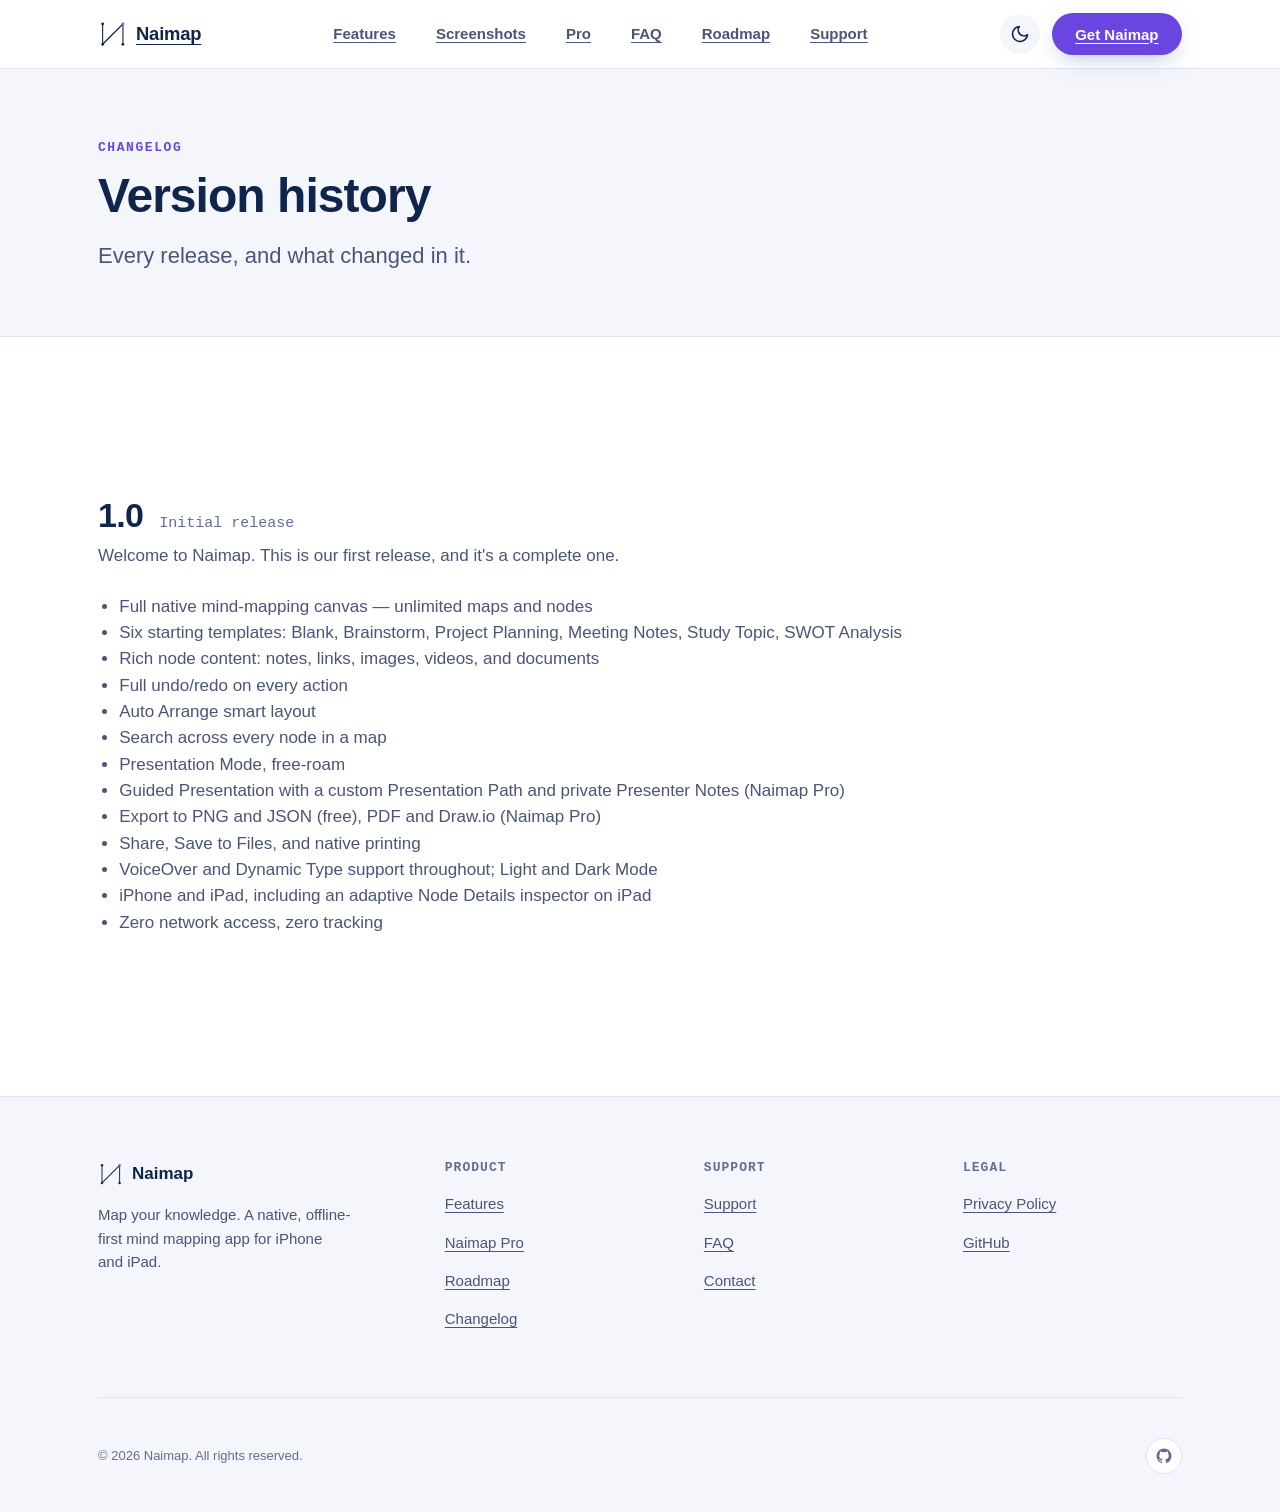
<file: changelog.html>
<!doctype html>
<html lang="en" class="no-js">
<head>
<meta charset="utf-8">
<title>Changelog — Naimap</title>
<meta name="viewport" content="width=device-width, initial-scale=1">
<meta name="referrer" content="strict-origin-when-cross-origin">
<meta name="author" content="Naimap">
<meta name="description" content="Naimap version history, starting with 1.0 — every major feature delivered, in order.">
<link rel="canonical" href="https://iannetta.github.io/naimap-website/changelog.html">
<link rel="shortcut icon" href="./favicon.ico">
<link rel="icon" type="image/svg+xml" href="./assets/images/logo/logo-symbol.svg">
<link rel="icon" href="./assets/images/icons/icon-32.png" sizes="32x32" type="image/png">
<link rel="icon" href="./assets/images/icons/icon-192.png" sizes="192x192" type="image/png">
<link rel="apple-touch-icon" href="./assets/images/icons/icon-180.png">
<link rel="manifest" href="./site.webmanifest">
<meta name="theme-color" media="(prefers-color-scheme: light)" content="#FFFFFF">
<meta name="theme-color" media="(prefers-color-scheme: dark)" content="#0A1024">
<meta property="og:type" content="website"><meta property="og:site_name" content="Naimap">
<meta property="og:title" content="Changelog — Naimap"><meta property="og:description" content="Naimap version history.">
<meta property="og:url" content="https://iannetta.github.io/naimap-website/changelog.html"><meta property="og:image" content="https://iannetta.github.io/naimap-website/assets/images/social/og-default.png">
<meta name="twitter:card" content="summary_large_image"><meta name="twitter:title" content="Changelog — Naimap"><meta name="twitter:image" content="https://iannetta.github.io/naimap-website/assets/images/social/og-default.png">
<link rel="stylesheet" href="./assets/css/style.css">
</head>
<body>
<a class="skip-link" href="#main">Skip to content</a>
<header class="site-header">
  <div class="container nav">
    <a class="nav-brand" href="./index.html"><svg width="30" height="30" viewBox="0 0 44 44" aria-hidden="true" focusable="false"><g transform="translate(2,2) scale(0.454545) translate(-6,-7)"><line x1="16.5" y1="18.7" x2="16.5" y2="84.2" stroke="currentColor" stroke-width="3.6" stroke-linecap="round"/><line x1="82" y1="18.7" x2="82" y2="84.2" stroke="currentColor" stroke-width="3.6" stroke-linecap="round"/><line x1="16.5" y1="84.2" x2="82" y2="18.7" stroke="currentColor" stroke-width="3.88" stroke-linecap="round"/><circle cx="16.5" cy="18.7" r="4.5" fill="currentColor"/><circle cx="16.5" cy="84.2" r="4.5" fill="currentColor"/><circle cx="82" cy="84.2" r="4.5" fill="currentColor"/><circle cx="82" cy="18.7" r="4.7" fill="var(--accent)"/></g></svg> Naimap</a>
    <nav aria-label="Primary">
      <ul class="nav-links">
        <li><a href="./features.html">Features</a></li><li><a href="./index.html#screenshots">Screenshots</a></li><li><a href="./index.html#pro">Pro</a></li>
        <li><a href="./faq.html">FAQ</a></li><li><a href="./roadmap.html">Roadmap</a></li><li><a href="./support.html">Support</a></li>
      </ul>
    </nav>
    <div class="nav-actions">
      <button class="theme-toggle" data-theme-toggle type="button" aria-label="Toggle dark mode">
        <svg class="icon-moon" viewBox="0 0 24 24" fill="none" stroke="currentColor" stroke-width="2" stroke-linecap="round" stroke-linejoin="round" aria-hidden="true"><path d="M21 12.79A9 9 0 1 1 11.21 3 7 7 0 0 0 21 12.79Z"/></svg>
        <svg class="icon-sun" viewBox="0 0 24 24" fill="none" stroke="currentColor" stroke-width="2" stroke-linecap="round" stroke-linejoin="round" aria-hidden="true"><circle cx="12" cy="12" r="4"/><path d="M12 2v2M12 20v2M4.93 4.93l1.41 1.41M17.66 17.66l1.41 1.41M2 12h2M20 12h2M4.93 19.07l1.41-1.41M17.66 6.34l1.41-1.41"/></svg>
      </button>
      <a class="btn btn--primary" href="./index.html#download">Get Naimap</a>
      <button class="nav-toggle" data-nav-toggle type="button" aria-expanded="false" aria-controls="nav-mobile" aria-label="Toggle menu"><span></span></button>
    </div>
  </div>
  <div class="container">
    <ul class="nav-mobile" id="nav-mobile" data-nav-mobile>
      <li><a href="./features.html">Features</a></li><li><a href="./index.html#screenshots">Screenshots</a></li><li><a href="./index.html#pro">Naimap Pro</a></li>
      <li><a href="./faq.html">FAQ</a></li><li><a href="./roadmap.html">Roadmap</a></li><li><a href="./changelog.html">Changelog</a></li>
      <li><a href="./support.html">Support</a></li><li><a href="./contact.html">Contact</a></li>
      <li><a class="btn btn--primary btn--block" href="./index.html#download">Get Naimap</a></li>
    </ul>
  </div>
</header>

<main id="main">
  <section class="page-hero">
    <div class="container">
      <p class="eyebrow">Changelog</p>
      <h1>Version history</h1>
      <p class="lede">Every release, and what changed in it.</p>
    </div>
  </section>

  <section class="section">
    <div class="container">

      <article class="changelog-entry">
        <div class="changelog-version">
          <h2>1.0</h2>
          <span class="changelog-date">Initial release</span>
        </div>
        <p style="color:var(--text-secondary); margin-bottom:var(--space-md);">Welcome to Naimap. This is our first release, and it's a complete one.</p>
        <ul style="color:var(--text-secondary);">
          <li>Full native mind-mapping canvas — unlimited maps and nodes</li>
          <li>Six starting templates: Blank, Brainstorm, Project Planning, Meeting Notes, Study Topic, SWOT Analysis</li>
          <li>Rich node content: notes, links, images, videos, and documents</li>
          <li>Full undo/redo on every action</li>
          <li>Auto Arrange smart layout</li>
          <li>Search across every node in a map</li>
          <li>Presentation Mode, free-roam</li>
          <li>Guided Presentation with a custom Presentation Path and private Presenter Notes (Naimap Pro)</li>
          <li>Export to PNG and JSON (free), PDF and Draw.io (Naimap Pro)</li>
          <li>Share, Save to Files, and native printing</li>
          <li>VoiceOver and Dynamic Type support throughout; Light and Dark Mode</li>
          <li>iPhone and iPad, including an adaptive Node Details inspector on iPad</li>
          <li>Zero network access, zero tracking</li>
        </ul>
      </article>

    </div>
  </section>
</main>

<footer class="site-footer">
  <div class="container">
    <div class="footer-grid">
      <div><div class="footer-brand"><svg width="26" height="26" viewBox="0 0 44 44" aria-hidden="true" focusable="false"><g transform="translate(2,2) scale(0.454545) translate(-6,-7)"><line x1="16.5" y1="18.7" x2="16.5" y2="84.2" stroke="currentColor" stroke-width="3.6" stroke-linecap="round"/><line x1="82" y1="18.7" x2="82" y2="84.2" stroke="currentColor" stroke-width="3.6" stroke-linecap="round"/><line x1="16.5" y1="84.2" x2="82" y2="18.7" stroke="currentColor" stroke-width="3.88" stroke-linecap="round"/><circle cx="16.5" cy="18.7" r="4.5" fill="currentColor"/><circle cx="16.5" cy="84.2" r="4.5" fill="currentColor"/><circle cx="82" cy="84.2" r="4.5" fill="currentColor"/><circle cx="82" cy="18.7" r="4.7" fill="var(--accent)"/></g></svg> Naimap</div><p style="color: var(--text-secondary); font-size: var(--step-small); max-width: 32ch;">Map your knowledge. A native, offline-first mind mapping app for iPhone and iPad.</p></div>
      <div class="footer-col"><h3>Product</h3><ul><li><a href="./features.html">Features</a></li><li><a href="./index.html#pro">Naimap Pro</a></li><li><a href="./roadmap.html">Roadmap</a></li><li><a href="./changelog.html" aria-current="page">Changelog</a></li></ul></div>
      <div class="footer-col"><h3>Support</h3><ul><li><a href="./support.html">Support</a></li><li><a href="./faq.html">FAQ</a></li><li><a href="./contact.html">Contact</a></li></ul></div>
      <div class="footer-col"><h3>Legal</h3><ul><li><a href="./privacy.html">Privacy Policy</a></li><li><a href="https://github.com/iannetta/naimap-website" rel="noopener">GitHub</a></li></ul></div>
    </div>
    <div class="footer-bottom">
      <span>© <span data-current-year>2026</span> Naimap. All rights reserved.</span>
      <div class="footer-social"><a href="https://github.com/iannetta/naimap-website" rel="noopener" aria-label="Naimap on GitHub"><svg viewBox="0 0 24 24" fill="currentColor" aria-hidden="true"><path d="M12 2a10 10 0 0 0-3.16 19.49c.5.09.68-.22.68-.48v-1.7c-2.78.6-3.37-1.34-3.37-1.34-.46-1.16-1.11-1.47-1.11-1.47-.91-.62.07-.6.07-.6 1 .07 1.53 1.03 1.53 1.03.89 1.52 2.34 1.08 2.91.83.09-.65.35-1.08.63-1.33-2.22-.25-4.56-1.11-4.56-4.95 0-1.09.39-1.99 1.03-2.69-.1-.25-.45-1.27.1-2.65 0 0 .84-.27 2.75 1.02a9.4 9.4 0 0 1 5 0c1.91-1.3 2.75-1.02 2.75-1.02.55 1.38.2 2.4.1 2.65.64.7 1.03 1.6 1.03 2.69 0 3.85-2.34 4.7-4.57 4.94.36.31.68.92.68 1.85v2.74c0 .27.18.58.69.48A10 10 0 0 0 12 2Z"/></svg></a></div>
    </div>
  </div>
</footer>
<script src="./assets/js/main.js" defer></script>
</body>
</html>
</file>
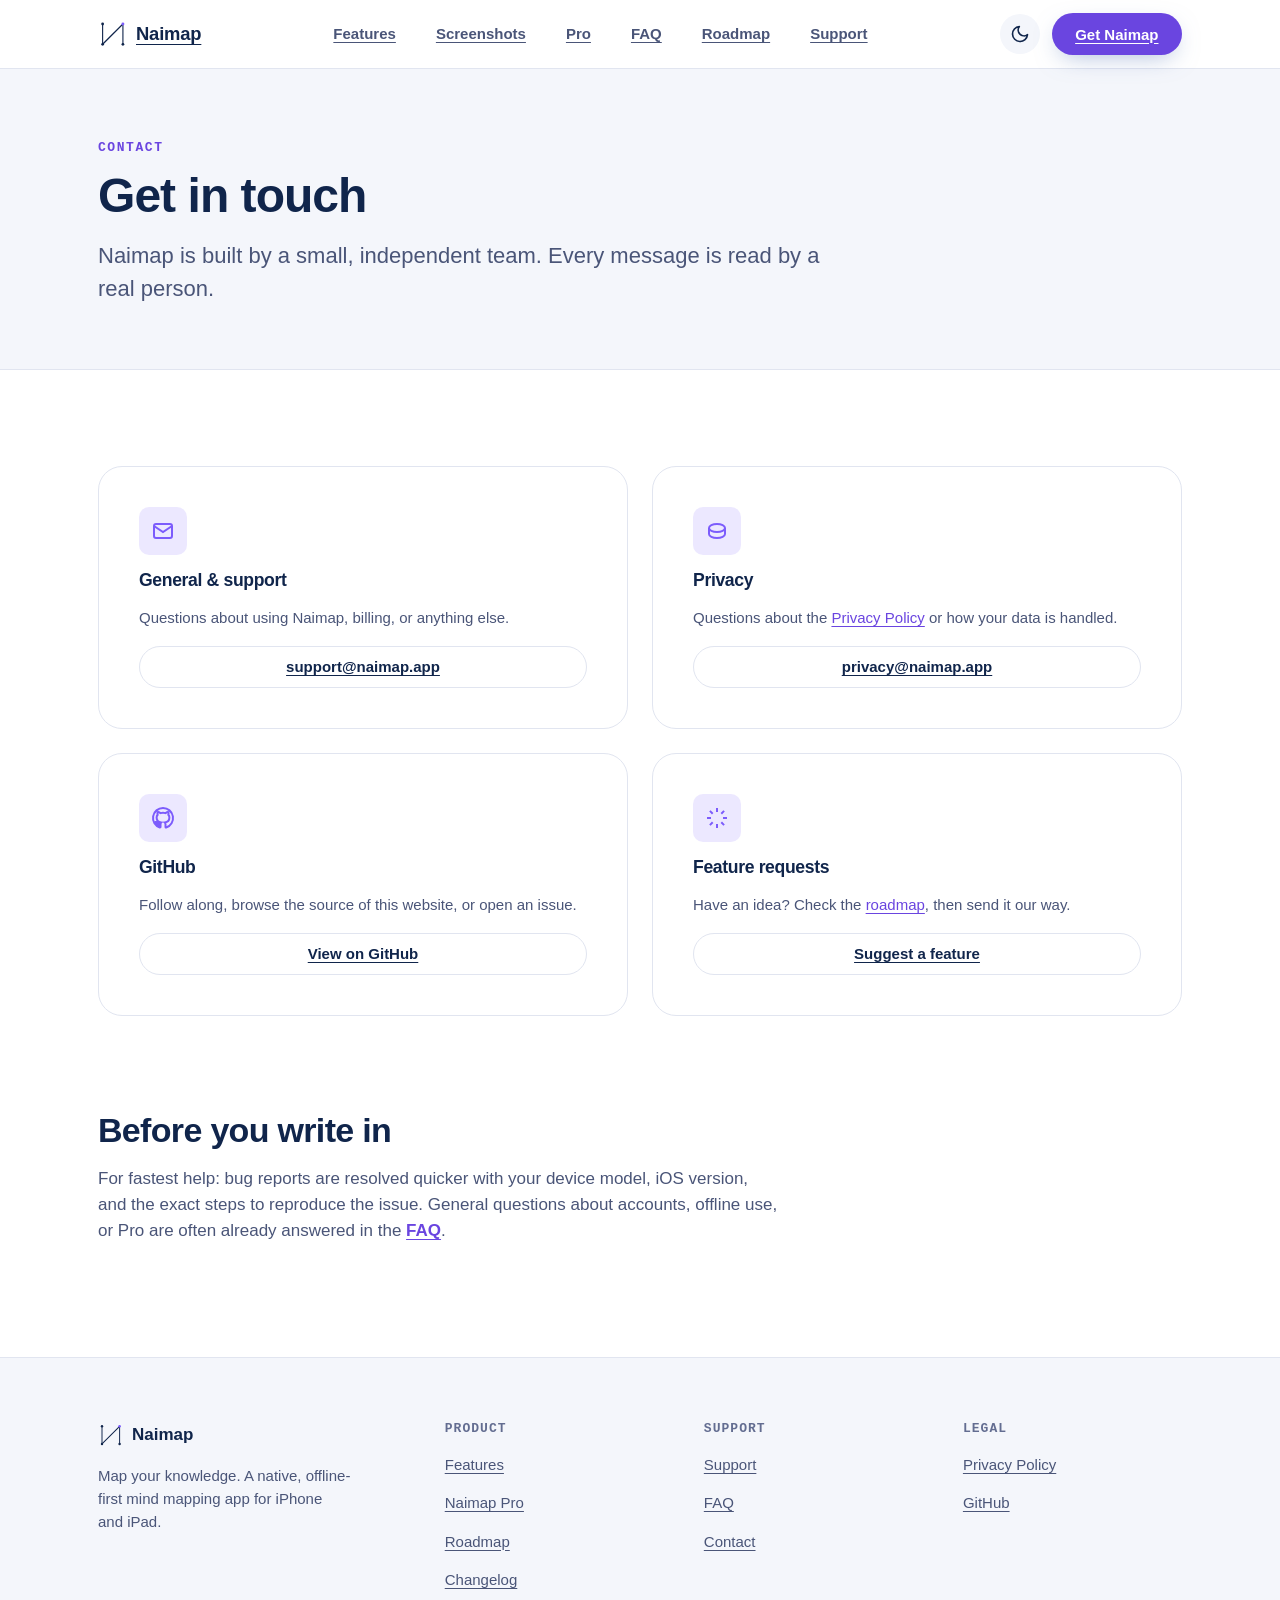
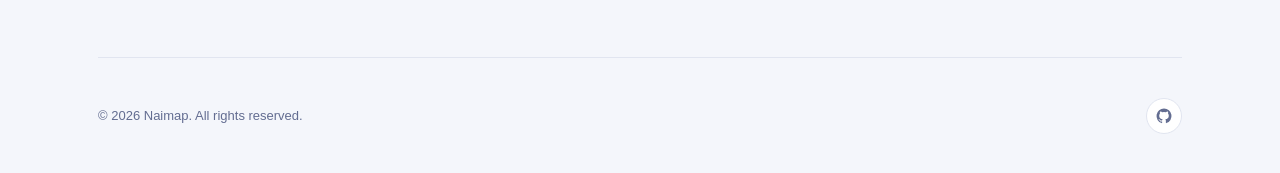
<file: contact.html>
<!doctype html>
<html lang="en" class="no-js">
<head>
<meta charset="utf-8">
<title>Contact — Naimap</title>
<meta name="viewport" content="width=device-width, initial-scale=1">
<meta name="referrer" content="strict-origin-when-cross-origin">
<meta name="author" content="Naimap">
<meta name="description" content="Get in touch with the Naimap team — support, feedback, press, or anything else.">
<link rel="canonical" href="https://iannetta.github.io/naimap-website/contact.html">
<link rel="shortcut icon" href="./favicon.ico">
<link rel="icon" type="image/svg+xml" href="./assets/images/logo/logo-symbol.svg">
<link rel="icon" href="./assets/images/icons/icon-32.png" sizes="32x32" type="image/png">
<link rel="icon" href="./assets/images/icons/icon-192.png" sizes="192x192" type="image/png">
<link rel="apple-touch-icon" href="./assets/images/icons/icon-180.png">
<link rel="manifest" href="./site.webmanifest">
<meta name="theme-color" media="(prefers-color-scheme: light)" content="#FFFFFF">
<meta name="theme-color" media="(prefers-color-scheme: dark)" content="#0A1024">
<meta property="og:type" content="website"><meta property="og:site_name" content="Naimap">
<meta property="og:title" content="Contact — Naimap"><meta property="og:description" content="Get in touch with the Naimap team.">
<meta property="og:url" content="https://iannetta.github.io/naimap-website/contact.html"><meta property="og:image" content="https://iannetta.github.io/naimap-website/assets/images/social/og-default.png">
<meta name="twitter:card" content="summary_large_image"><meta name="twitter:title" content="Contact — Naimap"><meta name="twitter:image" content="https://iannetta.github.io/naimap-website/assets/images/social/og-default.png">
<link rel="stylesheet" href="./assets/css/style.css">
</head>
<body>
<a class="skip-link" href="#main">Skip to content</a>
<header class="site-header">
  <div class="container nav">
    <a class="nav-brand" href="./index.html"><svg width="30" height="30" viewBox="0 0 44 44" aria-hidden="true" focusable="false"><g transform="translate(2,2) scale(0.454545) translate(-6,-7)"><line x1="16.5" y1="18.7" x2="16.5" y2="84.2" stroke="currentColor" stroke-width="3.6" stroke-linecap="round"/><line x1="82" y1="18.7" x2="82" y2="84.2" stroke="currentColor" stroke-width="3.6" stroke-linecap="round"/><line x1="16.5" y1="84.2" x2="82" y2="18.7" stroke="currentColor" stroke-width="3.88" stroke-linecap="round"/><circle cx="16.5" cy="18.7" r="4.5" fill="currentColor"/><circle cx="16.5" cy="84.2" r="4.5" fill="currentColor"/><circle cx="82" cy="84.2" r="4.5" fill="currentColor"/><circle cx="82" cy="18.7" r="4.7" fill="var(--accent)"/></g></svg> Naimap</a>
    <nav aria-label="Primary">
      <ul class="nav-links">
        <li><a href="./features.html">Features</a></li><li><a href="./index.html#screenshots">Screenshots</a></li><li><a href="./index.html#pro">Pro</a></li>
        <li><a href="./faq.html">FAQ</a></li><li><a href="./roadmap.html">Roadmap</a></li><li><a href="./support.html">Support</a></li>
      </ul>
    </nav>
    <div class="nav-actions">
      <button class="theme-toggle" data-theme-toggle type="button" aria-label="Toggle dark mode">
        <svg class="icon-moon" viewBox="0 0 24 24" fill="none" stroke="currentColor" stroke-width="2" stroke-linecap="round" stroke-linejoin="round" aria-hidden="true"><path d="M21 12.79A9 9 0 1 1 11.21 3 7 7 0 0 0 21 12.79Z"/></svg>
        <svg class="icon-sun" viewBox="0 0 24 24" fill="none" stroke="currentColor" stroke-width="2" stroke-linecap="round" stroke-linejoin="round" aria-hidden="true"><circle cx="12" cy="12" r="4"/><path d="M12 2v2M12 20v2M4.93 4.93l1.41 1.41M17.66 17.66l1.41 1.41M2 12h2M20 12h2M4.93 19.07l1.41-1.41M17.66 6.34l1.41-1.41"/></svg>
      </button>
      <a class="btn btn--primary" href="./index.html#download">Get Naimap</a>
      <button class="nav-toggle" data-nav-toggle type="button" aria-expanded="false" aria-controls="nav-mobile" aria-label="Toggle menu"><span></span></button>
    </div>
  </div>
  <div class="container">
    <ul class="nav-mobile" id="nav-mobile" data-nav-mobile>
      <li><a href="./features.html">Features</a></li><li><a href="./index.html#screenshots">Screenshots</a></li><li><a href="./index.html#pro">Naimap Pro</a></li>
      <li><a href="./faq.html">FAQ</a></li><li><a href="./roadmap.html">Roadmap</a></li><li><a href="./changelog.html">Changelog</a></li>
      <li><a href="./support.html">Support</a></li><li><a href="./contact.html" aria-current="page">Contact</a></li>
      <li><a class="btn btn--primary btn--block" href="./index.html#download">Get Naimap</a></li>
    </ul>
  </div>
</header>

<main id="main">
  <section class="page-hero">
    <div class="container">
      <p class="eyebrow">Contact</p>
      <h1>Get in touch</h1>
      <p class="lede">Naimap is built by a small, independent team. Every message is read by a real person.</p>
    </div>
  </section>

  <section class="section">
    <div class="container">
      <h2 class="visually-hidden">Ways to reach us</h2>
      <div class="contact-grid">
        <div class="contact-card" data-reveal>
          <div class="feature-icon"><svg viewBox="0 0 24 24" fill="none" stroke="currentColor" stroke-width="2" aria-hidden="true"><rect x="3" y="5" width="18" height="14" rx="2"/><path d="m3 7 9 6 9-6"/></svg></div>
          <h3>General &amp; support</h3>
          <p>Questions about using Naimap, billing, or anything else.</p>
          <a class="btn btn--secondary" href="mailto:support@naimap.app">support@naimap.app</a>
        </div>
        <div class="contact-card" data-reveal>
          <div class="feature-icon"><svg viewBox="0 0 24 24" fill="none" stroke="currentColor" stroke-width="2" aria-hidden="true"><path d="M12 19c-4.4 0-8-1.8-8-4V9c0-2.2 3.6-4 8-4s8 1.8 8 4v6c0 2.2-3.6 4-8 4Z"/><path d="M4 9c0 2.2 3.6 4 8 4s8-1.8 8-4"/></svg></div>
          <h3>Privacy</h3>
          <p>Questions about the <a href="./privacy.html" style="color:var(--accent-text)">Privacy Policy</a> or how your data is handled.</p>
          <a class="btn btn--secondary" href="mailto:privacy@naimap.app">privacy@naimap.app</a>
        </div>
        <div class="contact-card" data-reveal>
          <div class="feature-icon"><svg viewBox="0 0 24 24" fill="none" stroke="currentColor" stroke-width="2" aria-hidden="true"><path d="M12 2a10 10 0 0 0-3.16 19.49c.5.09.68-.22.68-.48v-1.7c-2.78.6-3.37-1.34-3.37-1.34-.46-1.16-1.11-1.47-1.11-1.47-.91-.62.07-.6.07-.6 1 .07 1.53 1.03 1.53 1.03.89 1.52 2.34 1.08 2.91.83.09-.65.35-1.08.63-1.33-2.22-.25-4.56-1.11-4.56-4.95 0-1.09.39-1.99 1.03-2.69-.1-.25-.45-1.27.1-2.65 0 0 .84-.27 2.75 1.02a9.4 9.4 0 0 1 5 0c1.91-1.3 2.75-1.02 2.75-1.02.55 1.38.2 2.4.1 2.65.64.7 1.03 1.6 1.03 2.69 0 3.85-2.34 4.7-4.57 4.94.36.31.68.92.68 1.85v2.74c0 .27.18.58.69.48A10 10 0 0 0 12 2Z"/></svg></div>
          <h3>GitHub</h3>
          <p>Follow along, browse the source of this website, or open an issue.</p>
          <a class="btn btn--secondary" href="https://github.com/iannetta/naimap-website" rel="noopener">View on GitHub</a>
        </div>
        <div class="contact-card" data-reveal>
          <div class="feature-icon"><svg viewBox="0 0 24 24" fill="none" stroke="currentColor" stroke-width="2" aria-hidden="true"><path d="M12 2v4M12 18v4M4.9 4.9l2.8 2.8M16.3 16.3l2.8 2.8M2 12h4M18 12h4M4.9 19.1l2.8-2.8M16.3 7.7l2.8-2.8"/></svg></div>
          <h3>Feature requests</h3>
          <p>Have an idea? Check the <a href="./roadmap.html" style="color:var(--accent-text)">roadmap</a>, then send it our way.</p>
          <a class="btn btn--secondary" href="mailto:support@naimap.app?subject=Feature%20request">Suggest a feature</a>
        </div>
      </div>

      <div class="prose" style="margin-top:var(--space-2xl);">
        <h2>Before you write in</h2>
        <p>For fastest help: bug reports are resolved quicker with your device model, iOS version, and the exact steps to reproduce the issue. General questions about accounts, offline use, or Pro are often already answered in the <a href="./faq.html">FAQ</a>.</p>
      </div>
    </div>
  </section>
</main>

<footer class="site-footer">
  <div class="container">
    <div class="footer-grid">
      <div><div class="footer-brand"><svg width="26" height="26" viewBox="0 0 44 44" aria-hidden="true" focusable="false"><g transform="translate(2,2) scale(0.454545) translate(-6,-7)"><line x1="16.5" y1="18.7" x2="16.5" y2="84.2" stroke="currentColor" stroke-width="3.6" stroke-linecap="round"/><line x1="82" y1="18.7" x2="82" y2="84.2" stroke="currentColor" stroke-width="3.6" stroke-linecap="round"/><line x1="16.5" y1="84.2" x2="82" y2="18.7" stroke="currentColor" stroke-width="3.88" stroke-linecap="round"/><circle cx="16.5" cy="18.7" r="4.5" fill="currentColor"/><circle cx="16.5" cy="84.2" r="4.5" fill="currentColor"/><circle cx="82" cy="84.2" r="4.5" fill="currentColor"/><circle cx="82" cy="18.7" r="4.7" fill="var(--accent)"/></g></svg> Naimap</div><p style="color: var(--text-secondary); font-size: var(--step-small); max-width: 32ch;">Map your knowledge. A native, offline-first mind mapping app for iPhone and iPad.</p></div>
      <div class="footer-col"><h3>Product</h3><ul><li><a href="./features.html">Features</a></li><li><a href="./index.html#pro">Naimap Pro</a></li><li><a href="./roadmap.html">Roadmap</a></li><li><a href="./changelog.html">Changelog</a></li></ul></div>
      <div class="footer-col"><h3>Support</h3><ul><li><a href="./support.html">Support</a></li><li><a href="./faq.html">FAQ</a></li><li><a href="./contact.html" aria-current="page">Contact</a></li></ul></div>
      <div class="footer-col"><h3>Legal</h3><ul><li><a href="./privacy.html">Privacy Policy</a></li><li><a href="https://github.com/iannetta/naimap-website" rel="noopener">GitHub</a></li></ul></div>
    </div>
    <div class="footer-bottom">
      <span>© <span data-current-year>2026</span> Naimap. All rights reserved.</span>
      <div class="footer-social"><a href="https://github.com/iannetta/naimap-website" rel="noopener" aria-label="Naimap on GitHub"><svg viewBox="0 0 24 24" fill="currentColor" aria-hidden="true"><path d="M12 2a10 10 0 0 0-3.16 19.49c.5.09.68-.22.68-.48v-1.7c-2.78.6-3.37-1.34-3.37-1.34-.46-1.16-1.11-1.47-1.11-1.47-.91-.62.07-.6.07-.6 1 .07 1.53 1.03 1.53 1.03.89 1.52 2.34 1.08 2.91.83.09-.65.35-1.08.63-1.33-2.22-.25-4.56-1.11-4.56-4.95 0-1.09.39-1.99 1.03-2.69-.1-.25-.45-1.27.1-2.65 0 0 .84-.27 2.75 1.02a9.4 9.4 0 0 1 5 0c1.91-1.3 2.75-1.02 2.75-1.02.55 1.38.2 2.4.1 2.65.64.7 1.03 1.6 1.03 2.69 0 3.85-2.34 4.7-4.57 4.94.36.31.68.92.68 1.85v2.74c0 .27.18.58.69.48A10 10 0 0 0 12 2Z"/></svg></a></div>
    </div>
  </div>
</footer>
<script src="./assets/js/main.js" defer></script>
</body>
</html>
</file>
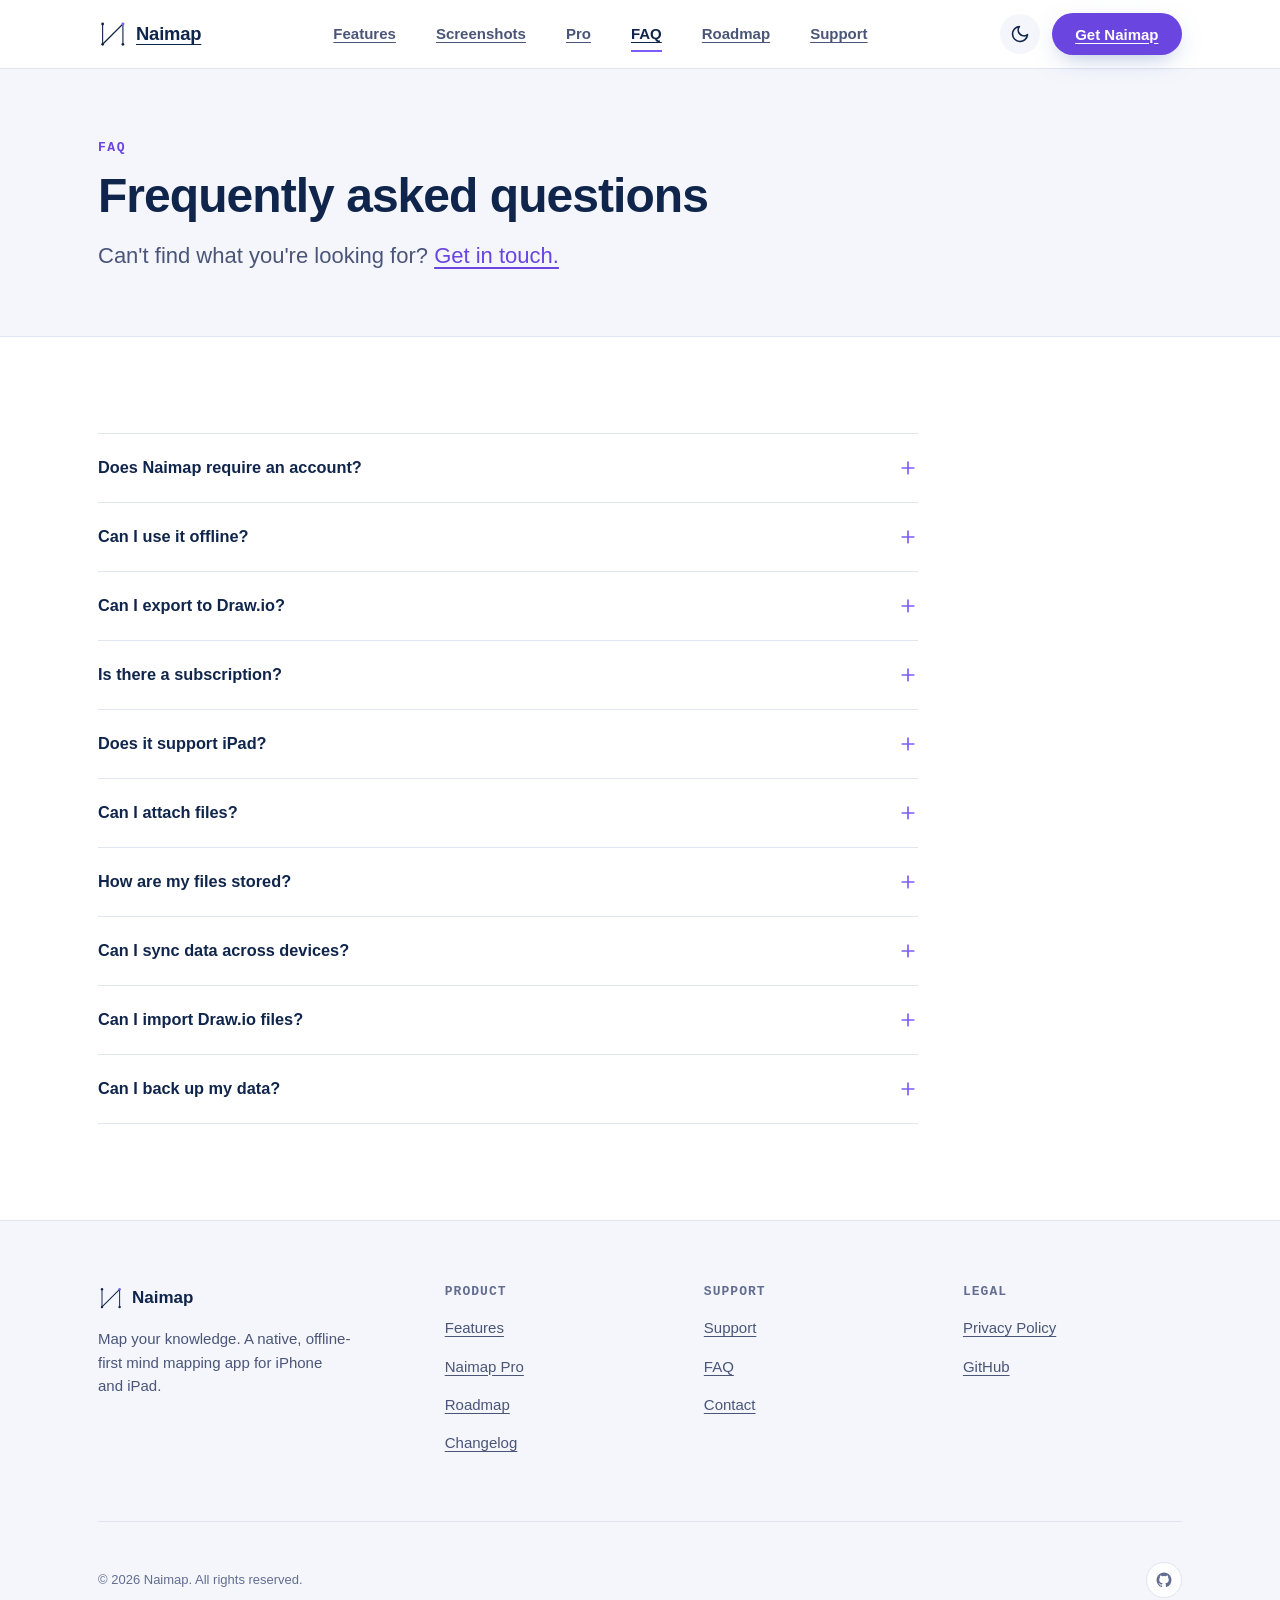
<file: faq.html>
<!doctype html>
<html lang="en" class="no-js">
<head>
<meta charset="utf-8">
<title>FAQ — Naimap</title>
<meta name="viewport" content="width=device-width, initial-scale=1">
<meta name="referrer" content="strict-origin-when-cross-origin">
<meta name="author" content="Naimap">
<meta name="description" content="Frequently asked questions about Naimap: accounts, offline use, Draw.io export, subscriptions, iPad support, backups, and more.">
<link rel="canonical" href="https://iannetta.github.io/naimap-website/faq.html">
<link rel="shortcut icon" href="./favicon.ico">
<link rel="icon" type="image/svg+xml" href="./assets/images/logo/logo-symbol.svg">
<link rel="icon" href="./assets/images/icons/icon-32.png" sizes="32x32" type="image/png">
<link rel="icon" href="./assets/images/icons/icon-192.png" sizes="192x192" type="image/png">
<link rel="apple-touch-icon" href="./assets/images/icons/icon-180.png">
<link rel="manifest" href="./site.webmanifest">
<meta name="theme-color" media="(prefers-color-scheme: light)" content="#FFFFFF">
<meta name="theme-color" media="(prefers-color-scheme: dark)" content="#0A1024">
<meta property="og:type" content="website"><meta property="og:site_name" content="Naimap">
<meta property="og:title" content="FAQ — Naimap"><meta property="og:description" content="Answers to the most common Naimap questions.">
<meta property="og:url" content="https://iannetta.github.io/naimap-website/faq.html"><meta property="og:image" content="https://iannetta.github.io/naimap-website/assets/images/social/og-default.png">
<meta name="twitter:card" content="summary_large_image"><meta name="twitter:title" content="FAQ — Naimap"><meta name="twitter:image" content="https://iannetta.github.io/naimap-website/assets/images/social/og-default.png">
<link rel="stylesheet" href="./assets/css/style.css">
<script type="application/ld+json">
{
  "@context": "https://schema.org",
  "@type": "FAQPage",
  "mainEntity": [
    {"@type":"Question","name":"Does Naimap require an account?","acceptedAnswer":{"@type":"Answer","text":"No. Naimap never asks you to sign in, register, or create a profile. Open the app and start mapping immediately."}},
    {"@type":"Question","name":"Can I use it offline?","acceptedAnswer":{"@type":"Answer","text":"Yes, always. Naimap makes no network calls of any kind, so every feature works identically with or without a connection."}},
    {"@type":"Question","name":"Can I export to Draw.io?","acceptedAnswer":{"@type":"Answer","text":"Yes, with Naimap Pro. Export any full map as a genuine .drawio file, ready to open in diagrams.net or any compatible tool."}},
    {"@type":"Question","name":"Is there a subscription?","acceptedAnswer":{"@type":"Answer","text":"No. Naimap Pro is a single Lifetime purchase. There is no subscription, trial period that converts to a charge, or recurring billing of any kind."}},
    {"@type":"Question","name":"Does it support iPad?","acceptedAnswer":{"@type":"Answer","text":"Yes. Naimap is a native iPhone and iPad app. On iPad, Node Details open as a side inspector so your canvas stays visible and interactive."}},
    {"@type":"Question","name":"Can I attach files?","acceptedAnswer":{"@type":"Answer","text":"Yes. Any node can carry photos, videos, and documents from your library or the Files app, alongside notes and links."}},
    {"@type":"Question","name":"How are my files stored?","acceptedAnswer":{"@type":"Answer","text":"Entirely on your device, using Apple's on-device storage frameworks. Naimap has no server and never uploads your data."}},
    {"@type":"Question","name":"Can I sync data?","acceptedAnswer":{"@type":"Answer","text":"Not yet. iCloud Sync is on the public roadmap as a planned feature."}},
    {"@type":"Question","name":"Can I import Draw.io files?","acceptedAnswer":{"@type":"Answer","text":"Not currently. Naimap 1.0 supports Draw.io export only; import is a possible future addition, not yet scheduled."}},
    {"@type":"Question","name":"Can I back up my data?","acceptedAnswer":{"@type":"Answer","text":"Yes. Export any map as a JSON backup (free) or PDF (Pro) at any time, and store it wherever you like via the system share sheet or Save to Files."}}
  ]
}
</script>
</head>
<body>
<a class="skip-link" href="#main">Skip to content</a>
<header class="site-header">
  <div class="container nav">
    <a class="nav-brand" href="./index.html"><svg width="30" height="30" viewBox="0 0 44 44" aria-hidden="true" focusable="false"><g transform="translate(2,2) scale(0.454545) translate(-6,-7)"><line x1="16.5" y1="18.7" x2="16.5" y2="84.2" stroke="currentColor" stroke-width="3.6" stroke-linecap="round"/><line x1="82" y1="18.7" x2="82" y2="84.2" stroke="currentColor" stroke-width="3.6" stroke-linecap="round"/><line x1="16.5" y1="84.2" x2="82" y2="18.7" stroke="currentColor" stroke-width="3.88" stroke-linecap="round"/><circle cx="16.5" cy="18.7" r="4.5" fill="currentColor"/><circle cx="16.5" cy="84.2" r="4.5" fill="currentColor"/><circle cx="82" cy="84.2" r="4.5" fill="currentColor"/><circle cx="82" cy="18.7" r="4.7" fill="var(--accent)"/></g></svg> Naimap</a>
    <nav aria-label="Primary">
      <ul class="nav-links">
        <li><a href="./features.html">Features</a></li><li><a href="./index.html#screenshots">Screenshots</a></li><li><a href="./index.html#pro">Pro</a></li>
        <li><a href="./faq.html" aria-current="page">FAQ</a></li><li><a href="./roadmap.html">Roadmap</a></li><li><a href="./support.html">Support</a></li>
      </ul>
    </nav>
    <div class="nav-actions">
      <button class="theme-toggle" data-theme-toggle type="button" aria-label="Toggle dark mode">
        <svg class="icon-moon" viewBox="0 0 24 24" fill="none" stroke="currentColor" stroke-width="2" stroke-linecap="round" stroke-linejoin="round" aria-hidden="true"><path d="M21 12.79A9 9 0 1 1 11.21 3 7 7 0 0 0 21 12.79Z"/></svg>
        <svg class="icon-sun" viewBox="0 0 24 24" fill="none" stroke="currentColor" stroke-width="2" stroke-linecap="round" stroke-linejoin="round" aria-hidden="true"><circle cx="12" cy="12" r="4"/><path d="M12 2v2M12 20v2M4.93 4.93l1.41 1.41M17.66 17.66l1.41 1.41M2 12h2M20 12h2M4.93 19.07l1.41-1.41M17.66 6.34l1.41-1.41"/></svg>
      </button>
      <a class="btn btn--primary" href="./index.html#download">Get Naimap</a>
      <button class="nav-toggle" data-nav-toggle type="button" aria-expanded="false" aria-controls="nav-mobile" aria-label="Toggle menu"><span></span></button>
    </div>
  </div>
  <div class="container">
    <ul class="nav-mobile" id="nav-mobile" data-nav-mobile>
      <li><a href="./features.html">Features</a></li><li><a href="./index.html#screenshots">Screenshots</a></li><li><a href="./index.html#pro">Naimap Pro</a></li>
      <li><a href="./faq.html">FAQ</a></li><li><a href="./roadmap.html">Roadmap</a></li><li><a href="./changelog.html">Changelog</a></li>
      <li><a href="./support.html">Support</a></li><li><a href="./contact.html">Contact</a></li>
      <li><a class="btn btn--primary btn--block" href="./index.html#download">Get Naimap</a></li>
    </ul>
  </div>
</header>

<main id="main">
  <section class="page-hero">
    <div class="container">
      <p class="eyebrow">FAQ</p>
      <h1>Frequently asked questions</h1>
      <p class="lede">Can't find what you're looking for? <a href="./contact.html" style="color:var(--accent-text)">Get in touch.</a></p>
    </div>
  </section>

  <section class="section">
    <div class="container">
      <div class="accordion" data-accordion-single style="max-width: 820px;">

        <div class="accordion-item">
          <h2><button class="accordion-trigger" data-accordion-trigger aria-expanded="false">Does Naimap require an account?<svg viewBox="0 0 24 24" fill="none" stroke="currentColor" stroke-width="2" stroke-linecap="round" aria-hidden="true"><path d="M12 5v14M5 12h14"/></svg></button></h2>
          <div class="accordion-panel"><div><p>No. Naimap never asks you to sign in, register, or create a profile. Open the app and start mapping immediately.</p></div></div>
        </div>

        <div class="accordion-item">
          <h2><button class="accordion-trigger" data-accordion-trigger aria-expanded="false">Can I use it offline?<svg viewBox="0 0 24 24" fill="none" stroke="currentColor" stroke-width="2" stroke-linecap="round" aria-hidden="true"><path d="M12 5v14M5 12h14"/></svg></button></h2>
          <div class="accordion-panel"><div><p>Yes, always. Naimap makes no network calls of any kind, so every feature works identically with or without a connection.</p></div></div>
        </div>

        <div class="accordion-item">
          <h2><button class="accordion-trigger" data-accordion-trigger aria-expanded="false">Can I export to Draw.io?<svg viewBox="0 0 24 24" fill="none" stroke="currentColor" stroke-width="2" stroke-linecap="round" aria-hidden="true"><path d="M12 5v14M5 12h14"/></svg></button></h2>
          <div class="accordion-panel"><div><p>Yes, with Naimap Pro. Export any full map as a genuine <code>.drawio</code> file, ready to open in diagrams.net or any compatible tool.</p></div></div>
        </div>

        <div class="accordion-item">
          <h2><button class="accordion-trigger" data-accordion-trigger aria-expanded="false">Is there a subscription?<svg viewBox="0 0 24 24" fill="none" stroke="currentColor" stroke-width="2" stroke-linecap="round" aria-hidden="true"><path d="M12 5v14M5 12h14"/></svg></button></h2>
          <div class="accordion-panel"><div><p>No. Naimap Pro is a single Lifetime purchase. There's no subscription, no trial that silently converts to a charge, and no recurring billing of any kind.</p></div></div>
        </div>

        <div class="accordion-item">
          <h2><button class="accordion-trigger" data-accordion-trigger aria-expanded="false">Does it support iPad?<svg viewBox="0 0 24 24" fill="none" stroke="currentColor" stroke-width="2" stroke-linecap="round" aria-hidden="true"><path d="M12 5v14M5 12h14"/></svg></button></h2>
          <div class="accordion-panel"><div><p>Yes. Naimap is a native iPhone and iPad app. On iPad, Node Details open as a side inspector so your canvas stays visible and interactive alongside it.</p></div></div>
        </div>

        <div class="accordion-item">
          <h2><button class="accordion-trigger" data-accordion-trigger aria-expanded="false">Can I attach files?<svg viewBox="0 0 24 24" fill="none" stroke="currentColor" stroke-width="2" stroke-linecap="round" aria-hidden="true"><path d="M12 5v14M5 12h14"/></svg></button></h2>
          <div class="accordion-panel"><div><p>Yes. Any node can carry photos, videos, and documents from your library or the Files app, alongside notes and links.</p></div></div>
        </div>

        <div class="accordion-item">
          <h2><button class="accordion-trigger" data-accordion-trigger aria-expanded="false">How are my files stored?<svg viewBox="0 0 24 24" fill="none" stroke="currentColor" stroke-width="2" stroke-linecap="round" aria-hidden="true"><path d="M12 5v14M5 12h14"/></svg></button></h2>
          <div class="accordion-panel"><div><p>Entirely on your device, using Apple's on-device storage frameworks. Naimap has no server and never uploads your data — see the full <a href="./privacy.html">Privacy Policy</a>.</p></div></div>
        </div>

        <div class="accordion-item">
          <h2><button class="accordion-trigger" data-accordion-trigger aria-expanded="false">Can I sync data across devices?<svg viewBox="0 0 24 24" fill="none" stroke="currentColor" stroke-width="2" stroke-linecap="round" aria-hidden="true"><path d="M12 5v14M5 12h14"/></svg></button></h2>
          <div class="accordion-panel"><div><p>Not yet. iCloud Sync is on the public <a href="./roadmap.html">roadmap</a> as a planned feature.</p></div></div>
        </div>

        <div class="accordion-item">
          <h2><button class="accordion-trigger" data-accordion-trigger aria-expanded="false">Can I import Draw.io files?<svg viewBox="0 0 24 24" fill="none" stroke="currentColor" stroke-width="2" stroke-linecap="round" aria-hidden="true"><path d="M12 5v14M5 12h14"/></svg></button></h2>
          <div class="accordion-panel"><div><p>Not currently. Naimap 1.0 supports Draw.io <em>export</em> only; import is a possible future addition, not yet scheduled.</p></div></div>
        </div>

        <div class="accordion-item">
          <h2><button class="accordion-trigger" data-accordion-trigger aria-expanded="false">Can I back up my data?<svg viewBox="0 0 24 24" fill="none" stroke="currentColor" stroke-width="2" stroke-linecap="round" aria-hidden="true"><path d="M12 5v14M5 12h14"/></svg></button></h2>
          <div class="accordion-panel"><div><p>Yes. Export any map as a JSON backup (free) or PDF (Pro) at any time, and store it wherever you like via the system share sheet or Save to Files.</p></div></div>
        </div>

      </div>
    </div>
  </section>
</main>

<footer class="site-footer">
  <div class="container">
    <div class="footer-grid">
      <div><div class="footer-brand"><svg width="26" height="26" viewBox="0 0 44 44" aria-hidden="true" focusable="false"><g transform="translate(2,2) scale(0.454545) translate(-6,-7)"><line x1="16.5" y1="18.7" x2="16.5" y2="84.2" stroke="currentColor" stroke-width="3.6" stroke-linecap="round"/><line x1="82" y1="18.7" x2="82" y2="84.2" stroke="currentColor" stroke-width="3.6" stroke-linecap="round"/><line x1="16.5" y1="84.2" x2="82" y2="18.7" stroke="currentColor" stroke-width="3.88" stroke-linecap="round"/><circle cx="16.5" cy="18.7" r="4.5" fill="currentColor"/><circle cx="16.5" cy="84.2" r="4.5" fill="currentColor"/><circle cx="82" cy="84.2" r="4.5" fill="currentColor"/><circle cx="82" cy="18.7" r="4.7" fill="var(--accent)"/></g></svg> Naimap</div><p style="color: var(--text-secondary); font-size: var(--step-small); max-width: 32ch;">Map your knowledge. A native, offline-first mind mapping app for iPhone and iPad.</p></div>
      <div class="footer-col"><h3>Product</h3><ul><li><a href="./features.html">Features</a></li><li><a href="./index.html#pro">Naimap Pro</a></li><li><a href="./roadmap.html">Roadmap</a></li><li><a href="./changelog.html">Changelog</a></li></ul></div>
      <div class="footer-col"><h3>Support</h3><ul><li><a href="./support.html">Support</a></li><li><a href="./faq.html" aria-current="page">FAQ</a></li><li><a href="./contact.html">Contact</a></li></ul></div>
      <div class="footer-col"><h3>Legal</h3><ul><li><a href="./privacy.html">Privacy Policy</a></li><li><a href="https://github.com/iannetta/naimap-website" rel="noopener">GitHub</a></li></ul></div>
    </div>
    <div class="footer-bottom">
      <span>© <span data-current-year>2026</span> Naimap. All rights reserved.</span>
      <div class="footer-social"><a href="https://github.com/iannetta/naimap-website" rel="noopener" aria-label="Naimap on GitHub"><svg viewBox="0 0 24 24" fill="currentColor" aria-hidden="true"><path d="M12 2a10 10 0 0 0-3.16 19.49c.5.09.68-.22.68-.48v-1.7c-2.78.6-3.37-1.34-3.37-1.34-.46-1.16-1.11-1.47-1.11-1.47-.91-.62.07-.6.07-.6 1 .07 1.53 1.03 1.53 1.03.89 1.52 2.34 1.08 2.91.83.09-.65.35-1.08.63-1.33-2.22-.25-4.56-1.11-4.56-4.95 0-1.09.39-1.99 1.03-2.69-.1-.25-.45-1.27.1-2.65 0 0 .84-.27 2.75 1.02a9.4 9.4 0 0 1 5 0c1.91-1.3 2.75-1.02 2.75-1.02.55 1.38.2 2.4.1 2.65.64.7 1.03 1.6 1.03 2.69 0 3.85-2.34 4.7-4.57 4.94.36.31.68.92.68 1.85v2.74c0 .27.18.58.69.48A10 10 0 0 0 12 2Z"/></svg></a></div>
    </div>
  </div>
</footer>
<script src="./assets/js/main.js" defer></script>
</body>
</html>
</file>
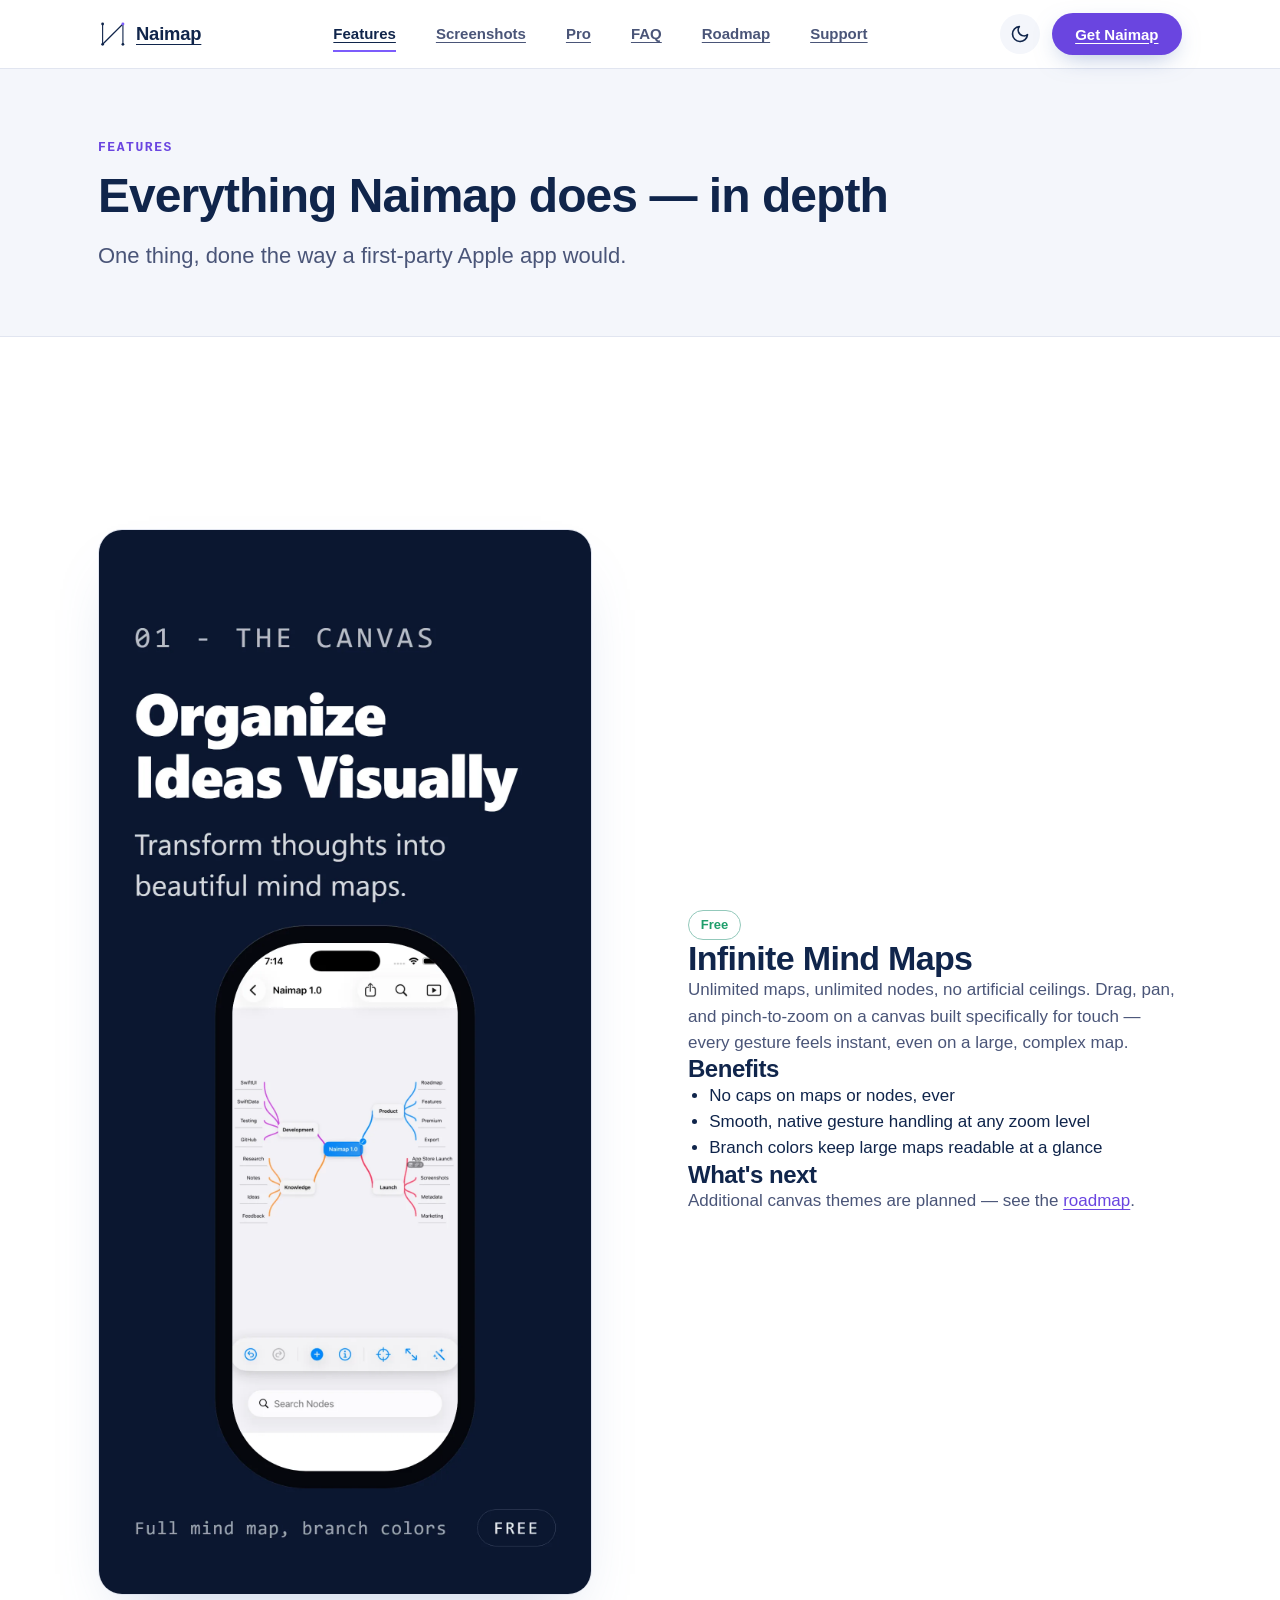
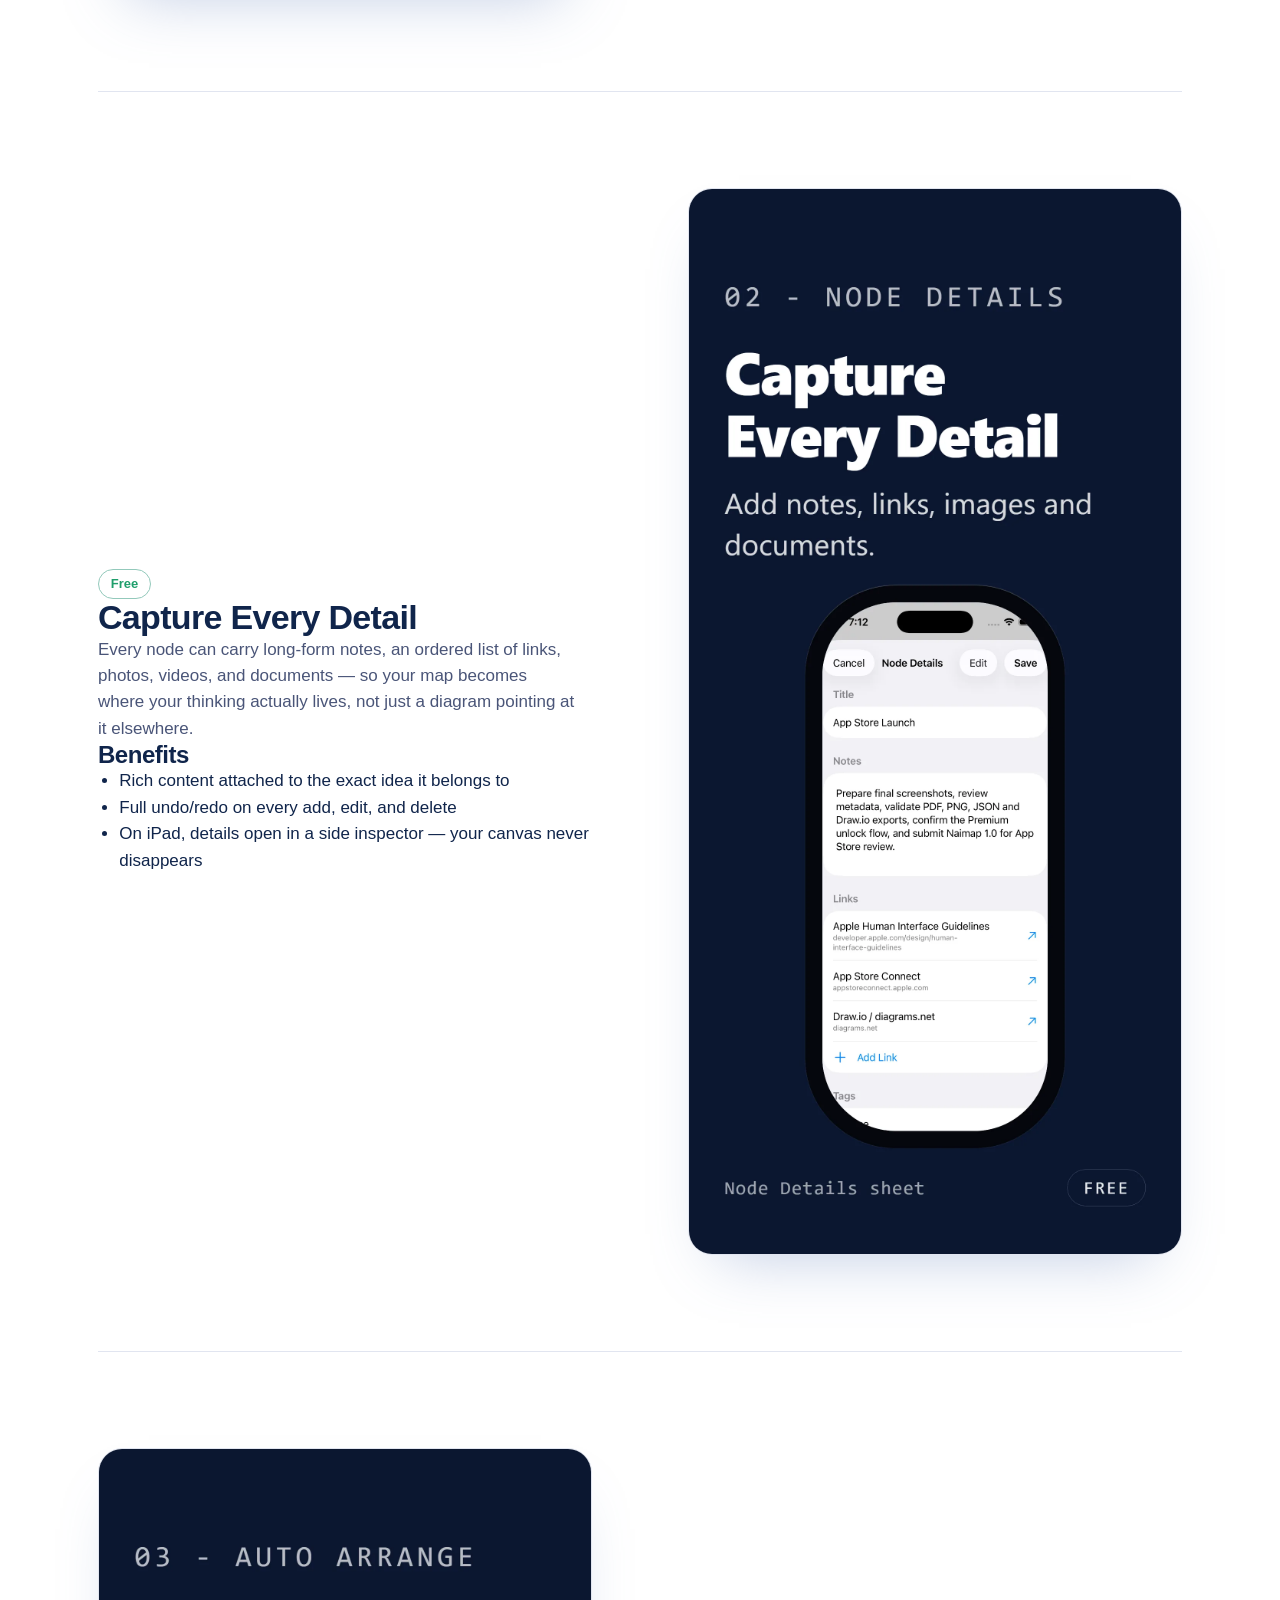
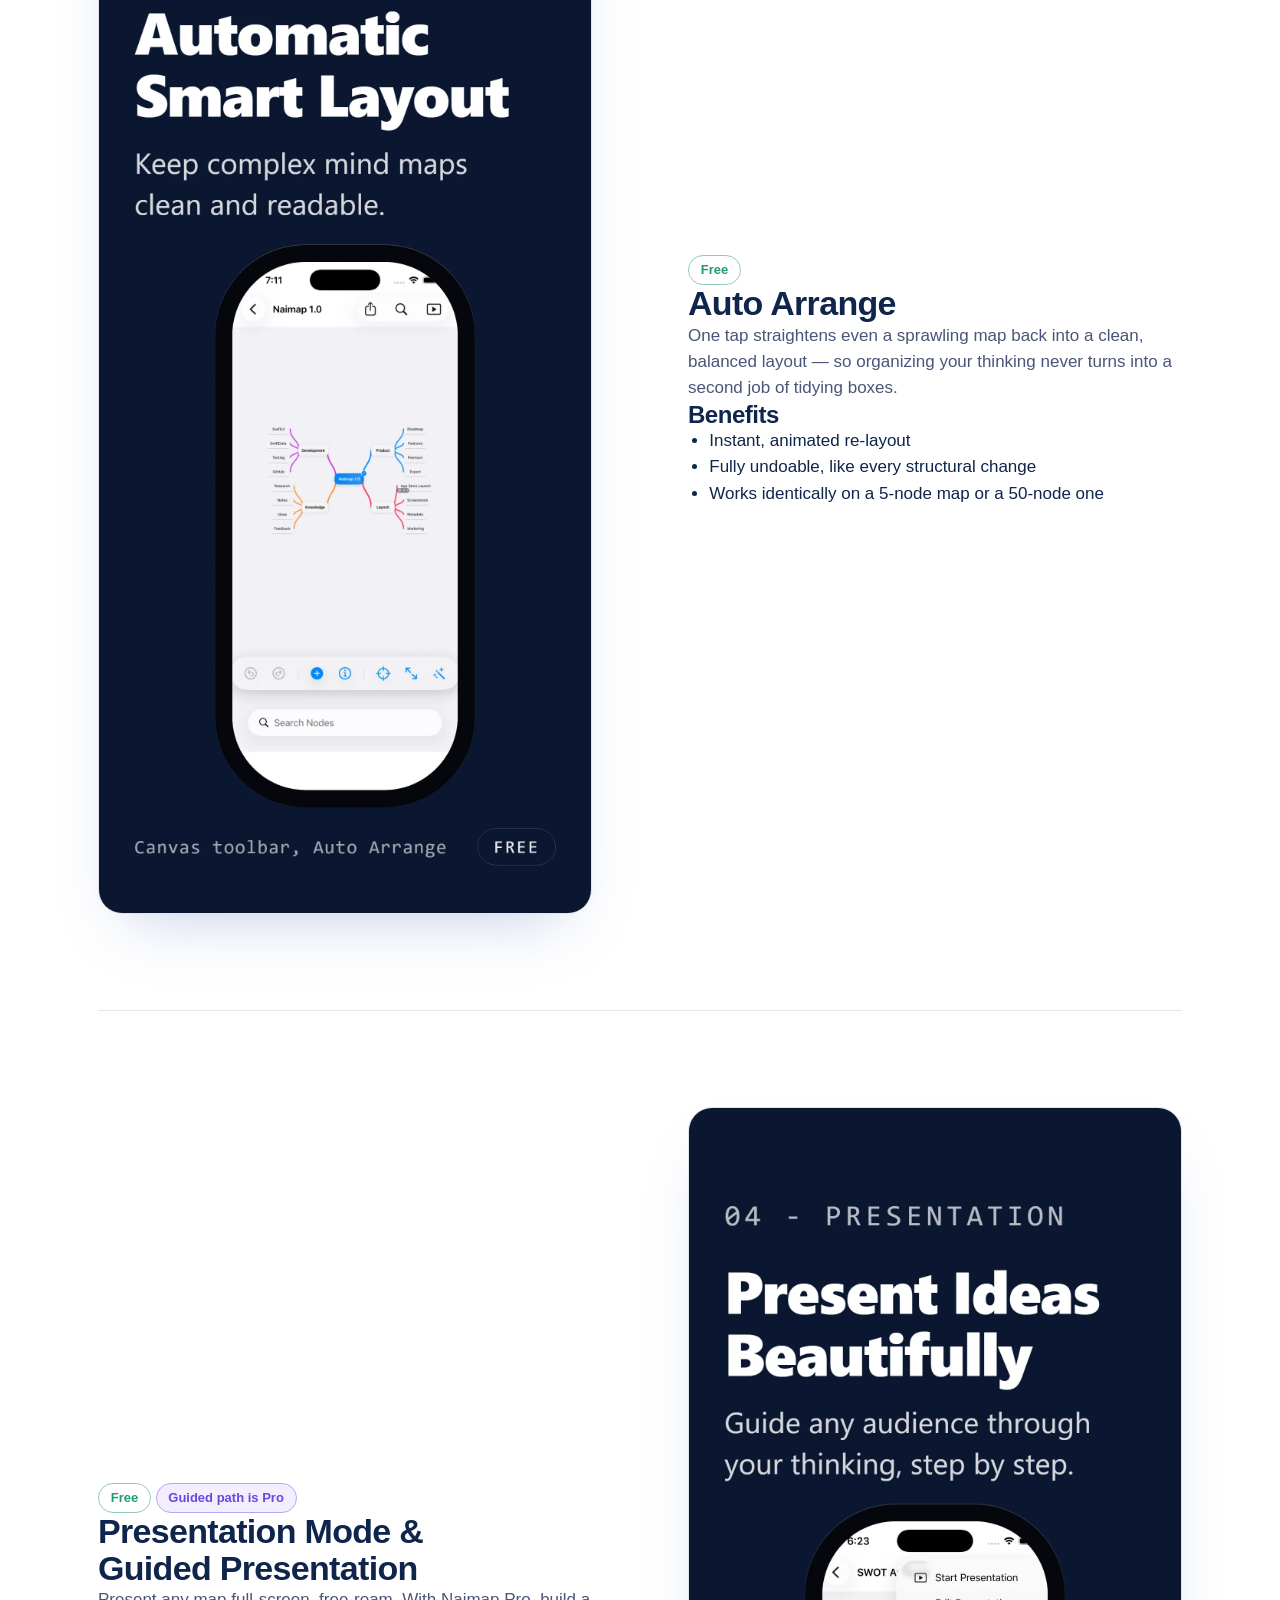
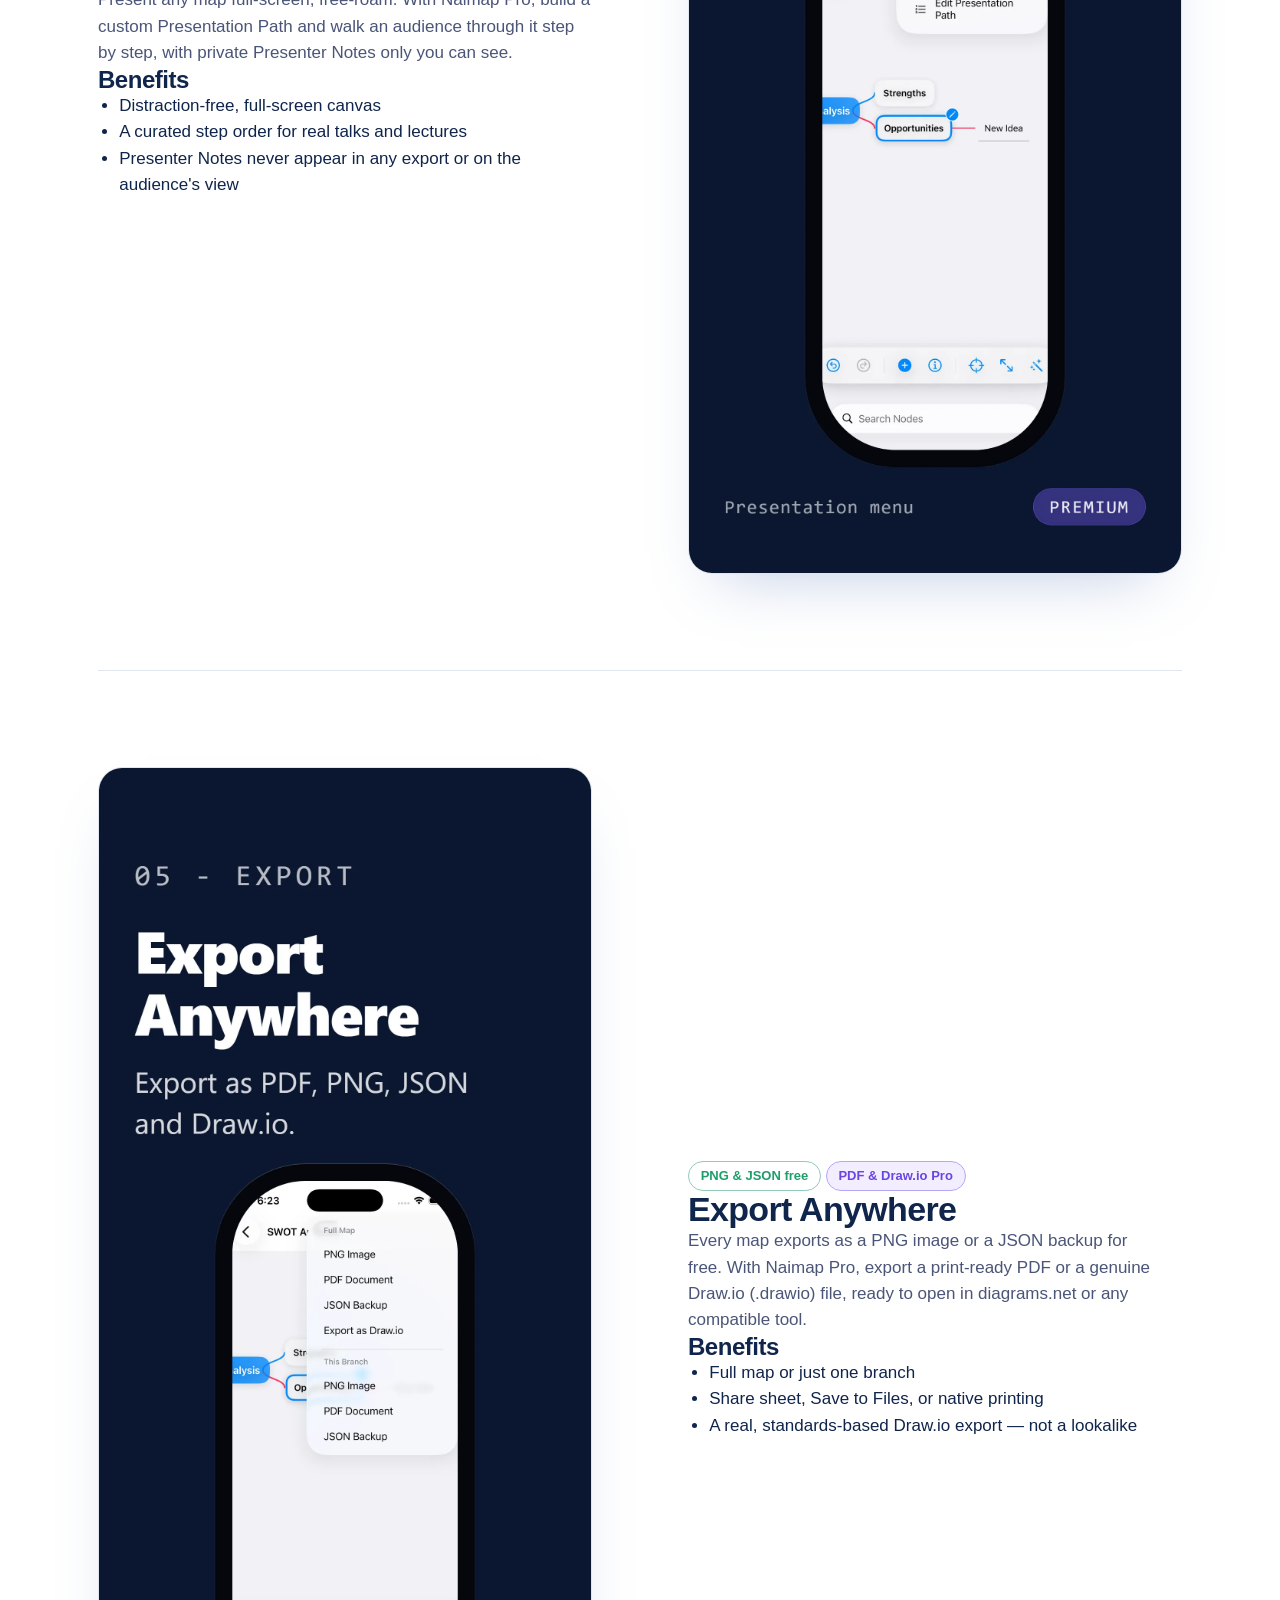
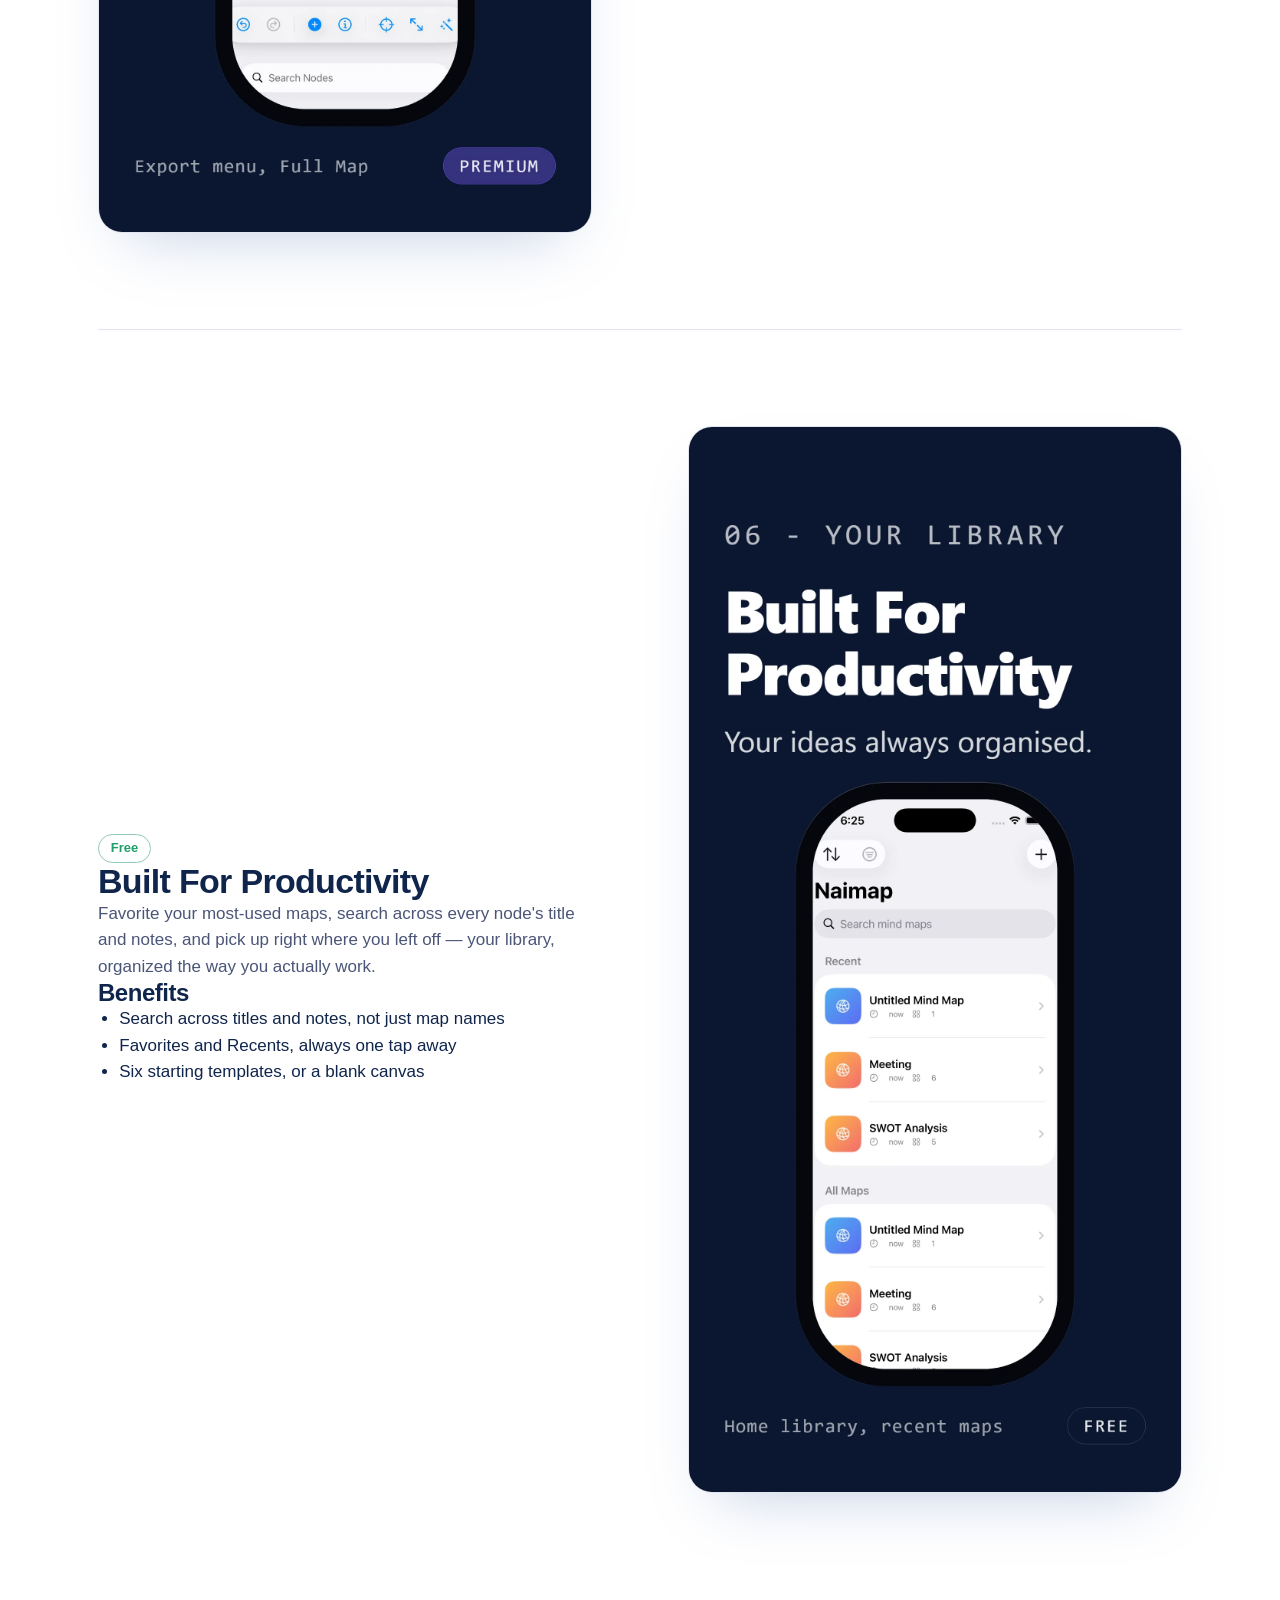
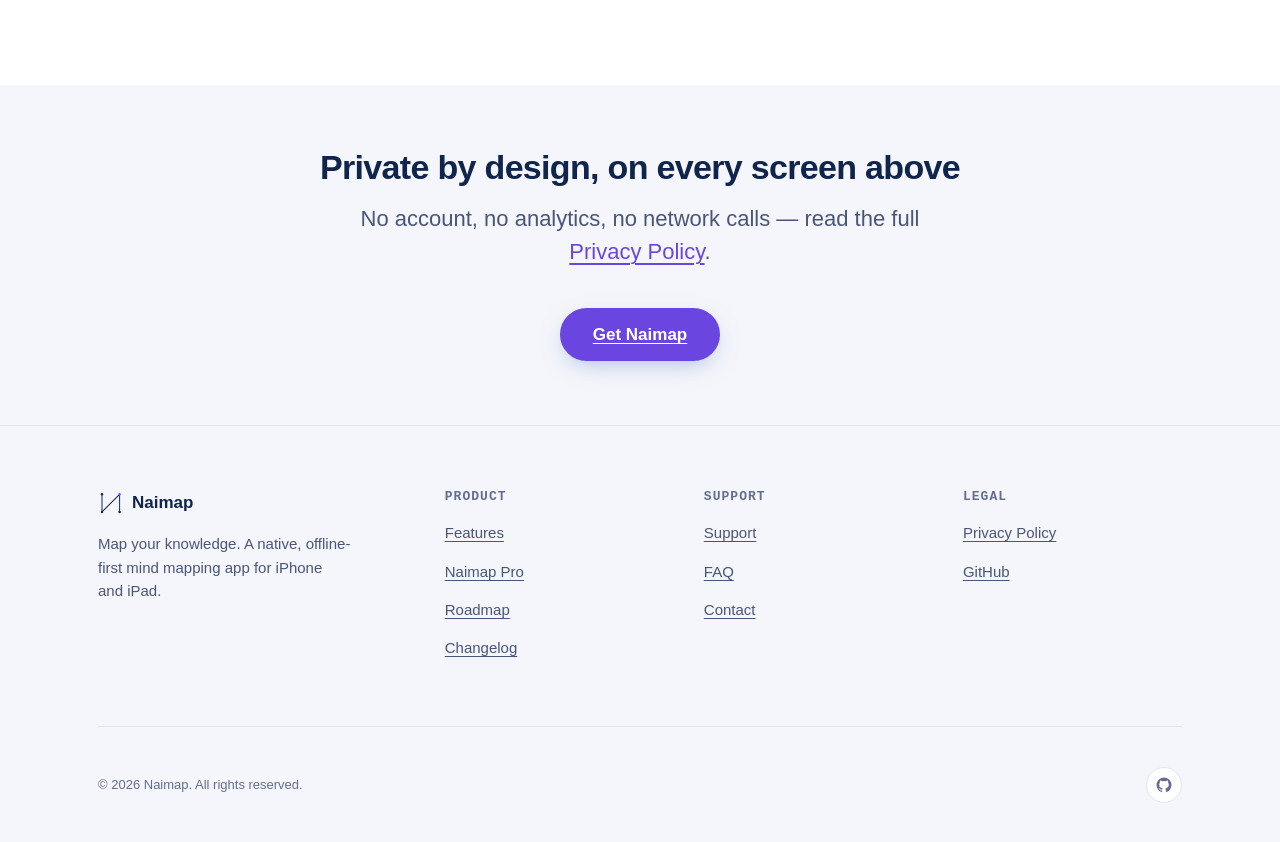
<file: features.html>
<!doctype html>
<html lang="en" class="no-js">
<head>
<meta charset="utf-8">
<title>Features — Naimap</title>
<meta name="viewport" content="width=device-width, initial-scale=1">
<meta name="referrer" content="strict-origin-when-cross-origin">
<meta name="author" content="Naimap">
<meta name="description" content="Explore every Naimap feature in depth: infinite mind maps, Presentation Mode, Guided Presentation, Draw.io export, Auto Arrange, media attachments, and more.">
<link rel="canonical" href="https://iannetta.github.io/naimap-website/features.html">
<link rel="shortcut icon" href="./favicon.ico">
<link rel="icon" type="image/svg+xml" href="./assets/images/logo/logo-symbol.svg">
<link rel="icon" href="./assets/images/icons/icon-32.png" sizes="32x32" type="image/png">
<link rel="icon" href="./assets/images/icons/icon-192.png" sizes="192x192" type="image/png">
<link rel="apple-touch-icon" href="./assets/images/icons/icon-180.png">
<link rel="manifest" href="./site.webmanifest">
<meta name="theme-color" media="(prefers-color-scheme: light)" content="#FFFFFF">
<meta name="theme-color" media="(prefers-color-scheme: dark)" content="#0A1024">
<meta property="og:type" content="website">
<meta property="og:site_name" content="Naimap">
<meta property="og:title" content="Features — Naimap">
<meta property="og:description" content="Every Naimap feature in depth.">
<meta property="og:url" content="https://iannetta.github.io/naimap-website/features.html">
<meta property="og:image" content="https://iannetta.github.io/naimap-website/assets/images/social/og-default.png">
<meta name="twitter:card" content="summary_large_image">
<meta name="twitter:title" content="Features — Naimap">
<meta name="twitter:image" content="https://iannetta.github.io/naimap-website/assets/images/social/og-default.png">
<link rel="stylesheet" href="./assets/css/style.css">
</head>
<body>
<a class="skip-link" href="#main">Skip to content</a>
<header class="site-header">
  <div class="container nav">
    <a class="nav-brand" href="./index.html"><svg width="30" height="30" viewBox="0 0 44 44" aria-hidden="true" focusable="false"><g transform="translate(2,2) scale(0.454545) translate(-6,-7)"><line x1="16.5" y1="18.7" x2="16.5" y2="84.2" stroke="currentColor" stroke-width="3.6" stroke-linecap="round"/><line x1="82" y1="18.7" x2="82" y2="84.2" stroke="currentColor" stroke-width="3.6" stroke-linecap="round"/><line x1="16.5" y1="84.2" x2="82" y2="18.7" stroke="currentColor" stroke-width="3.88" stroke-linecap="round"/><circle cx="16.5" cy="18.7" r="4.5" fill="currentColor"/><circle cx="16.5" cy="84.2" r="4.5" fill="currentColor"/><circle cx="82" cy="84.2" r="4.5" fill="currentColor"/><circle cx="82" cy="18.7" r="4.7" fill="var(--accent)"/></g></svg> Naimap</a>
    <nav aria-label="Primary">
      <ul class="nav-links">
        <li><a href="./features.html" aria-current="page">Features</a></li>
        <li><a href="./index.html#screenshots">Screenshots</a></li>
        <li><a href="./index.html#pro">Pro</a></li>
        <li><a href="./faq.html">FAQ</a></li>
        <li><a href="./roadmap.html">Roadmap</a></li>
        <li><a href="./support.html">Support</a></li>
      </ul>
    </nav>
    <div class="nav-actions">
      <button class="theme-toggle" data-theme-toggle type="button" aria-label="Toggle dark mode">
        <svg class="icon-moon" viewBox="0 0 24 24" fill="none" stroke="currentColor" stroke-width="2" stroke-linecap="round" stroke-linejoin="round" aria-hidden="true"><path d="M21 12.79A9 9 0 1 1 11.21 3 7 7 0 0 0 21 12.79Z"/></svg>
        <svg class="icon-sun" viewBox="0 0 24 24" fill="none" stroke="currentColor" stroke-width="2" stroke-linecap="round" stroke-linejoin="round" aria-hidden="true"><circle cx="12" cy="12" r="4"/><path d="M12 2v2M12 20v2M4.93 4.93l1.41 1.41M17.66 17.66l1.41 1.41M2 12h2M20 12h2M4.93 19.07l1.41-1.41M17.66 6.34l1.41-1.41"/></svg>
      </button>
      <a class="btn btn--primary" href="./index.html#download">Get Naimap</a>
      <button class="nav-toggle" data-nav-toggle type="button" aria-expanded="false" aria-controls="nav-mobile" aria-label="Toggle menu"><span></span></button>
    </div>
  </div>
  <div class="container">
    <ul class="nav-mobile" id="nav-mobile" data-nav-mobile>
      <li><a href="./features.html">Features</a></li>
      <li><a href="./index.html#screenshots">Screenshots</a></li>
      <li><a href="./index.html#pro">Naimap Pro</a></li>
      <li><a href="./faq.html">FAQ</a></li>
      <li><a href="./roadmap.html">Roadmap</a></li>
      <li><a href="./changelog.html">Changelog</a></li>
      <li><a href="./support.html">Support</a></li>
      <li><a href="./contact.html">Contact</a></li>
      <li><a class="btn btn--primary btn--block" href="./index.html#download">Get Naimap</a></li>
    </ul>
  </div>
</header>

<main id="main">
  <section class="page-hero">
    <div class="container">
      <p class="eyebrow">Features</p>
      <h1>Everything Naimap does — in depth</h1>
      <p class="lede">One thing, done the way a first-party Apple app would.</p>
    </div>
  </section>

  <section class="section">
    <div class="container">

      <div class="feature-detail" data-reveal>
        <div class="feature-detail-media"><picture><source srcset="./assets/images/screenshots/iphone/appstore-01-organize-ideas-visually.webp" type="image/webp"><img src="./assets/images/screenshots/iphone/appstore-01-organize-ideas-visually.png" alt="Naimap canvas with a full color-coded mind map" loading="lazy" width="1284" height="2778"></picture></div>
        <div class="feature-detail-body">
          <span class="pill pill--free">Free</span>
          <h2>Infinite Mind Maps</h2>
          <p style="color:var(--text-secondary)">Unlimited maps, unlimited nodes, no artificial ceilings. Drag, pan, and pinch-to-zoom on a canvas built specifically for touch — every gesture feels instant, even on a large, complex map.</p>
          <h3>Benefits</h3>
          <ul><li>No caps on maps or nodes, ever</li><li>Smooth, native gesture handling at any zoom level</li><li>Branch colors keep large maps readable at a glance</li></ul>
          <h3>What's next</h3>
          <p style="color:var(--text-secondary)">Additional canvas themes are planned — see the <a href="./roadmap.html" style="color:var(--accent-text)">roadmap</a>.</p>
        </div>
      </div>

      <div class="feature-detail feature-detail--reverse" data-reveal>
        <div class="feature-detail-media"><picture><source srcset="./assets/images/screenshots/iphone/appstore-02-capture-every-detail.webp" type="image/webp"><img src="./assets/images/screenshots/iphone/appstore-02-capture-every-detail.png" alt="Naimap Node Details sheet with notes, links and tags" loading="lazy" width="1284" height="2778"></picture></div>
        <div class="feature-detail-body">
          <span class="pill pill--free">Free</span>
          <h2>Capture Every Detail</h2>
          <p style="color:var(--text-secondary)">Every node can carry long-form notes, an ordered list of links, photos, videos, and documents — so your map becomes where your thinking actually lives, not just a diagram pointing at it elsewhere.</p>
          <h3>Benefits</h3>
          <ul><li>Rich content attached to the exact idea it belongs to</li><li>Full undo/redo on every add, edit, and delete</li><li>On iPad, details open in a side inspector — your canvas never disappears</li></ul>
        </div>
      </div>

      <div class="feature-detail" data-reveal>
        <div class="feature-detail-media"><picture><source srcset="./assets/images/screenshots/iphone/appstore-03-automatic-smart-layout.webp" type="image/webp"><img src="./assets/images/screenshots/iphone/appstore-03-automatic-smart-layout.png" alt="Naimap canvas toolbar with the Auto Arrange wand tool" loading="lazy" width="1284" height="2778"></picture></div>
        <div class="feature-detail-body">
          <span class="pill pill--free">Free</span>
          <h2>Auto Arrange</h2>
          <p style="color:var(--text-secondary)">One tap straightens even a sprawling map back into a clean, balanced layout — so organizing your thinking never turns into a second job of tidying boxes.</p>
          <h3>Benefits</h3>
          <ul><li>Instant, animated re-layout</li><li>Fully undoable, like every structural change</li><li>Works identically on a 5-node map or a 50-node one</li></ul>
        </div>
      </div>

      <div class="feature-detail feature-detail--reverse" data-reveal>
        <div class="feature-detail-media"><picture><source srcset="./assets/images/screenshots/iphone/appstore-04-present-ideas-beautifully.webp" type="image/webp"><img src="./assets/images/screenshots/iphone/appstore-04-present-ideas-beautifully.png" alt="Naimap presentation menu" loading="lazy" width="1284" height="2778"></picture></div>
        <div class="feature-detail-body">
          <span class="pill pill--free">Free</span> <span class="pill pill--pro">Guided path is Pro</span>
          <h2>Presentation Mode &amp; Guided Presentation</h2>
          <p style="color:var(--text-secondary)">Present any map full-screen, free-roam. With Naimap Pro, build a custom Presentation Path and walk an audience through it step by step, with private Presenter Notes only you can see.</p>
          <h3>Benefits</h3>
          <ul><li>Distraction-free, full-screen canvas</li><li>A curated step order for real talks and lectures</li><li>Presenter Notes never appear in any export or on the audience's view</li></ul>
        </div>
      </div>

      <div class="feature-detail" data-reveal>
        <div class="feature-detail-media"><picture><source srcset="./assets/images/screenshots/iphone/appstore-05-export-anywhere.webp" type="image/webp"><img src="./assets/images/screenshots/iphone/appstore-05-export-anywhere.png" alt="Naimap export menu with PNG, PDF, JSON and Draw.io options" loading="lazy" width="1284" height="2778"></picture></div>
        <div class="feature-detail-body">
          <span class="pill pill--free">PNG &amp; JSON free</span> <span class="pill pill--pro">PDF &amp; Draw.io Pro</span>
          <h2>Export Anywhere</h2>
          <p style="color:var(--text-secondary)">Every map exports as a PNG image or a JSON backup for free. With Naimap Pro, export a print-ready PDF or a genuine Draw.io (.drawio) file, ready to open in diagrams.net or any compatible tool.</p>
          <h3>Benefits</h3>
          <ul><li>Full map or just one branch</li><li>Share sheet, Save to Files, or native printing</li><li>A real, standards-based Draw.io export — not a lookalike</li></ul>
        </div>
      </div>

      <div class="feature-detail feature-detail--reverse" data-reveal>
        <div class="feature-detail-media"><picture><source srcset="./assets/images/screenshots/iphone/appstore-06-built-for-productivity.webp" type="image/webp"><img src="./assets/images/screenshots/iphone/appstore-06-built-for-productivity.png" alt="Naimap home screen with a library of mind maps" loading="lazy" width="1284" height="2778"></picture></div>
        <div class="feature-detail-body">
          <span class="pill pill--free">Free</span>
          <h2>Built For Productivity</h2>
          <p style="color:var(--text-secondary)">Favorite your most-used maps, search across every node's title and notes, and pick up right where you left off — your library, organized the way you actually work.</p>
          <h3>Benefits</h3>
          <ul><li>Search across titles and notes, not just map names</li><li>Favorites and Recents, always one tap away</li><li>Six starting templates, or a blank canvas</li></ul>
        </div>
      </div>

    </div>
  </section>

  <section class="section section--tight" style="background:var(--bg-secondary);">
    <div class="container" style="text-align:center;">
      <h2>Private by design, on every screen above</h2>
      <p class="lede" style="max-width:56ch; margin-inline:auto;">No account, no analytics, no network calls — read the full <a href="./privacy.html" style="color:var(--accent-text)">Privacy Policy</a>.</p>
      <div style="margin-top:var(--space-lg);"><a class="btn btn--primary btn--lg" href="./index.html#download">Get Naimap</a></div>
    </div>
  </section>
</main>

<footer class="site-footer">
  <div class="container">
    <div class="footer-grid">
      <div>
        <div class="footer-brand"><svg width="26" height="26" viewBox="0 0 44 44" aria-hidden="true" focusable="false"><g transform="translate(2,2) scale(0.454545) translate(-6,-7)"><line x1="16.5" y1="18.7" x2="16.5" y2="84.2" stroke="currentColor" stroke-width="3.6" stroke-linecap="round"/><line x1="82" y1="18.7" x2="82" y2="84.2" stroke="currentColor" stroke-width="3.6" stroke-linecap="round"/><line x1="16.5" y1="84.2" x2="82" y2="18.7" stroke="currentColor" stroke-width="3.88" stroke-linecap="round"/><circle cx="16.5" cy="18.7" r="4.5" fill="currentColor"/><circle cx="16.5" cy="84.2" r="4.5" fill="currentColor"/><circle cx="82" cy="84.2" r="4.5" fill="currentColor"/><circle cx="82" cy="18.7" r="4.7" fill="var(--accent)"/></g></svg> Naimap</div>
        <p style="color: var(--text-secondary); font-size: var(--step-small); max-width: 32ch;">Map your knowledge. A native, offline-first mind mapping app for iPhone and iPad.</p>
      </div>
      <div class="footer-col"><h3>Product</h3><ul><li><a href="./features.html">Features</a></li><li><a href="./index.html#pro">Naimap Pro</a></li><li><a href="./roadmap.html">Roadmap</a></li><li><a href="./changelog.html">Changelog</a></li></ul></div>
      <div class="footer-col"><h3>Support</h3><ul><li><a href="./support.html">Support</a></li><li><a href="./faq.html">FAQ</a></li><li><a href="./contact.html">Contact</a></li></ul></div>
      <div class="footer-col"><h3>Legal</h3><ul><li><a href="./privacy.html">Privacy Policy</a></li><li><a href="https://github.com/iannetta/naimap-website" rel="noopener">GitHub</a></li></ul></div>
    </div>
    <div class="footer-bottom">
      <span>© <span data-current-year>2026</span> Naimap. All rights reserved.</span>
      <div class="footer-social"><a href="https://github.com/iannetta/naimap-website" rel="noopener" aria-label="Naimap on GitHub"><svg viewBox="0 0 24 24" fill="currentColor" aria-hidden="true"><path d="M12 2a10 10 0 0 0-3.16 19.49c.5.09.68-.22.68-.48v-1.7c-2.78.6-3.37-1.34-3.37-1.34-.46-1.16-1.11-1.47-1.11-1.47-.91-.62.07-.6.07-.6 1 .07 1.53 1.03 1.53 1.03.89 1.52 2.34 1.08 2.91.83.09-.65.35-1.08.63-1.33-2.22-.25-4.56-1.11-4.56-4.95 0-1.09.39-1.99 1.03-2.69-.1-.25-.45-1.27.1-2.65 0 0 .84-.27 2.75 1.02a9.4 9.4 0 0 1 5 0c1.91-1.3 2.75-1.02 2.75-1.02.55 1.38.2 2.4.1 2.65.64.7 1.03 1.6 1.03 2.69 0 3.85-2.34 4.7-4.57 4.94.36.31.68.92.68 1.85v2.74c0 .27.18.58.69.48A10 10 0 0 0 12 2Z"/></svg></a></div>
    </div>
  </div>
</footer>
<script src="./assets/js/main.js" defer></script>
</body>
</html>
</file>
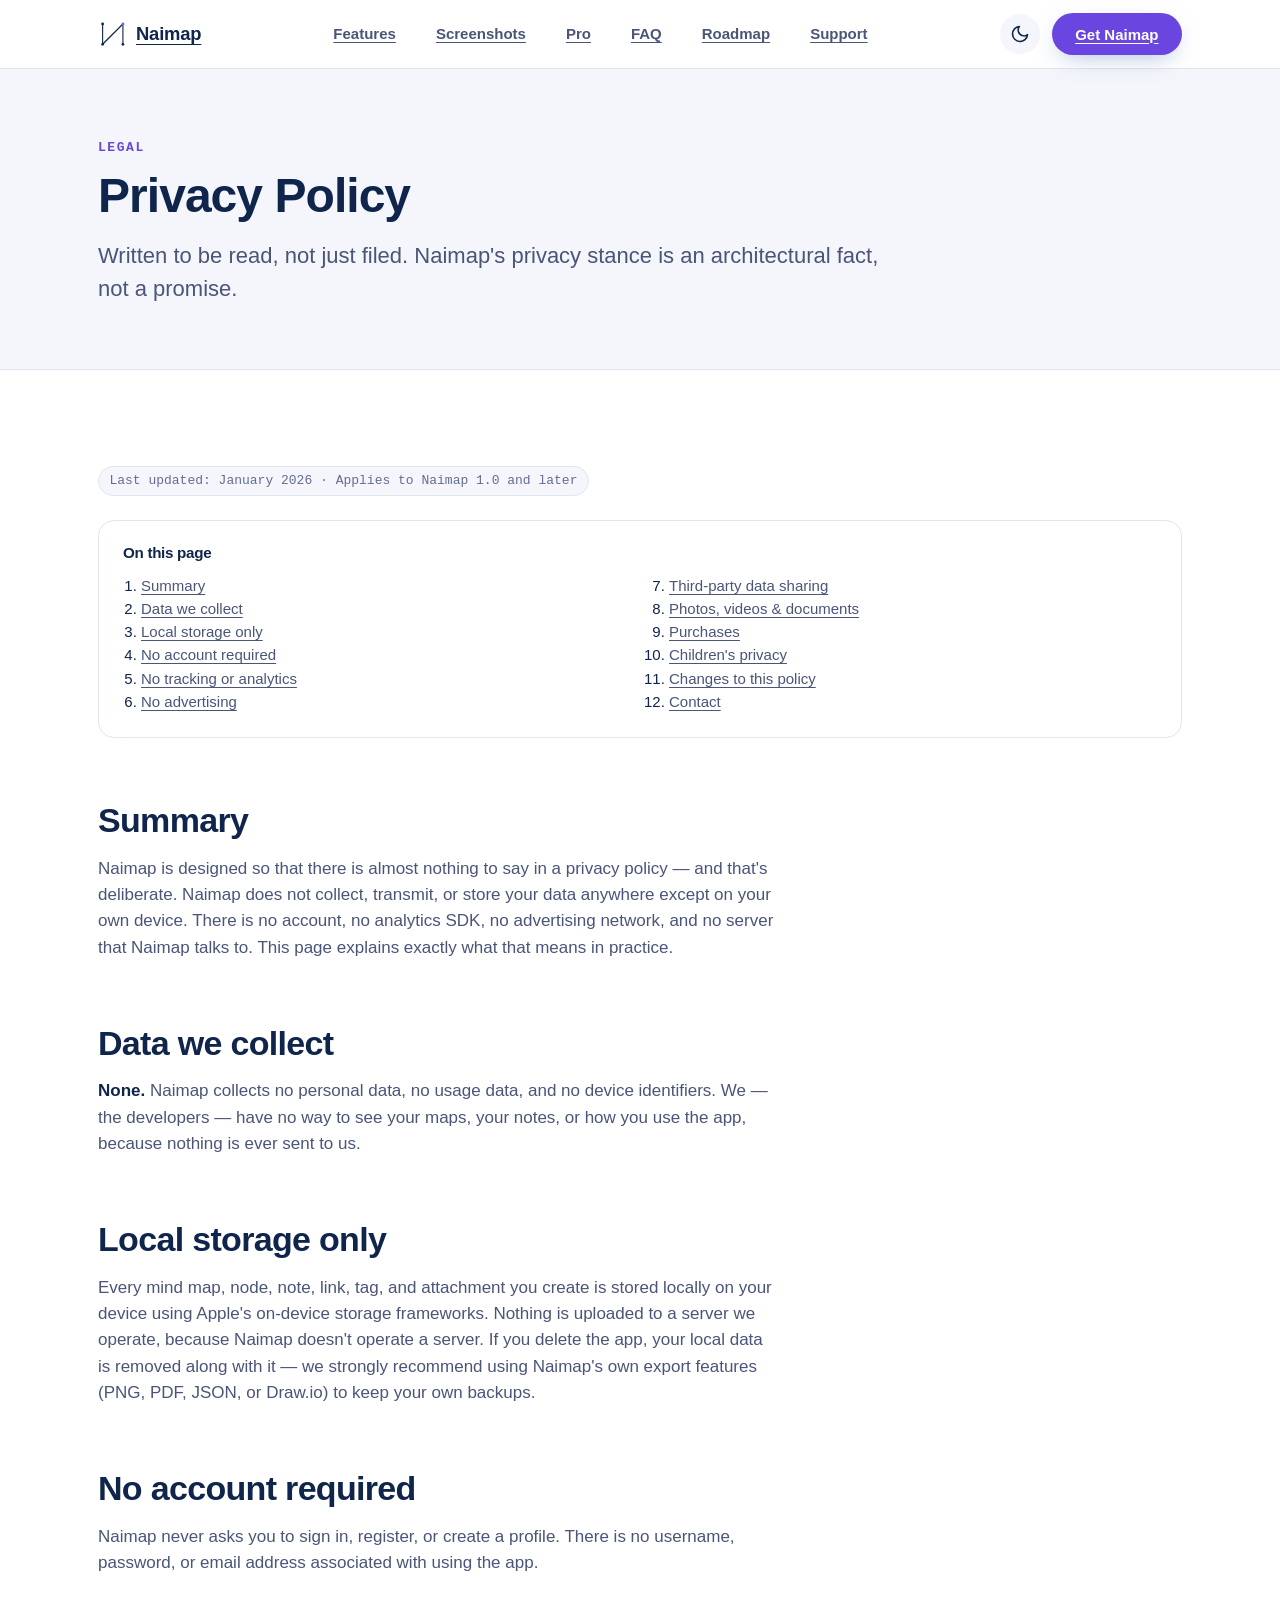
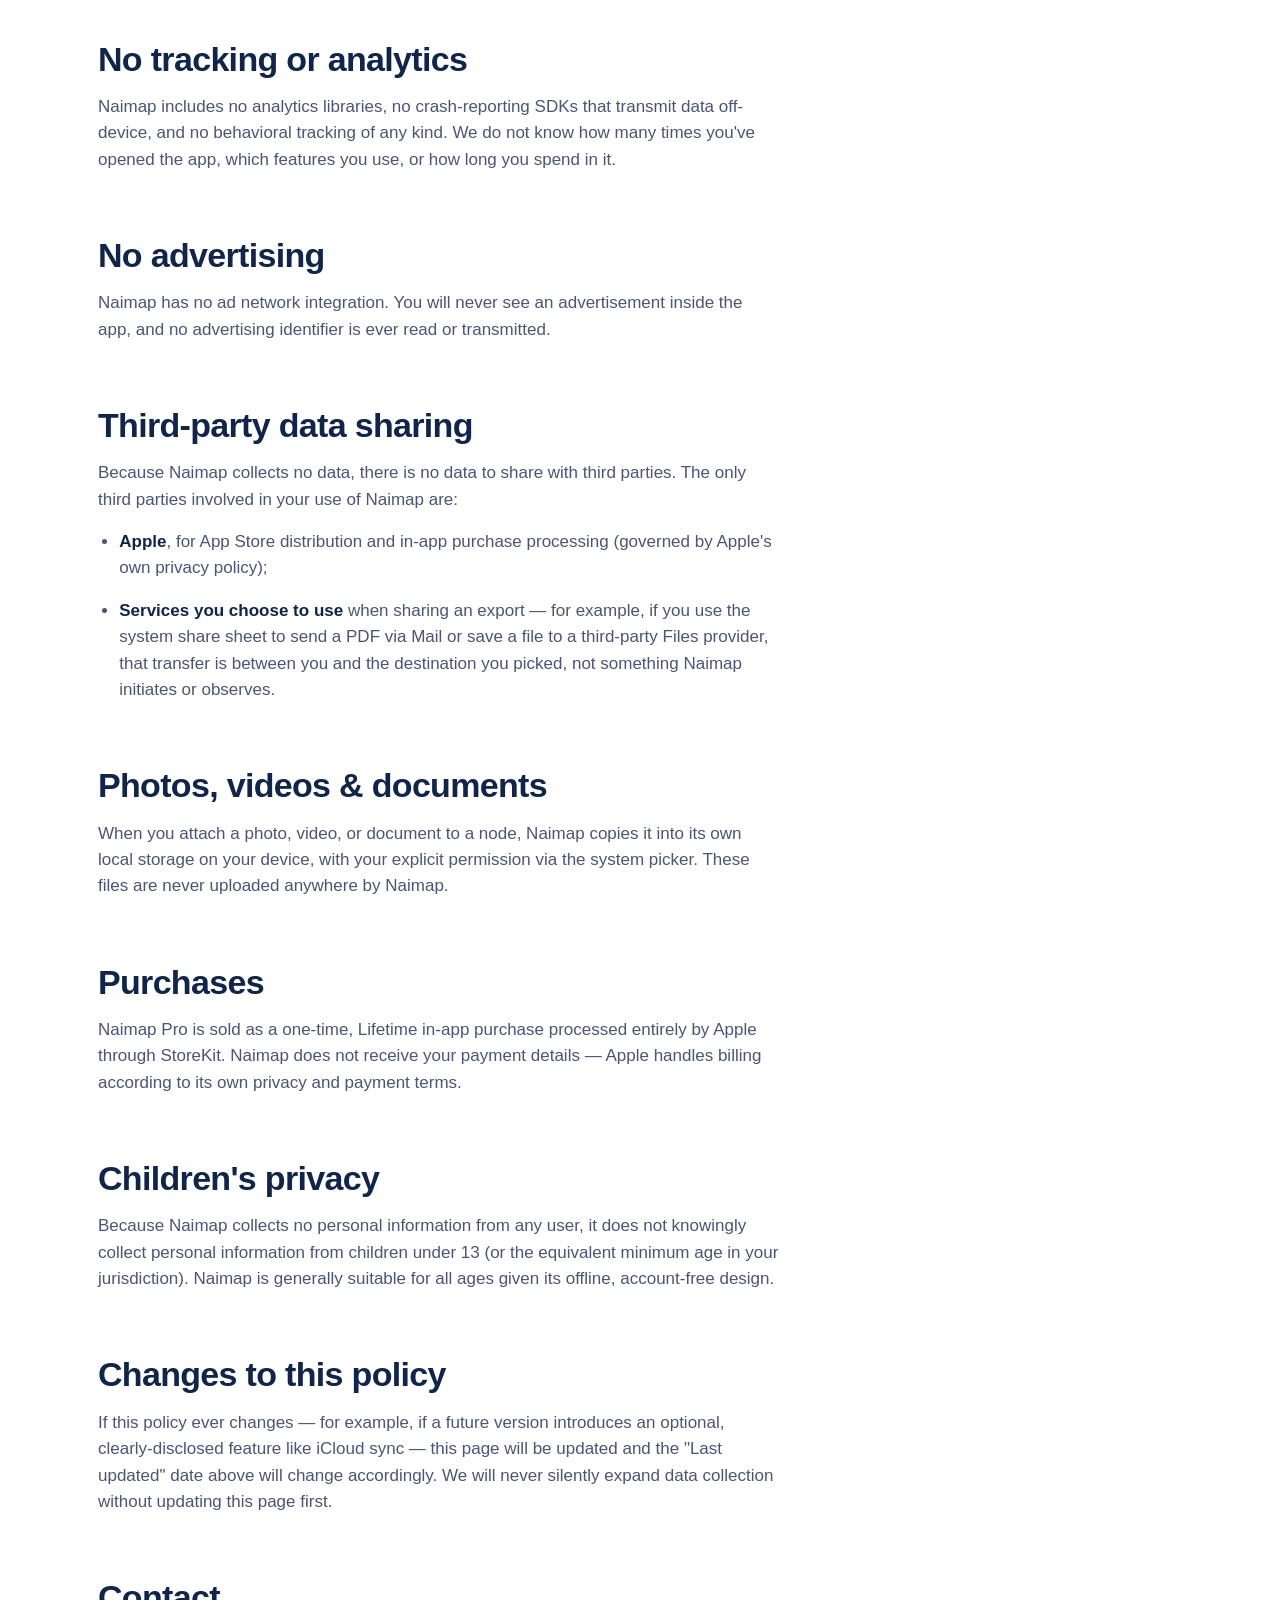
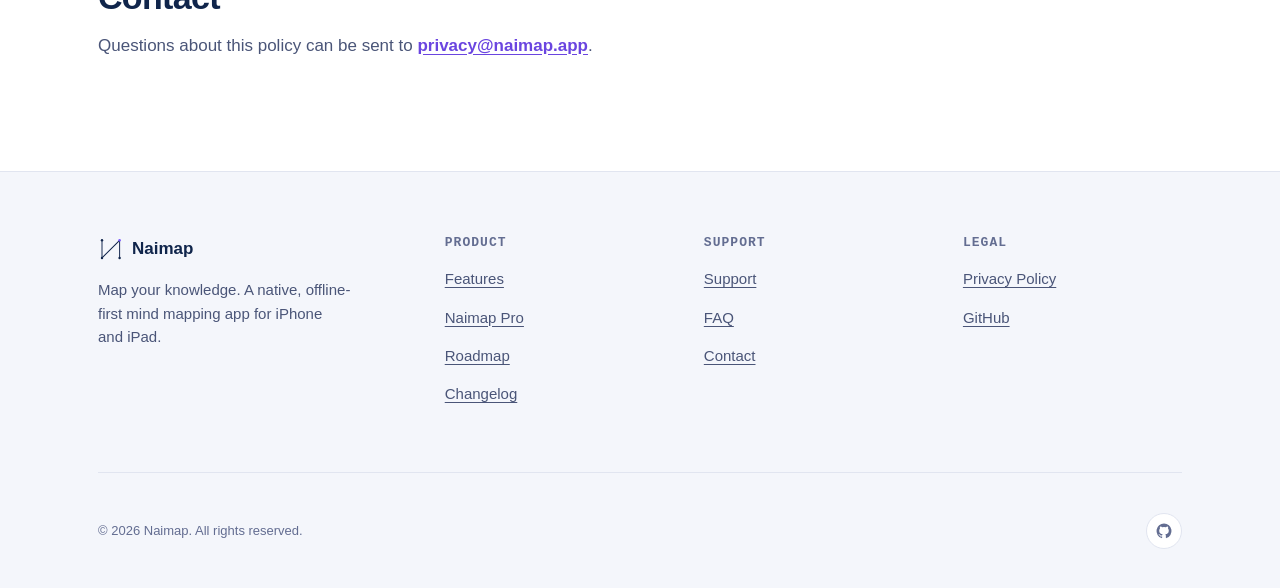
<file: privacy.html>
<!doctype html>
<html lang="en" class="no-js">
<head>
<meta charset="utf-8">
<title>Privacy Policy — Naimap</title>
<meta name="viewport" content="width=device-width, initial-scale=1">
<meta name="referrer" content="strict-origin-when-cross-origin">
<meta name="author" content="Naimap">
<meta name="description" content="Naimap's Privacy Policy: no account, no tracking, no analytics, no third-party data sharing. Every map is stored only on your device.">
<link rel="canonical" href="https://iannetta.github.io/naimap-website/privacy.html">
<link rel="shortcut icon" href="./favicon.ico">
<link rel="icon" type="image/svg+xml" href="./assets/images/logo/logo-symbol.svg">
<link rel="icon" href="./assets/images/icons/icon-32.png" sizes="32x32" type="image/png">
<link rel="icon" href="./assets/images/icons/icon-192.png" sizes="192x192" type="image/png">
<link rel="apple-touch-icon" href="./assets/images/icons/icon-180.png">
<link rel="manifest" href="./site.webmanifest">
<meta name="theme-color" media="(prefers-color-scheme: light)" content="#FFFFFF">
<meta name="theme-color" media="(prefers-color-scheme: dark)" content="#0A1024">
<meta property="og:type" content="website"><meta property="og:site_name" content="Naimap">
<meta property="og:title" content="Privacy Policy — Naimap"><meta property="og:description" content="No account, no tracking, no analytics — your data stays on your device.">
<meta property="og:url" content="https://iannetta.github.io/naimap-website/privacy.html"><meta property="og:image" content="https://iannetta.github.io/naimap-website/assets/images/social/og-default.png">
<meta name="twitter:card" content="summary_large_image"><meta name="twitter:title" content="Privacy Policy — Naimap"><meta name="twitter:image" content="https://iannetta.github.io/naimap-website/assets/images/social/og-default.png">
<link rel="stylesheet" href="./assets/css/style.css">
</head>
<body>
<a class="skip-link" href="#main">Skip to content</a>
<header class="site-header">
  <div class="container nav">
    <a class="nav-brand" href="./index.html"><svg width="30" height="30" viewBox="0 0 44 44" aria-hidden="true" focusable="false"><g transform="translate(2,2) scale(0.454545) translate(-6,-7)"><line x1="16.5" y1="18.7" x2="16.5" y2="84.2" stroke="currentColor" stroke-width="3.6" stroke-linecap="round"/><line x1="82" y1="18.7" x2="82" y2="84.2" stroke="currentColor" stroke-width="3.6" stroke-linecap="round"/><line x1="16.5" y1="84.2" x2="82" y2="18.7" stroke="currentColor" stroke-width="3.88" stroke-linecap="round"/><circle cx="16.5" cy="18.7" r="4.5" fill="currentColor"/><circle cx="16.5" cy="84.2" r="4.5" fill="currentColor"/><circle cx="82" cy="84.2" r="4.5" fill="currentColor"/><circle cx="82" cy="18.7" r="4.7" fill="var(--accent)"/></g></svg> Naimap</a>
    <nav aria-label="Primary">
      <ul class="nav-links">
        <li><a href="./features.html">Features</a></li><li><a href="./index.html#screenshots">Screenshots</a></li><li><a href="./index.html#pro">Pro</a></li>
        <li><a href="./faq.html">FAQ</a></li><li><a href="./roadmap.html">Roadmap</a></li><li><a href="./support.html">Support</a></li>
      </ul>
    </nav>
    <div class="nav-actions">
      <button class="theme-toggle" data-theme-toggle type="button" aria-label="Toggle dark mode">
        <svg class="icon-moon" viewBox="0 0 24 24" fill="none" stroke="currentColor" stroke-width="2" stroke-linecap="round" stroke-linejoin="round" aria-hidden="true"><path d="M21 12.79A9 9 0 1 1 11.21 3 7 7 0 0 0 21 12.79Z"/></svg>
        <svg class="icon-sun" viewBox="0 0 24 24" fill="none" stroke="currentColor" stroke-width="2" stroke-linecap="round" stroke-linejoin="round" aria-hidden="true"><circle cx="12" cy="12" r="4"/><path d="M12 2v2M12 20v2M4.93 4.93l1.41 1.41M17.66 17.66l1.41 1.41M2 12h2M20 12h2M4.93 19.07l1.41-1.41M17.66 6.34l1.41-1.41"/></svg>
      </button>
      <a class="btn btn--primary" href="./index.html#download">Get Naimap</a>
      <button class="nav-toggle" data-nav-toggle type="button" aria-expanded="false" aria-controls="nav-mobile" aria-label="Toggle menu"><span></span></button>
    </div>
  </div>
  <div class="container">
    <ul class="nav-mobile" id="nav-mobile" data-nav-mobile>
      <li><a href="./features.html">Features</a></li><li><a href="./index.html#screenshots">Screenshots</a></li><li><a href="./index.html#pro">Naimap Pro</a></li>
      <li><a href="./faq.html">FAQ</a></li><li><a href="./roadmap.html">Roadmap</a></li><li><a href="./changelog.html">Changelog</a></li>
      <li><a href="./support.html">Support</a></li><li><a href="./contact.html">Contact</a></li>
      <li><a class="btn btn--primary btn--block" href="./index.html#download">Get Naimap</a></li>
    </ul>
  </div>
</header>

<main id="main">
  <section class="page-hero">
    <div class="container">
      <p class="eyebrow">Legal</p>
      <h1>Privacy Policy</h1>
      <p class="lede">Written to be read, not just filed. Naimap's privacy stance is an architectural fact, not a promise.</p>
    </div>
  </section>

  <section class="section">
    <div class="container">
      <span class="updated-badge">Last updated: January 2026 · Applies to Naimap 1.0 and later</span>

      <div class="toc">
        <h2>On this page</h2>
        <ol>
          <li><a href="#summary">Summary</a></li>
          <li><a href="#data-we-collect">Data we collect</a></li>
          <li><a href="#local-storage">Local storage only</a></li>
          <li><a href="#no-account">No account required</a></li>
          <li><a href="#no-tracking">No tracking or analytics</a></li>
          <li><a href="#no-ads">No advertising</a></li>
          <li><a href="#third-parties">Third-party data sharing</a></li>
          <li><a href="#media">Photos, videos &amp; documents</a></li>
          <li><a href="#purchases">Purchases</a></li>
          <li><a href="#children">Children's privacy</a></li>
          <li><a href="#changes">Changes to this policy</a></li>
          <li><a href="#contact">Contact</a></li>
        </ol>
      </div>

      <div class="prose">
        <h2 id="summary">Summary</h2>
        <p>Naimap is designed so that there is almost nothing to say in a privacy policy — and that's deliberate. Naimap does not collect, transmit, or store your data anywhere except on your own device. There is no account, no analytics SDK, no advertising network, and no server that Naimap talks to. This page explains exactly what that means in practice.</p>

        <h2 id="data-we-collect">Data we collect</h2>
        <p><strong>None.</strong> Naimap collects no personal data, no usage data, and no device identifiers. We — the developers — have no way to see your maps, your notes, or how you use the app, because nothing is ever sent to us.</p>

        <h2 id="local-storage">Local storage only</h2>
        <p>Every mind map, node, note, link, tag, and attachment you create is stored locally on your device using Apple's on-device storage frameworks. Nothing is uploaded to a server we operate, because Naimap doesn't operate a server. If you delete the app, your local data is removed along with it — we strongly recommend using Naimap's own export features (PNG, PDF, JSON, or Draw.io) to keep your own backups.</p>

        <h2 id="no-account">No account required</h2>
        <p>Naimap never asks you to sign in, register, or create a profile. There is no username, password, or email address associated with using the app.</p>

        <h2 id="no-tracking">No tracking or analytics</h2>
        <p>Naimap includes no analytics libraries, no crash-reporting SDKs that transmit data off-device, and no behavioral tracking of any kind. We do not know how many times you've opened the app, which features you use, or how long you spend in it.</p>

        <h2 id="no-ads">No advertising</h2>
        <p>Naimap has no ad network integration. You will never see an advertisement inside the app, and no advertising identifier is ever read or transmitted.</p>

        <h2 id="third-parties">Third-party data sharing</h2>
        <p>Because Naimap collects no data, there is no data to share with third parties. The only third parties involved in your use of Naimap are:</p>
        <ul>
          <li><strong>Apple</strong>, for App Store distribution and in-app purchase processing (governed by Apple's own privacy policy);</li>
          <li><strong>Services you choose to use</strong> when sharing an export — for example, if you use the system share sheet to send a PDF via Mail or save a file to a third-party Files provider, that transfer is between you and the destination you picked, not something Naimap initiates or observes.</li>
        </ul>

        <h2 id="media">Photos, videos &amp; documents</h2>
        <p>When you attach a photo, video, or document to a node, Naimap copies it into its own local storage on your device, with your explicit permission via the system picker. These files are never uploaded anywhere by Naimap.</p>

        <h2 id="purchases">Purchases</h2>
        <p>Naimap Pro is sold as a one-time, Lifetime in-app purchase processed entirely by Apple through StoreKit. Naimap does not receive your payment details — Apple handles billing according to its own privacy and payment terms.</p>

        <h2 id="children">Children's privacy</h2>
        <p>Because Naimap collects no personal information from any user, it does not knowingly collect personal information from children under 13 (or the equivalent minimum age in your jurisdiction). Naimap is generally suitable for all ages given its offline, account-free design.</p>

        <h2 id="changes">Changes to this policy</h2>
        <p>If this policy ever changes — for example, if a future version introduces an optional, clearly-disclosed feature like iCloud sync — this page will be updated and the "Last updated" date above will change accordingly. We will never silently expand data collection without updating this page first.</p>

        <h2 id="contact">Contact</h2>
        <p>Questions about this policy can be sent to <a href="mailto:privacy@naimap.app">privacy@naimap.app</a>.</p>
      </div>
    </div>
  </section>
</main>

<footer class="site-footer">
  <div class="container">
    <div class="footer-grid">
      <div><div class="footer-brand"><svg width="26" height="26" viewBox="0 0 44 44" aria-hidden="true" focusable="false"><g transform="translate(2,2) scale(0.454545) translate(-6,-7)"><line x1="16.5" y1="18.7" x2="16.5" y2="84.2" stroke="currentColor" stroke-width="3.6" stroke-linecap="round"/><line x1="82" y1="18.7" x2="82" y2="84.2" stroke="currentColor" stroke-width="3.6" stroke-linecap="round"/><line x1="16.5" y1="84.2" x2="82" y2="18.7" stroke="currentColor" stroke-width="3.88" stroke-linecap="round"/><circle cx="16.5" cy="18.7" r="4.5" fill="currentColor"/><circle cx="16.5" cy="84.2" r="4.5" fill="currentColor"/><circle cx="82" cy="84.2" r="4.5" fill="currentColor"/><circle cx="82" cy="18.7" r="4.7" fill="var(--accent)"/></g></svg> Naimap</div><p style="color: var(--text-secondary); font-size: var(--step-small); max-width: 32ch;">Map your knowledge. A native, offline-first mind mapping app for iPhone and iPad.</p></div>
      <div class="footer-col"><h3>Product</h3><ul><li><a href="./features.html">Features</a></li><li><a href="./index.html#pro">Naimap Pro</a></li><li><a href="./roadmap.html">Roadmap</a></li><li><a href="./changelog.html">Changelog</a></li></ul></div>
      <div class="footer-col"><h3>Support</h3><ul><li><a href="./support.html">Support</a></li><li><a href="./faq.html">FAQ</a></li><li><a href="./contact.html">Contact</a></li></ul></div>
      <div class="footer-col"><h3>Legal</h3><ul><li><a href="./privacy.html" aria-current="page">Privacy Policy</a></li><li><a href="https://github.com/iannetta/naimap-website" rel="noopener">GitHub</a></li></ul></div>
    </div>
    <div class="footer-bottom">
      <span>© <span data-current-year>2026</span> Naimap. All rights reserved.</span>
      <div class="footer-social"><a href="https://github.com/iannetta/naimap-website" rel="noopener" aria-label="Naimap on GitHub"><svg viewBox="0 0 24 24" fill="currentColor" aria-hidden="true"><path d="M12 2a10 10 0 0 0-3.16 19.49c.5.09.68-.22.68-.48v-1.7c-2.78.6-3.37-1.34-3.37-1.34-.46-1.16-1.11-1.47-1.11-1.47-.91-.62.07-.6.07-.6 1 .07 1.53 1.03 1.53 1.03.89 1.52 2.34 1.08 2.91.83.09-.65.35-1.08.63-1.33-2.22-.25-4.56-1.11-4.56-4.95 0-1.09.39-1.99 1.03-2.69-.1-.25-.45-1.27.1-2.65 0 0 .84-.27 2.75 1.02a9.4 9.4 0 0 1 5 0c1.91-1.3 2.75-1.02 2.75-1.02.55 1.38.2 2.4.1 2.65.64.7 1.03 1.6 1.03 2.69 0 3.85-2.34 4.7-4.57 4.94.36.31.68.92.68 1.85v2.74c0 .27.18.58.69.48A10 10 0 0 0 12 2Z"/></svg></a></div>
    </div>
  </div>
</footer>
<script src="./assets/js/main.js" defer></script>
</body>
</html>
</file>
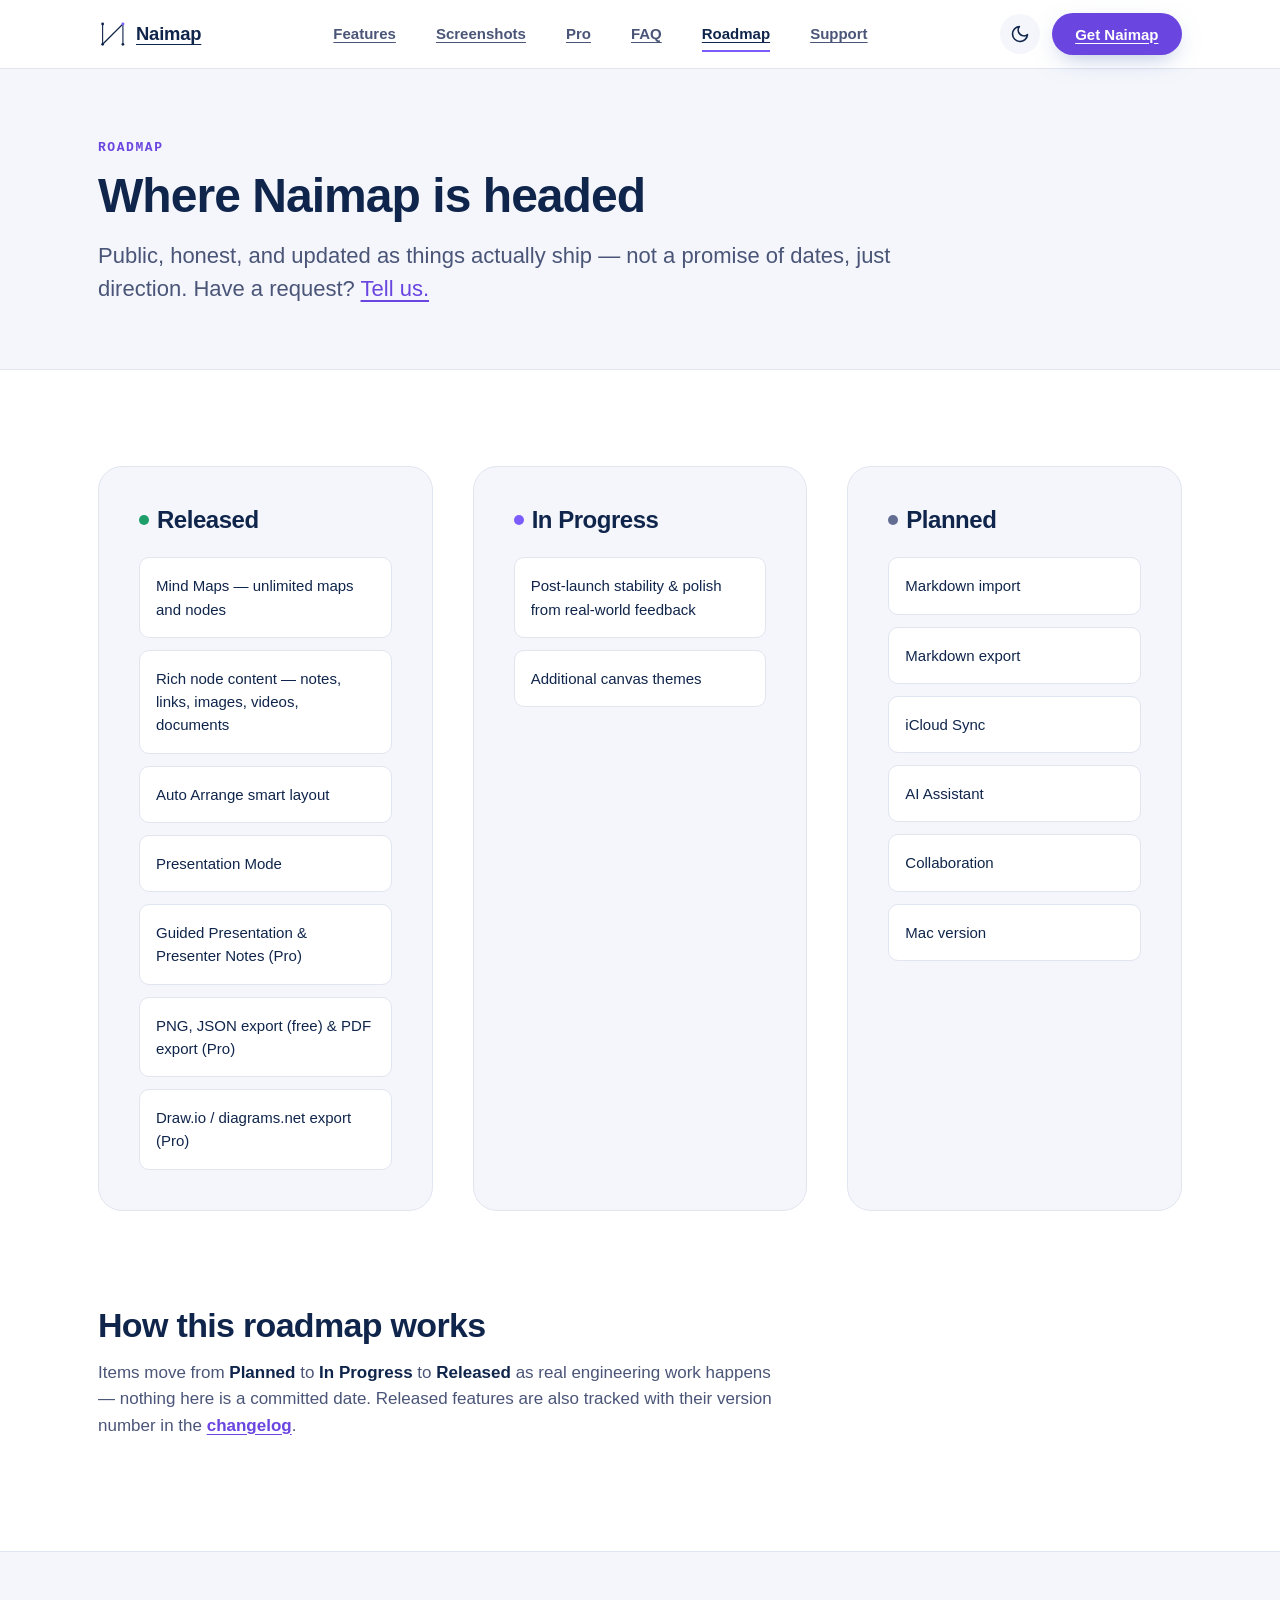
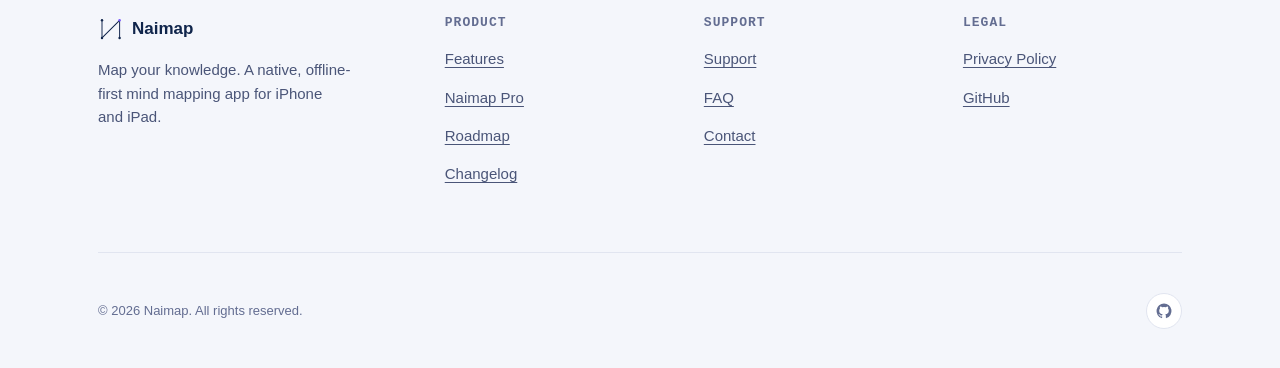
<file: roadmap.html>
<!doctype html>
<html lang="en" class="no-js">
<head>
<meta charset="utf-8">
<title>Roadmap — Naimap</title>
<meta name="viewport" content="width=device-width, initial-scale=1">
<meta name="referrer" content="strict-origin-when-cross-origin">
<meta name="author" content="Naimap">
<meta name="description" content="What's released, in progress, and planned for Naimap — including iCloud Sync, Markdown import/export, themes, and a Mac version.">
<link rel="canonical" href="https://iannetta.github.io/naimap-website/roadmap.html">
<link rel="shortcut icon" href="./favicon.ico">
<link rel="icon" type="image/svg+xml" href="./assets/images/logo/logo-symbol.svg">
<link rel="icon" href="./assets/images/icons/icon-32.png" sizes="32x32" type="image/png">
<link rel="icon" href="./assets/images/icons/icon-192.png" sizes="192x192" type="image/png">
<link rel="apple-touch-icon" href="./assets/images/icons/icon-180.png">
<link rel="manifest" href="./site.webmanifest">
<meta name="theme-color" media="(prefers-color-scheme: light)" content="#FFFFFF">
<meta name="theme-color" media="(prefers-color-scheme: dark)" content="#0A1024">
<meta property="og:type" content="website"><meta property="og:site_name" content="Naimap">
<meta property="og:title" content="Roadmap — Naimap"><meta property="og:description" content="What's next for Naimap.">
<meta property="og:url" content="https://iannetta.github.io/naimap-website/roadmap.html"><meta property="og:image" content="https://iannetta.github.io/naimap-website/assets/images/social/og-default.png">
<meta name="twitter:card" content="summary_large_image"><meta name="twitter:title" content="Roadmap — Naimap"><meta name="twitter:image" content="https://iannetta.github.io/naimap-website/assets/images/social/og-default.png">
<link rel="stylesheet" href="./assets/css/style.css">
</head>
<body>
<a class="skip-link" href="#main">Skip to content</a>
<header class="site-header">
  <div class="container nav">
    <a class="nav-brand" href="./index.html"><svg width="30" height="30" viewBox="0 0 44 44" aria-hidden="true" focusable="false"><g transform="translate(2,2) scale(0.454545) translate(-6,-7)"><line x1="16.5" y1="18.7" x2="16.5" y2="84.2" stroke="currentColor" stroke-width="3.6" stroke-linecap="round"/><line x1="82" y1="18.7" x2="82" y2="84.2" stroke="currentColor" stroke-width="3.6" stroke-linecap="round"/><line x1="16.5" y1="84.2" x2="82" y2="18.7" stroke="currentColor" stroke-width="3.88" stroke-linecap="round"/><circle cx="16.5" cy="18.7" r="4.5" fill="currentColor"/><circle cx="16.5" cy="84.2" r="4.5" fill="currentColor"/><circle cx="82" cy="84.2" r="4.5" fill="currentColor"/><circle cx="82" cy="18.7" r="4.7" fill="var(--accent)"/></g></svg> Naimap</a>
    <nav aria-label="Primary">
      <ul class="nav-links">
        <li><a href="./features.html">Features</a></li><li><a href="./index.html#screenshots">Screenshots</a></li><li><a href="./index.html#pro">Pro</a></li>
        <li><a href="./faq.html">FAQ</a></li><li><a href="./roadmap.html" aria-current="page">Roadmap</a></li><li><a href="./support.html">Support</a></li>
      </ul>
    </nav>
    <div class="nav-actions">
      <button class="theme-toggle" data-theme-toggle type="button" aria-label="Toggle dark mode">
        <svg class="icon-moon" viewBox="0 0 24 24" fill="none" stroke="currentColor" stroke-width="2" stroke-linecap="round" stroke-linejoin="round" aria-hidden="true"><path d="M21 12.79A9 9 0 1 1 11.21 3 7 7 0 0 0 21 12.79Z"/></svg>
        <svg class="icon-sun" viewBox="0 0 24 24" fill="none" stroke="currentColor" stroke-width="2" stroke-linecap="round" stroke-linejoin="round" aria-hidden="true"><circle cx="12" cy="12" r="4"/><path d="M12 2v2M12 20v2M4.93 4.93l1.41 1.41M17.66 17.66l1.41 1.41M2 12h2M20 12h2M4.93 19.07l1.41-1.41M17.66 6.34l1.41-1.41"/></svg>
      </button>
      <a class="btn btn--primary" href="./index.html#download">Get Naimap</a>
      <button class="nav-toggle" data-nav-toggle type="button" aria-expanded="false" aria-controls="nav-mobile" aria-label="Toggle menu"><span></span></button>
    </div>
  </div>
  <div class="container">
    <ul class="nav-mobile" id="nav-mobile" data-nav-mobile>
      <li><a href="./features.html">Features</a></li><li><a href="./index.html#screenshots">Screenshots</a></li><li><a href="./index.html#pro">Naimap Pro</a></li>
      <li><a href="./faq.html">FAQ</a></li><li><a href="./roadmap.html">Roadmap</a></li><li><a href="./changelog.html">Changelog</a></li>
      <li><a href="./support.html">Support</a></li><li><a href="./contact.html">Contact</a></li>
      <li><a class="btn btn--primary btn--block" href="./index.html#download">Get Naimap</a></li>
    </ul>
  </div>
</header>

<main id="main">
  <section class="page-hero">
    <div class="container">
      <p class="eyebrow">Roadmap</p>
      <h1>Where Naimap is headed</h1>
      <p class="lede">Public, honest, and updated as things actually ship — not a promise of dates, just direction. Have a request? <a href="./contact.html" style="color:var(--accent-text)">Tell us.</a></p>
    </div>
  </section>

  <section class="section">
    <div class="container">
      <h2 class="visually-hidden">Release status</h2>
      <div class="roadmap-columns">

        <div class="roadmap-col roadmap-col--released">
          <h3><span class="dot"></span> Released</h3>
          <ul class="roadmap-list">
            <li>Mind Maps — unlimited maps and nodes</li>
            <li>Rich node content — notes, links, images, videos, documents</li>
            <li>Auto Arrange smart layout</li>
            <li>Presentation Mode</li>
            <li>Guided Presentation &amp; Presenter Notes (Pro)</li>
            <li>PNG, JSON export (free) &amp; PDF export (Pro)</li>
            <li>Draw.io / diagrams.net export (Pro)</li>
          </ul>
        </div>

        <div class="roadmap-col roadmap-col--progress">
          <h3><span class="dot"></span> In Progress</h3>
          <ul class="roadmap-list">
            <li>Post-launch stability &amp; polish from real-world feedback</li>
            <li>Additional canvas themes</li>
          </ul>
        </div>

        <div class="roadmap-col roadmap-col--planned">
          <h3><span class="dot"></span> Planned</h3>
          <ul class="roadmap-list">
            <li>Markdown import</li>
            <li>Markdown export</li>
            <li>iCloud Sync</li>
            <li>AI Assistant</li>
            <li>Collaboration</li>
            <li>Mac version</li>
          </ul>
        </div>

      </div>

      <div class="prose" style="margin-top:var(--space-2xl);">
        <h2>How this roadmap works</h2>
        <p>Items move from <strong>Planned</strong> to <strong>In Progress</strong> to <strong>Released</strong> as real engineering work happens — nothing here is a committed date. Released features are also tracked with their version number in the <a href="./changelog.html">changelog</a>.</p>
      </div>
    </div>
  </section>
</main>

<footer class="site-footer">
  <div class="container">
    <div class="footer-grid">
      <div><div class="footer-brand"><svg width="26" height="26" viewBox="0 0 44 44" aria-hidden="true" focusable="false"><g transform="translate(2,2) scale(0.454545) translate(-6,-7)"><line x1="16.5" y1="18.7" x2="16.5" y2="84.2" stroke="currentColor" stroke-width="3.6" stroke-linecap="round"/><line x1="82" y1="18.7" x2="82" y2="84.2" stroke="currentColor" stroke-width="3.6" stroke-linecap="round"/><line x1="16.5" y1="84.2" x2="82" y2="18.7" stroke="currentColor" stroke-width="3.88" stroke-linecap="round"/><circle cx="16.5" cy="18.7" r="4.5" fill="currentColor"/><circle cx="16.5" cy="84.2" r="4.5" fill="currentColor"/><circle cx="82" cy="84.2" r="4.5" fill="currentColor"/><circle cx="82" cy="18.7" r="4.7" fill="var(--accent)"/></g></svg> Naimap</div><p style="color: var(--text-secondary); font-size: var(--step-small); max-width: 32ch;">Map your knowledge. A native, offline-first mind mapping app for iPhone and iPad.</p></div>
      <div class="footer-col"><h3>Product</h3><ul><li><a href="./features.html">Features</a></li><li><a href="./index.html#pro">Naimap Pro</a></li><li><a href="./roadmap.html" aria-current="page">Roadmap</a></li><li><a href="./changelog.html">Changelog</a></li></ul></div>
      <div class="footer-col"><h3>Support</h3><ul><li><a href="./support.html">Support</a></li><li><a href="./faq.html">FAQ</a></li><li><a href="./contact.html">Contact</a></li></ul></div>
      <div class="footer-col"><h3>Legal</h3><ul><li><a href="./privacy.html">Privacy Policy</a></li><li><a href="https://github.com/iannetta/naimap-website" rel="noopener">GitHub</a></li></ul></div>
    </div>
    <div class="footer-bottom">
      <span>© <span data-current-year>2026</span> Naimap. All rights reserved.</span>
      <div class="footer-social"><a href="https://github.com/iannetta/naimap-website" rel="noopener" aria-label="Naimap on GitHub"><svg viewBox="0 0 24 24" fill="currentColor" aria-hidden="true"><path d="M12 2a10 10 0 0 0-3.16 19.49c.5.09.68-.22.68-.48v-1.7c-2.78.6-3.37-1.34-3.37-1.34-.46-1.16-1.11-1.47-1.11-1.47-.91-.62.07-.6.07-.6 1 .07 1.53 1.03 1.53 1.03.89 1.52 2.34 1.08 2.91.83.09-.65.35-1.08.63-1.33-2.22-.25-4.56-1.11-4.56-4.95 0-1.09.39-1.99 1.03-2.69-.1-.25-.45-1.27.1-2.65 0 0 .84-.27 2.75 1.02a9.4 9.4 0 0 1 5 0c1.91-1.3 2.75-1.02 2.75-1.02.55 1.38.2 2.4.1 2.65.64.7 1.03 1.6 1.03 2.69 0 3.85-2.34 4.7-4.57 4.94.36.31.68.92.68 1.85v2.74c0 .27.18.58.69.48A10 10 0 0 0 12 2Z"/></svg></a></div>
    </div>
  </div>
</footer>
<script src="./assets/js/main.js" defer></script>
</body>
</html>
</file>
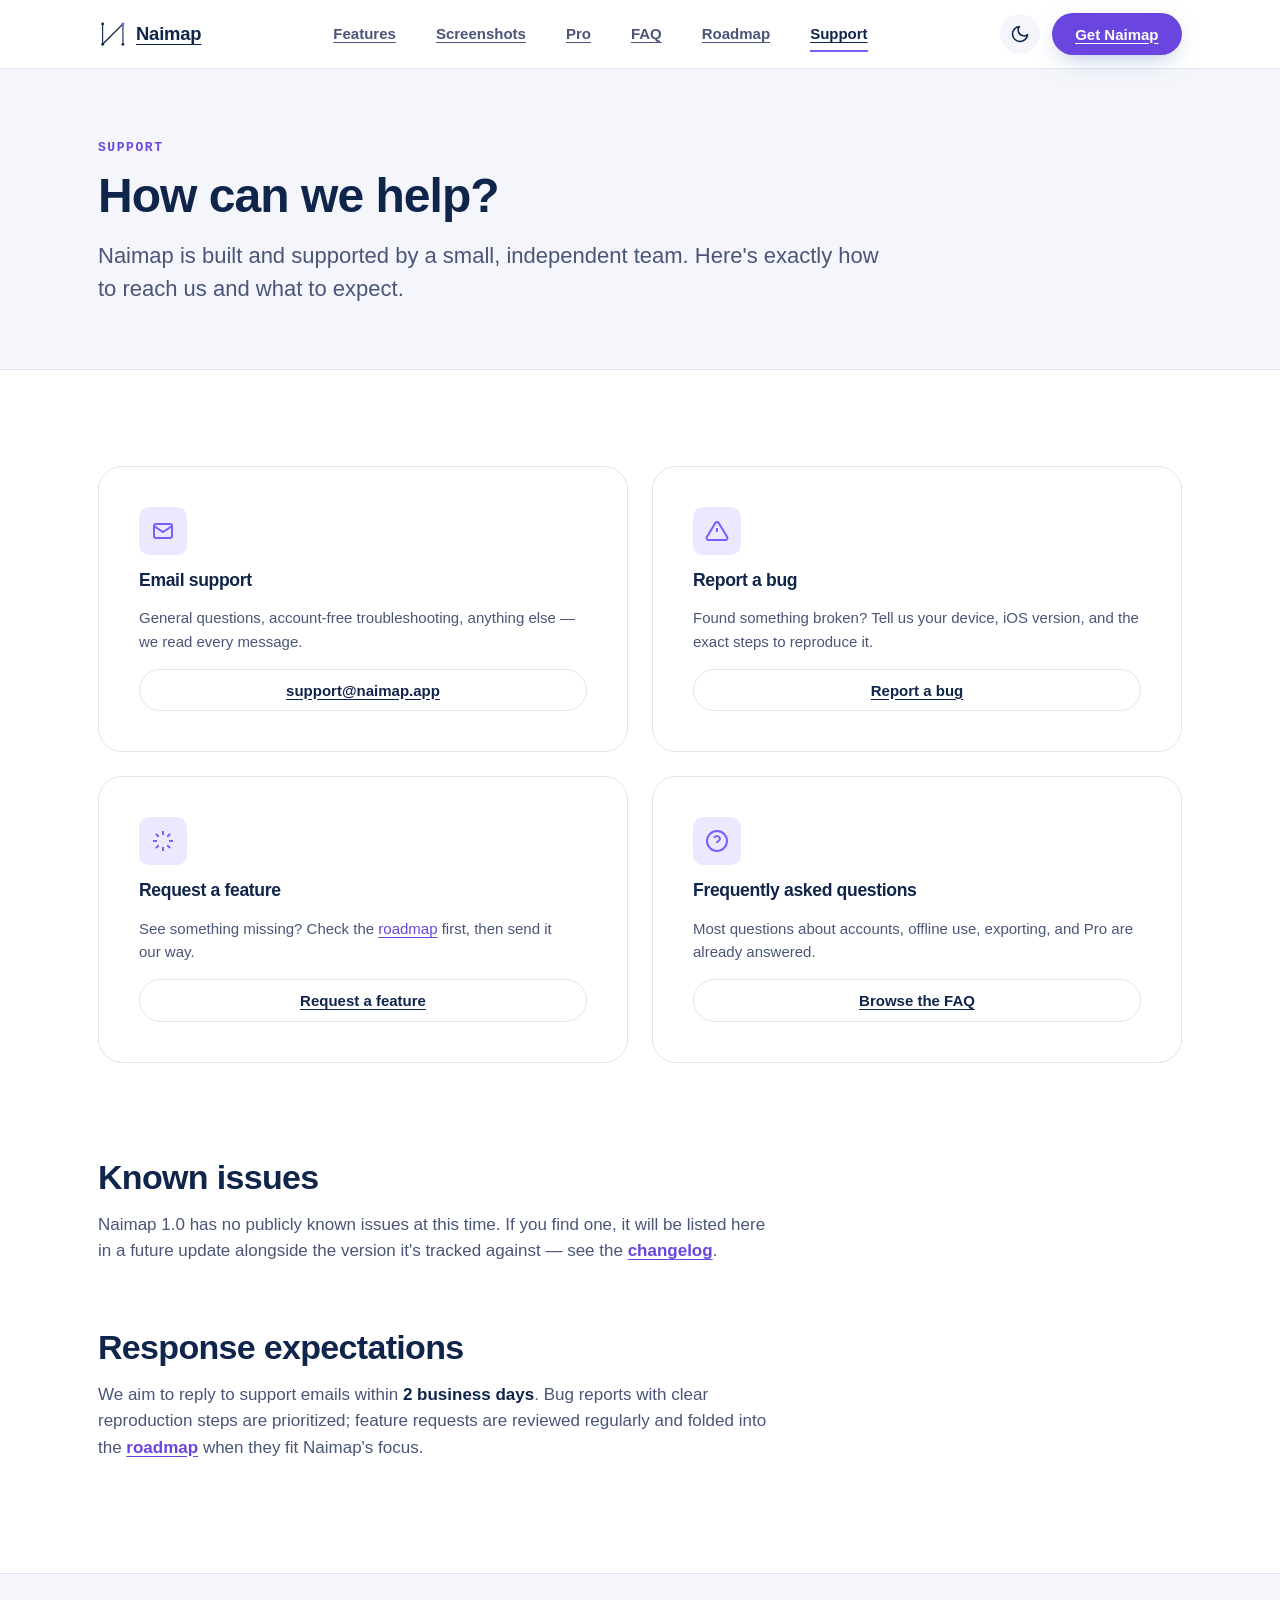
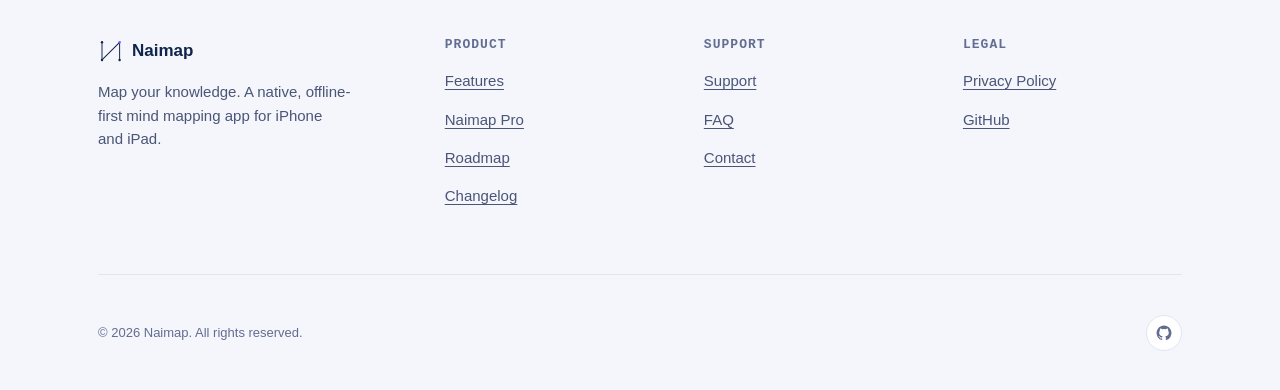
<file: support.html>
<!doctype html>
<html lang="en" class="no-js">
<head>
<meta charset="utf-8">
<title>Support — Naimap</title>
<meta name="viewport" content="width=device-width, initial-scale=1">
<meta name="referrer" content="strict-origin-when-cross-origin">
<meta name="author" content="Naimap">
<meta name="description" content="Get help with Naimap: report a bug, request a feature, read known issues, or browse the FAQ.">
<link rel="canonical" href="https://iannetta.github.io/naimap-website/support.html">
<link rel="shortcut icon" href="./favicon.ico">
<link rel="icon" type="image/svg+xml" href="./assets/images/logo/logo-symbol.svg">
<link rel="icon" href="./assets/images/icons/icon-32.png" sizes="32x32" type="image/png">
<link rel="icon" href="./assets/images/icons/icon-192.png" sizes="192x192" type="image/png">
<link rel="apple-touch-icon" href="./assets/images/icons/icon-180.png">
<link rel="manifest" href="./site.webmanifest">
<meta name="theme-color" media="(prefers-color-scheme: light)" content="#FFFFFF">
<meta name="theme-color" media="(prefers-color-scheme: dark)" content="#0A1024">
<meta property="og:type" content="website"><meta property="og:site_name" content="Naimap">
<meta property="og:title" content="Support — Naimap"><meta property="og:description" content="Get help with Naimap.">
<meta property="og:url" content="https://iannetta.github.io/naimap-website/support.html"><meta property="og:image" content="https://iannetta.github.io/naimap-website/assets/images/social/og-default.png">
<meta name="twitter:card" content="summary_large_image"><meta name="twitter:title" content="Support — Naimap"><meta name="twitter:image" content="https://iannetta.github.io/naimap-website/assets/images/social/og-default.png">
<link rel="stylesheet" href="./assets/css/style.css">
</head>
<body>
<a class="skip-link" href="#main">Skip to content</a>
<header class="site-header">
  <div class="container nav">
    <a class="nav-brand" href="./index.html"><svg width="30" height="30" viewBox="0 0 44 44" aria-hidden="true" focusable="false"><g transform="translate(2,2) scale(0.454545) translate(-6,-7)"><line x1="16.5" y1="18.7" x2="16.5" y2="84.2" stroke="currentColor" stroke-width="3.6" stroke-linecap="round"/><line x1="82" y1="18.7" x2="82" y2="84.2" stroke="currentColor" stroke-width="3.6" stroke-linecap="round"/><line x1="16.5" y1="84.2" x2="82" y2="18.7" stroke="currentColor" stroke-width="3.88" stroke-linecap="round"/><circle cx="16.5" cy="18.7" r="4.5" fill="currentColor"/><circle cx="16.5" cy="84.2" r="4.5" fill="currentColor"/><circle cx="82" cy="84.2" r="4.5" fill="currentColor"/><circle cx="82" cy="18.7" r="4.7" fill="var(--accent)"/></g></svg> Naimap</a>
    <nav aria-label="Primary">
      <ul class="nav-links">
        <li><a href="./features.html">Features</a></li>
        <li><a href="./index.html#screenshots">Screenshots</a></li>
        <li><a href="./index.html#pro">Pro</a></li>
        <li><a href="./faq.html">FAQ</a></li>
        <li><a href="./roadmap.html">Roadmap</a></li>
        <li><a href="./support.html" aria-current="page">Support</a></li>
      </ul>
    </nav>
    <div class="nav-actions">
      <button class="theme-toggle" data-theme-toggle type="button" aria-label="Toggle dark mode">
        <svg class="icon-moon" viewBox="0 0 24 24" fill="none" stroke="currentColor" stroke-width="2" stroke-linecap="round" stroke-linejoin="round" aria-hidden="true"><path d="M21 12.79A9 9 0 1 1 11.21 3 7 7 0 0 0 21 12.79Z"/></svg>
        <svg class="icon-sun" viewBox="0 0 24 24" fill="none" stroke="currentColor" stroke-width="2" stroke-linecap="round" stroke-linejoin="round" aria-hidden="true"><circle cx="12" cy="12" r="4"/><path d="M12 2v2M12 20v2M4.93 4.93l1.41 1.41M17.66 17.66l1.41 1.41M2 12h2M20 12h2M4.93 19.07l1.41-1.41M17.66 6.34l1.41-1.41"/></svg>
      </button>
      <a class="btn btn--primary" href="./index.html#download">Get Naimap</a>
      <button class="nav-toggle" data-nav-toggle type="button" aria-expanded="false" aria-controls="nav-mobile" aria-label="Toggle menu"><span></span></button>
    </div>
  </div>
  <div class="container">
    <ul class="nav-mobile" id="nav-mobile" data-nav-mobile>
      <li><a href="./features.html">Features</a></li><li><a href="./index.html#screenshots">Screenshots</a></li><li><a href="./index.html#pro">Naimap Pro</a></li>
      <li><a href="./faq.html">FAQ</a></li><li><a href="./roadmap.html">Roadmap</a></li><li><a href="./changelog.html">Changelog</a></li>
      <li><a href="./support.html">Support</a></li><li><a href="./contact.html">Contact</a></li>
      <li><a class="btn btn--primary btn--block" href="./index.html#download">Get Naimap</a></li>
    </ul>
  </div>
</header>

<main id="main">
  <section class="page-hero">
    <div class="container">
      <p class="eyebrow">Support</p>
      <h1>How can we help?</h1>
      <p class="lede">Naimap is built and supported by a small, independent team. Here's exactly how to reach us and what to expect.</p>
    </div>
  </section>

  <section class="section">
    <div class="container">
      <h2 class="visually-hidden">Ways to get help</h2>
      <div class="contact-grid">
        <div class="contact-card" data-reveal>
          <div class="feature-icon"><svg viewBox="0 0 24 24" fill="none" stroke="currentColor" stroke-width="2" aria-hidden="true"><rect x="3" y="5" width="18" height="14" rx="2"/><path d="m3 7 9 6 9-6"/></svg></div>
          <h3>Email support</h3>
          <p>General questions, account-free troubleshooting, anything else — we read every message.</p>
          <a class="btn btn--secondary" href="mailto:support@naimap.app">support@naimap.app</a>
        </div>
        <div class="contact-card" data-reveal>
          <div class="feature-icon"><svg viewBox="0 0 24 24" fill="none" stroke="currentColor" stroke-width="2" aria-hidden="true"><path d="M12 9v4M12 17h.01"/><path d="M10.3 3.9 1.8 18a2 2 0 0 0 1.7 3h17a2 2 0 0 0 1.7-3L13.7 3.9a2 2 0 0 0-3.4 0Z"/></svg></div>
          <h3>Report a bug</h3>
          <p>Found something broken? Tell us your device, iOS version, and the exact steps to reproduce it.</p>
          <a class="btn btn--secondary" href="mailto:support@naimap.app?subject=Bug%20report">Report a bug</a>
        </div>
        <div class="contact-card" data-reveal>
          <div class="feature-icon"><svg viewBox="0 0 24 24" fill="none" stroke="currentColor" stroke-width="2" aria-hidden="true"><path d="M12 2v4M12 18v4M4.9 4.9l2.8 2.8M16.3 16.3l2.8 2.8M2 12h4M18 12h4M4.9 19.1l2.8-2.8M16.3 7.7l2.8-2.8"/></svg></div>
          <h3>Request a feature</h3>
          <p>See something missing? Check the <a href="./roadmap.html" style="color:var(--accent-text)">roadmap</a> first, then send it our way.</p>
          <a class="btn btn--secondary" href="mailto:support@naimap.app?subject=Feature%20request">Request a feature</a>
        </div>
        <div class="contact-card" data-reveal>
          <div class="feature-icon"><svg viewBox="0 0 24 24" fill="none" stroke="currentColor" stroke-width="2" aria-hidden="true"><circle cx="12" cy="12" r="10"/><path d="M9.1 9a3 3 0 0 1 5.8 1c0 2-3 2-3 4M12 17h.01"/></svg></div>
          <h3>Frequently asked questions</h3>
          <p>Most questions about accounts, offline use, exporting, and Pro are already answered.</p>
          <a class="btn btn--secondary" href="./faq.html">Browse the FAQ</a>
        </div>
      </div>

      <div class="prose" style="margin-top:var(--space-2xl);">
        <h2>Known issues</h2>
        <p>Naimap 1.0 has no publicly known issues at this time. If you find one, it will be listed here in a future update alongside the version it's tracked against — see the <a href="./changelog.html">changelog</a>.</p>

        <h2>Response expectations</h2>
        <p>We aim to reply to support emails within <strong>2 business days</strong>. Bug reports with clear reproduction steps are prioritized; feature requests are reviewed regularly and folded into the <a href="./roadmap.html">roadmap</a> when they fit Naimap's focus.</p>
      </div>
    </div>
  </section>
</main>

<footer class="site-footer">
  <div class="container">
    <div class="footer-grid">
      <div><div class="footer-brand"><svg width="26" height="26" viewBox="0 0 44 44" aria-hidden="true" focusable="false"><g transform="translate(2,2) scale(0.454545) translate(-6,-7)"><line x1="16.5" y1="18.7" x2="16.5" y2="84.2" stroke="currentColor" stroke-width="3.6" stroke-linecap="round"/><line x1="82" y1="18.7" x2="82" y2="84.2" stroke="currentColor" stroke-width="3.6" stroke-linecap="round"/><line x1="16.5" y1="84.2" x2="82" y2="18.7" stroke="currentColor" stroke-width="3.88" stroke-linecap="round"/><circle cx="16.5" cy="18.7" r="4.5" fill="currentColor"/><circle cx="16.5" cy="84.2" r="4.5" fill="currentColor"/><circle cx="82" cy="84.2" r="4.5" fill="currentColor"/><circle cx="82" cy="18.7" r="4.7" fill="var(--accent)"/></g></svg> Naimap</div><p style="color: var(--text-secondary); font-size: var(--step-small); max-width: 32ch;">Map your knowledge. A native, offline-first mind mapping app for iPhone and iPad.</p></div>
      <div class="footer-col"><h3>Product</h3><ul><li><a href="./features.html">Features</a></li><li><a href="./index.html#pro">Naimap Pro</a></li><li><a href="./roadmap.html">Roadmap</a></li><li><a href="./changelog.html">Changelog</a></li></ul></div>
      <div class="footer-col"><h3>Support</h3><ul><li><a href="./support.html">Support</a></li><li><a href="./faq.html">FAQ</a></li><li><a href="./contact.html">Contact</a></li></ul></div>
      <div class="footer-col"><h3>Legal</h3><ul><li><a href="./privacy.html">Privacy Policy</a></li><li><a href="https://github.com/iannetta/naimap-website" rel="noopener">GitHub</a></li></ul></div>
    </div>
    <div class="footer-bottom">
      <span>© <span data-current-year>2026</span> Naimap. All rights reserved.</span>
      <div class="footer-social"><a href="https://github.com/iannetta/naimap-website" rel="noopener" aria-label="Naimap on GitHub"><svg viewBox="0 0 24 24" fill="currentColor" aria-hidden="true"><path d="M12 2a10 10 0 0 0-3.16 19.49c.5.09.68-.22.68-.48v-1.7c-2.78.6-3.37-1.34-3.37-1.34-.46-1.16-1.11-1.47-1.11-1.47-.91-.62.07-.6.07-.6 1 .07 1.53 1.03 1.53 1.03.89 1.52 2.34 1.08 2.91.83.09-.65.35-1.08.63-1.33-2.22-.25-4.56-1.11-4.56-4.95 0-1.09.39-1.99 1.03-2.69-.1-.25-.45-1.27.1-2.65 0 0 .84-.27 2.75 1.02a9.4 9.4 0 0 1 5 0c1.91-1.3 2.75-1.02 2.75-1.02.55 1.38.2 2.4.1 2.65.64.7 1.03 1.6 1.03 2.69 0 3.85-2.34 4.7-4.57 4.94.36.31.68.92.68 1.85v2.74c0 .27.18.58.69.48A10 10 0 0 0 12 2Z"/></svg></a></div>
    </div>
  </div>
</footer>
<script src="./assets/js/main.js" defer></script>
</body>
</html>
</file>
<file: assets/css/style.css>
/*
  Naimap — official website stylesheet.
  Design tokens are lifted directly from the shipped app icon and existing
  App Store marketing assets: Ink Navy, Signal Violet, Canvas Mist. No new
  visual identity is introduced here — see README.md.
*/

/* ---------------------------------------------------------------------- */
/* 1. Tokens                                                              */
/* ---------------------------------------------------------------------- */

:root {
  /* Brand */
  --navy: #10254B;
  --violet: #7C5CFC;
  --violet-strong: #6A45E0;
  --mist: #F4F6FB;

  /* Light theme (default) */
  --bg: #FFFFFF;
  --bg-secondary: var(--mist);
  --bg-elevated: #FFFFFF;
  --text: var(--navy);
  --text-secondary: #4A5578;
  --text-tertiary: #636D91;
  --border: #E1E5F0;
  --accent: var(--violet);
  --accent-contrast: #FFFFFF;
  /* Darker violet for small/regular-weight TEXT on light backgrounds — #7C5CFC
     itself only reaches 4.38:1 there (fails WCAG AA 4.5:1). --accent stays
     untouched for buttons/icons/borders/large headline text, which only need
     the 3:1 non-text/large-text threshold and already clear it. */
  --accent-text: var(--violet-strong);
  --btn-primary-bg: var(--violet-strong);
  --shadow-color: 220 40% 55%;
  --overlay: rgba(16, 37, 75, 0.55);

  /* Semantic */
  --success: #1E9E6B;
  --focus-ring: var(--violet);

  /* Typography */
  --font-display: -apple-system, "SF Pro Display", BlinkMacSystemFont, "Segoe UI", Roboto, Helvetica, Arial, sans-serif;
  --font-text: -apple-system, "SF Pro Text", BlinkMacSystemFont, "Segoe UI", Roboto, Helvetica, Arial, sans-serif;
  --font-mono: ui-monospace, "SF Mono", SFMono-Regular, Menlo, Consolas, monospace;

  /* Type scale (fluid, clamps between mobile and desktop) */
  --step-hero: clamp(2.5rem, 6vw + 1rem, 4.5rem);
  --step-h1: clamp(2rem, 4vw + 1rem, 3rem);
  --step-h2: clamp(1.5rem, 2.4vw + 1rem, 2.125rem);
  --step-h3: clamp(1.25rem, 1.4vw + 1rem, 1.5rem);
  --step-lede: clamp(1.125rem, 1.2vw + 1rem, 1.375rem);
  --step-body: 1.0625rem;
  --step-small: 0.9375rem;
  --step-caption: 0.8125rem;

  /* Spacing scale */
  --space-3xs: 0.25rem;
  --space-2xs: 0.5rem;
  --space-xs: 0.75rem;
  --space-sm: 1rem;
  --space-md: 1.5rem;
  --space-lg: 2.5rem;
  --space-xl: 4rem;
  --space-2xl: 6rem;
  --space-3xl: 8rem;

  /* Layout */
  --container-width: 1180px;
  --container-pad: clamp(1.25rem, 4vw, 3rem);
  --radius-sm: 10px;
  --radius-md: 16px;
  --radius-lg: 24px;
  --radius-pill: 999px;

  /* Motion */
  --ease: cubic-bezier(0.22, 1, 0.36, 1);
  --duration-fast: 150ms;
  --duration: 320ms;
  --duration-slow: 560ms;

  color-scheme: light;
}

/* Dark theme: OS preference by default, explicit toggle overrides either way */
@media (prefers-color-scheme: dark) {
  :root {
    --bg: #0A1024;
    --bg-secondary: #10152B;
    --bg-elevated: #141B37;
    --text: #F4F6FB;
    --text-secondary: #AEB6D6;
    --text-tertiary: #7C86AC;
    --border: rgba(255, 255, 255, 0.12);
    --accent: #9B85FF;
    --accent-contrast: #0A1024;
    --accent-text: #9B85FF;
    --btn-primary-bg: #9B85FF;
    --overlay: rgba(4, 8, 20, 0.65);
    color-scheme: dark;
  }
}

:root[data-theme="dark"] {
  --bg: #0A1024;
  --bg-secondary: #10152B;
  --bg-elevated: #141B37;
  --text: #F4F6FB;
  --text-secondary: #AEB6D6;
  --text-tertiary: #7C86AC;
  --border: rgba(255, 255, 255, 0.12);
  --accent: #9B85FF;
  --accent-contrast: #0A1024;
  --accent-text: #9B85FF;
  --btn-primary-bg: #9B85FF;
  --overlay: rgba(4, 8, 20, 0.65);
  color-scheme: dark;
}

:root[data-theme="light"] {
  --bg: #FFFFFF;
  --bg-secondary: var(--mist);
  --bg-elevated: #FFFFFF;
  --text: var(--navy);
  --text-secondary: #4A5578;
  --text-tertiary: #636D91;
  --border: #E1E5F0;
  --accent: var(--violet);
  --accent-contrast: #FFFFFF;
  --accent-text: var(--violet-strong);
  --btn-primary-bg: var(--violet-strong);
  --overlay: rgba(16, 37, 75, 0.55);
  color-scheme: light;
}

/* ---------------------------------------------------------------------- */
/* 2. Reset & base                                                        */
/* ---------------------------------------------------------------------- */

*, *::before, *::after { box-sizing: border-box; }
* { margin: 0; }

html {
  -webkit-text-size-adjust: 100%;
  scroll-behavior: smooth;
}

@media (prefers-reduced-motion: reduce) {
  html { scroll-behavior: auto; }
  *, *::before, *::after {
    animation-duration: 0.001ms !important;
    animation-iteration-count: 1 !important;
    transition-duration: 0.001ms !important;
    scroll-behavior: auto !important;
  }
}

body {
  font-family: var(--font-text);
  font-size: var(--step-body);
  line-height: 1.55;
  color: var(--text);
  background: var(--bg);
  -webkit-font-smoothing: antialiased;
  text-rendering: optimizeLegibility;
  transition: background-color var(--duration) var(--ease), color var(--duration) var(--ease);
  overflow-x: hidden;
}

img, picture, svg, video { display: block; max-width: 100%; height: auto; }
img { color: transparent; }

h1, h2, h3, h4 {
  font-family: var(--font-display);
  font-weight: 800;
  letter-spacing: -0.02em;
  line-height: 1.1;
  color: var(--text);
  text-wrap: balance;
}

h1 { font-size: var(--step-h1); }
h2 { font-size: var(--step-h2); }
h3 { font-size: var(--step-h3); }

p { text-wrap: pretty; }

a {
  color: inherit;
  text-decoration-color: currentColor;
  text-underline-offset: 0.2em;
}

ul, ol { padding-left: 1.25em; }

button, input, textarea, select { font: inherit; color: inherit; }
button { cursor: pointer; background: none; border: none; }

/* Visible, high-contrast focus state everywhere — never suppressed */
:focus-visible {
  outline: 2.5px solid var(--focus-ring);
  outline-offset: 3px;
  border-radius: 4px;
}

.skip-link {
  position: absolute;
  top: -100%;
  left: var(--space-sm);
  z-index: 1000;
  background: var(--btn-primary-bg);
  color: var(--accent-contrast);
  padding: var(--space-2xs) var(--space-sm);
  border-radius: var(--radius-sm);
  font-weight: 600;
  transition: top var(--duration-fast) var(--ease);
}
.skip-link:focus { top: var(--space-sm); }

.visually-hidden {
  position: absolute !important;
  width: 1px; height: 1px;
  padding: 0; margin: -1px;
  overflow: hidden;
  clip: rect(0, 0, 0, 0);
  white-space: nowrap;
  border: 0;
}

/* ---------------------------------------------------------------------- */
/* 3. Layout primitives                                                   */
/* ---------------------------------------------------------------------- */

.container {
  width: 100%;
  max-width: var(--container-width);
  margin-inline: auto;
  padding-inline: var(--container-pad);
}

.section {
  padding-block: var(--space-2xl);
}

.section--tight { padding-block: var(--space-xl); }

.section-head {
  max-width: 640px;
  margin-bottom: var(--space-xl);
}

.section-head--center { margin-inline: auto; text-align: center; }

.eyebrow {
  display: inline-flex;
  align-items: center;
  gap: var(--space-2xs);
  font-family: var(--font-mono);
  font-size: var(--step-caption);
  letter-spacing: 0.12em;
  text-transform: uppercase;
  color: var(--accent-text);
  font-weight: 600;
  margin-bottom: var(--space-sm);
}

.lede {
  font-size: var(--step-lede);
  color: var(--text-secondary);
  line-height: 1.5;
  margin-top: var(--space-sm);
}

.grid {
  display: grid;
  grid-template-columns: minmax(0, 1fr);
  gap: var(--space-lg);
}

@media (min-width: 640px) {
  .grid--2 { grid-template-columns: repeat(2, 1fr); }
}
@media (min-width: 900px) {
  .grid--3 { grid-template-columns: repeat(3, 1fr); }
  .grid--4 { grid-template-columns: repeat(2, 1fr); }
}
@media (min-width: 1180px) {
  .grid--4 { grid-template-columns: repeat(4, 1fr); }
}

/* ---------------------------------------------------------------------- */
/* 4. Buttons                                                             */
/* ---------------------------------------------------------------------- */

.btn {
  display: inline-flex;
  align-items: center;
  justify-content: center;
  gap: var(--space-2xs);
  padding: 0.85em 1.5em;
  border-radius: var(--radius-pill);
  font-weight: 700;
  font-size: var(--step-small);
  line-height: 1;
  white-space: nowrap;
  transition: transform var(--duration-fast) var(--ease), box-shadow var(--duration-fast) var(--ease), background-color var(--duration-fast) var(--ease), border-color var(--duration-fast) var(--ease);
  border: 1.5px solid transparent;
}

.btn:active { transform: scale(0.97); }

.btn--primary {
  background: var(--btn-primary-bg);
  color: var(--accent-contrast);
  box-shadow: 0 8px 24px -8px hsl(var(--shadow-color) / 0.55);
}
.btn--primary:hover { box-shadow: 0 10px 30px -6px hsl(var(--shadow-color) / 0.65); }

.btn--secondary {
  background: transparent;
  color: var(--text);
  border-color: var(--border);
}
.btn--secondary:hover { border-color: var(--accent); color: var(--accent-text); }

.btn--ghost {
  background: var(--bg-secondary);
  color: var(--text);
}
.btn--ghost:hover { background: var(--border); }

.btn--lg { padding: 1em 1.85em; font-size: var(--step-body); }

.btn--block { width: 100%; }

/* App Store badge is a real, official asset image, not a styled button */
.store-badge img { height: 48px; width: auto; display: block; }

/* ---------------------------------------------------------------------- */
/* 5. Site header / nav                                                   */
/* ---------------------------------------------------------------------- */

.site-header {
  position: sticky;
  top: 0;
  z-index: 100;
  background: color-mix(in srgb, var(--bg) 82%, transparent);
  backdrop-filter: saturate(180%) blur(16px);
  -webkit-backdrop-filter: saturate(180%) blur(16px);
  border-bottom: 1px solid var(--border);
}

.nav {
  display: flex;
  align-items: center;
  justify-content: space-between;
  gap: var(--space-md);
  height: 68px;
}

.nav-brand {
  display: flex;
  align-items: center;
  gap: var(--space-2xs);
  font-family: var(--font-display);
  font-weight: 800;
  font-size: 1.15rem;
  letter-spacing: -0.01em;
  flex: none;
}
.nav-brand svg { width: 30px; height: 30px; flex: none; }

.nav-links {
  display: none;
  align-items: center;
  gap: var(--space-lg);
  list-style: none;
  padding: 0;
  font-size: var(--step-small);
  font-weight: 600;
}

.nav-links a {
  color: var(--text-secondary);
  padding: var(--space-2xs) 0;
  border-bottom: 2px solid transparent;
  transition: color var(--duration-fast) var(--ease), border-color var(--duration-fast) var(--ease);
}
.nav-links a:hover, .nav-links a[aria-current="page"] {
  color: var(--text);
  border-color: var(--accent);
}

.nav-actions {
  display: flex;
  align-items: center;
  gap: var(--space-xs);
  flex: none;
}

.theme-toggle {
  display: grid;
  place-items: center;
  width: 40px;
  height: 40px;
  border-radius: var(--radius-pill);
  background: var(--bg-secondary);
  transition: background-color var(--duration-fast) var(--ease);
}
.theme-toggle:hover { background: var(--border); }
.theme-toggle svg { width: 20px; height: 20px; }
.theme-toggle .icon-sun { display: none; }
:root[data-theme="dark"] .theme-toggle .icon-moon { display: none; }
:root[data-theme="dark"] .theme-toggle .icon-sun { display: block; }
@media (prefers-color-scheme: dark) {
  :root:not([data-theme="light"]) .theme-toggle .icon-moon { display: none; }
  :root:not([data-theme="light"]) .theme-toggle .icon-sun { display: block; }
}

.nav-toggle {
  display: grid;
  place-items: center;
  width: 40px;
  height: 40px;
  border-radius: var(--radius-sm);
}
.nav-toggle span, .nav-toggle span::before, .nav-toggle span::after {
  content: "";
  display: block;
  width: 20px;
  height: 2px;
  background: var(--text);
  position: relative;
  transition: transform var(--duration-fast) var(--ease), opacity var(--duration-fast) var(--ease);
}
.nav-toggle span::before { position: absolute; top: -6px; }
.nav-toggle span::after { position: absolute; top: 6px; }
.nav-toggle[aria-expanded="true"] span { background: transparent; }
.nav-toggle[aria-expanded="true"] span::before { transform: translateY(6px) rotate(45deg); }
.nav-toggle[aria-expanded="true"] span::after { transform: translateY(-6px) rotate(-45deg); }

@media (min-width: 900px) {
  .nav-links { display: flex; }
  .nav-toggle { display: none; }
}

@media (max-width: 380px) {
  .nav-actions .btn--primary { display: none; }
}

.nav-mobile {
  display: none;
  flex-direction: column;
  gap: var(--space-xs);
  padding: var(--space-md) 0 var(--space-lg);
  border-top: 1px solid var(--border);
  list-style: none;
}
.nav-mobile.is-open { display: flex; }
.nav-mobile a {
  display: block;
  padding: var(--space-xs) 0;
  font-weight: 600;
  font-size: 1.05rem;
}
.nav-mobile a.btn {
  display: inline-flex;
  padding: 0.85em 1.5em;
  font-size: var(--step-small);
  margin-top: var(--space-2xs);
}
@media (min-width: 900px) {
  .nav-mobile { display: none !important; }
}

/* ---------------------------------------------------------------------- */
/* 6. Hero                                                                */
/* ---------------------------------------------------------------------- */

.hero {
  position: relative;
  padding-block: var(--space-2xl) var(--space-xl);
  overflow: hidden;
  isolation: isolate;
}

.hero-bg {
  position: absolute;
  inset: -10% -10% auto -10%;
  height: 140%;
  z-index: -1;
  background:
    radial-gradient(60% 55% at 18% 12%, color-mix(in srgb, var(--violet) 22%, transparent) 0%, transparent 70%),
    radial-gradient(50% 50% at 85% 8%, color-mix(in srgb, var(--navy) 16%, transparent) 0%, transparent 70%);
  filter: blur(0px);
}
@media (prefers-color-scheme: dark) { .hero-bg { opacity: 0.9; } }
:root[data-theme="dark"] .hero-bg { opacity: 0.9; }

.hero-bg .orb {
  position: absolute;
  border-radius: 50%;
  opacity: 0.35;
  will-change: transform;
  animation: float 22s ease-in-out infinite;
}
.hero-bg .orb--1 { width: 420px; height: 420px; top: -120px; left: -80px; background: var(--violet); animation-delay: 0s; }
.hero-bg .orb--2 { width: 340px; height: 340px; top: 40px; right: -100px; background: var(--navy); animation-delay: -8s; }
:root[data-theme="dark"] .hero-bg .orb--2 { background: #3A2E8C; }

@keyframes float {
  0%, 100% { transform: translate(0, 0) scale(1); }
  50% { transform: translate(3%, 4%) scale(1.06); }
}
@media (prefers-reduced-motion: reduce) {
  .hero-bg .orb { animation: none; }
}

.hero-grid {
  display: grid;
  grid-template-columns: minmax(0, 1fr);
  gap: var(--space-xl);
  align-items: center;
}
@media (min-width: 1024px) {
  .hero-grid { grid-template-columns: 1.05fr 1fr; gap: var(--space-2xl); }
}

.hero-content { max-width: 560px; }

.hero h1 {
  font-size: var(--step-hero);
  margin-bottom: var(--space-md);
}
.hero h1 .line { display: block; }
.hero h1 .line--accent { color: var(--accent); }

.hero-lede {
  font-size: var(--step-lede);
  color: var(--text-secondary);
  max-width: 46ch;
  margin-bottom: var(--space-lg);
}

.hero-actions {
  display: flex;
  flex-wrap: wrap;
  align-items: center;
  gap: var(--space-md);
  margin-bottom: var(--space-lg);
}

.hero-meta {
  display: flex;
  flex-wrap: wrap;
  gap: var(--space-md);
  font-size: var(--step-caption);
  color: var(--text-tertiary);
  font-family: var(--font-mono);
  letter-spacing: 0.02em;
}
.hero-meta li { display: flex; align-items: center; gap: 6px; list-style: none; }
.hero-meta svg { width: 14px; height: 14px; flex: none; color: var(--accent); }

.hero-devices {
  position: relative;
  display: flex;
  justify-content: center;
  align-items: flex-end;
  min-height: 340px;
}

.hero-devices img {
  border-radius: 22px;
  box-shadow: 0 30px 60px -20px hsl(var(--shadow-color) / 0.45);
}

.hero-devices .device-iphone {
  width: min(230px, 62vw);
  position: relative;
  z-index: 2;
  animation: rise 900ms var(--ease) both;
}

.hero-devices .device-ipad {
  width: min(360px, 78vw);
  position: absolute;
  right: 0;
  bottom: 6%;
  z-index: 1;
  opacity: 0.96;
  animation: rise 900ms var(--ease) 120ms both;
}

@keyframes rise {
  from { opacity: 0; transform: translateY(28px); }
  to { opacity: 1; transform: translateY(0); }
}
@media (prefers-reduced-motion: reduce) {
  .hero-devices img { animation: none; }
}

@media (min-width: 640px) {
  .hero-devices { min-height: 420px; }
}

/* ---------------------------------------------------------------------- */
/* 7. Feature cards                                                       */
/* ---------------------------------------------------------------------- */

.feature-card {
  padding: var(--space-lg);
  border-radius: var(--radius-lg);
  background: var(--bg-secondary);
  border: 1px solid var(--border);
  transition: transform var(--duration) var(--ease), box-shadow var(--duration) var(--ease), border-color var(--duration) var(--ease);
}
.feature-card:hover {
  transform: translateY(-4px);
  border-color: color-mix(in srgb, var(--accent) 40%, var(--border));
  box-shadow: 0 20px 40px -24px hsl(var(--shadow-color) / 0.5);
}
@media (prefers-reduced-motion: reduce) {
  .feature-card:hover { transform: none; }
}

.feature-icon {
  width: 48px;
  height: 48px;
  display: grid;
  place-items: center;
  border-radius: var(--radius-sm);
  background: color-mix(in srgb, var(--accent) 14%, transparent);
  color: var(--accent);
  margin-bottom: var(--space-md);
}
.feature-icon svg { width: 24px; height: 24px; }

.feature-card h3 { margin-bottom: var(--space-2xs); font-size: 1.15rem; }
.feature-card p { color: var(--text-secondary); font-size: var(--step-small); }

/* Reveal-on-scroll (progressive enhancement; JS adds .is-visible) */
[data-reveal] {
  opacity: 0;
  transform: translateY(18px);
  transition: opacity var(--duration-slow) var(--ease), transform var(--duration-slow) var(--ease);
}
[data-reveal].is-visible { opacity: 1; transform: translateY(0); }
.no-js [data-reveal] { opacity: 1; transform: none; transition: none; }
@media (prefers-reduced-motion: reduce) {
  [data-reveal] { opacity: 1; transform: none; transition: none; }
}

/* ---------------------------------------------------------------------- */
/* 8. Screenshot gallery                                                  */
/* ---------------------------------------------------------------------- */

.gallery-tabs {
  display: inline-flex;
  padding: 4px;
  border-radius: var(--radius-pill);
  background: var(--bg-secondary);
  border: 1px solid var(--border);
  margin-bottom: var(--space-lg);
}
.gallery-tab {
  padding: 0.6em 1.4em;
  border-radius: var(--radius-pill);
  font-weight: 700;
  font-size: var(--step-small);
  color: var(--text-secondary);
}
.gallery-tab[aria-selected="true"] {
  background: var(--bg);
  color: var(--text);
  box-shadow: 0 2px 10px -4px hsl(var(--shadow-color) / 0.4);
}

.gallery-track {
  display: flex;
  gap: var(--space-md);
  overflow-x: auto;
  scroll-snap-type: x mandatory;
  padding-bottom: var(--space-sm);
  margin: 0 calc(var(--container-pad) * -1);
  padding-inline: var(--container-pad);
  scrollbar-width: thin;
}
.gallery-track[hidden] { display: none; }

.gallery-item {
  flex: none;
  width: min(260px, 62vw);
  scroll-snap-align: start;
}
.gallery-item.gallery-item--wide { width: min(420px, 82vw); }

.gallery-item button {
  display: block;
  width: 100%;
  border-radius: var(--radius-md);
  overflow: hidden;
  border: 1px solid var(--border);
  background: var(--bg-secondary);
}
.gallery-item img {
  width: 100%;
  transition: transform var(--duration-slow) var(--ease);
}
.gallery-item button:hover img { transform: scale(1.03); }
.gallery-item figcaption {
  margin-top: var(--space-2xs);
  font-size: var(--step-caption);
  color: var(--text-secondary);
  text-align: center;
}

/* Lightbox */
.lightbox {
  position: fixed;
  inset: 0;
  z-index: 1000;
  display: none;
  align-items: center;
  justify-content: center;
  padding: var(--space-lg);
  background: var(--overlay);
  backdrop-filter: blur(6px);
  -webkit-backdrop-filter: blur(6px);
}
.lightbox.is-open { display: flex; }
.lightbox img {
  max-height: 88vh;
  max-width: min(560px, 90vw);
  border-radius: var(--radius-md);
  box-shadow: 0 40px 80px -20px rgba(0,0,0,0.5);
}
.lightbox-close {
  position: absolute;
  top: var(--space-md);
  right: var(--space-md);
  width: 44px; height: 44px;
  display: grid; place-items: center;
  border-radius: var(--radius-pill);
  background: rgba(255,255,255,0.12);
  color: #fff;
}
.lightbox-nav {
  position: absolute;
  top: 50%;
  transform: translateY(-50%);
  width: 48px; height: 48px;
  display: grid; place-items: center;
  border-radius: var(--radius-pill);
  background: rgba(255,255,255,0.12);
  color: #fff;
}
.lightbox-nav--prev { left: var(--space-md); }
.lightbox-nav--next { right: var(--space-md); }

/* ---------------------------------------------------------------------- */
/* 9. Pro / pricing panel                                                 */
/* ---------------------------------------------------------------------- */

.pro-panel {
  border-radius: var(--radius-lg);
  padding: var(--space-2xl) var(--space-lg);
  background: linear-gradient(145deg, var(--navy), #1B1E4A 55%, #2C1E5C);
  color: #F4F6FB;
  position: relative;
  overflow: hidden;
}
.pro-panel::before {
  content: "";
  position: absolute;
  inset: 0;
  background: radial-gradient(60% 80% at 85% 0%, rgba(124,92,252,0.35), transparent 70%);
}
.pro-panel > * { position: relative; }

.pro-grid {
  display: grid;
  grid-template-columns: minmax(0, 1fr);
  gap: var(--space-xl);
}
@media (min-width: 900px) {
  .pro-grid { grid-template-columns: 1fr 1fr; align-items: center; }
}

.pro-badge {
  display: inline-flex;
  align-items: center;
  gap: 6px;
  padding: 0.4em 0.9em;
  border-radius: var(--radius-pill);
  background: rgba(124,92,252,0.28);
  border: 1px solid rgba(124,92,252,0.6);
  font-family: var(--font-mono);
  font-size: var(--step-caption);
  letter-spacing: 0.08em;
  text-transform: uppercase;
  margin-bottom: var(--space-md);
}

.pro-panel h2 { color: #fff; margin-bottom: var(--space-sm); }
.pro-panel .lede { color: rgba(244,246,251,0.78); }

.pro-list { list-style: none; padding: 0; margin: var(--space-lg) 0 0; display: grid; grid-template-columns: minmax(0, 1fr); gap: var(--space-sm); }
.pro-list li { display: flex; gap: var(--space-xs); align-items: flex-start; }
.pro-list svg { width: 20px; height: 20px; flex: none; margin-top: 3px; color: #9B85FF; }

.pro-price-card {
  background: rgba(255,255,255,0.06);
  border: 1px solid rgba(255,255,255,0.14);
  border-radius: var(--radius-md);
  padding: var(--space-lg);
  backdrop-filter: blur(8px);
}
.pro-price-card .price { font-size: 2.5rem; font-weight: 800; font-family: var(--font-display); }
.pro-price-card .price-note { color: rgba(244,246,251,0.65); font-size: var(--step-small); margin-bottom: var(--space-md); }

/* ---------------------------------------------------------------------- */
/* 10. Privacy section                                                    */
/* ---------------------------------------------------------------------- */

.privacy-grid {
  display: grid;
  grid-template-columns: minmax(0, 1fr);
  gap: var(--space-md);
}
@media (min-width: 700px) {
  .privacy-grid { grid-template-columns: repeat(2, 1fr); }
}
.privacy-item {
  display: flex;
  gap: var(--space-sm);
  padding: var(--space-md);
  border-radius: var(--radius-md);
  border: 1px solid var(--border);
}
.privacy-item svg { width: 26px; height: 26px; flex: none; color: var(--accent); }
.privacy-item h3 { font-size: 1.05rem; margin-bottom: 4px; }
.privacy-item p { color: var(--text-secondary); font-size: var(--step-small); }

/* ---------------------------------------------------------------------- */
/* 11. Testimonials                                                       */
/* ---------------------------------------------------------------------- */

.testimonial-card {
  padding: var(--space-lg);
  border-radius: var(--radius-lg);
  background: var(--bg);
  border: 1px solid var(--border);
  display: flex;
  flex-direction: column;
  gap: var(--space-sm);
  height: 100%;
}
.testimonial-card .stars { color: var(--accent-text); letter-spacing: 2px; font-size: 0.9rem; }
.testimonial-card blockquote { font-size: var(--step-small); color: var(--text); line-height: 1.6; }
.testimonial-card cite {
  font-style: normal;
  font-size: var(--step-caption);
  color: var(--text-tertiary);
  display: flex;
  align-items: center;
  gap: var(--space-xs);
}
.testimonial-avatar {
  width: 32px; height: 32px;
  border-radius: 50%;
  background: var(--bg-secondary);
  display: grid; place-items: center;
  font-weight: 700;
  color: var(--accent-text);
  font-size: 0.8rem;
}

/* ---------------------------------------------------------------------- */
/* 12. FAQ / accordion                                                    */
/* ---------------------------------------------------------------------- */

.accordion { border-top: 1px solid var(--border); }
.accordion-item { border-bottom: 1px solid var(--border); }
.accordion-trigger {
  width: 100%;
  display: flex;
  align-items: center;
  justify-content: space-between;
  gap: var(--space-md);
  padding: var(--space-md) 0;
  text-align: left;
  font-weight: 700;
  font-size: 1.02rem;
}
.accordion-trigger svg {
  width: 20px; height: 20px; flex: none;
  transition: transform var(--duration) var(--ease);
  color: var(--accent);
}
.accordion-trigger[aria-expanded="true"] svg { transform: rotate(45deg); }
.accordion-panel {
  display: grid;
  grid-template-columns: minmax(0, 1fr);
  grid-template-rows: 0fr;
  transition: grid-template-rows var(--duration) var(--ease);
}
.accordion-panel > div { overflow: hidden; }
.accordion-item.is-open .accordion-panel { grid-template-rows: 1fr; }
.accordion-panel p, .accordion-panel ul {
  color: var(--text-secondary);
  padding-bottom: var(--space-md);
  max-width: 68ch;
}

/* ---------------------------------------------------------------------- */
/* 13. Footer                                                             */
/* ---------------------------------------------------------------------- */

.site-footer {
  border-top: 1px solid var(--border);
  padding-block: var(--space-xl) var(--space-lg);
  background: var(--bg-secondary);
}
.footer-grid {
  display: grid;
  grid-template-columns: minmax(0, 1fr);
  gap: var(--space-lg);
  margin-bottom: var(--space-xl);
}
@media (min-width: 700px) {
  .footer-grid { grid-template-columns: 1.4fr repeat(3, 1fr); }
}
.footer-brand { display: flex; align-items: center; gap: var(--space-2xs); font-family: var(--font-display); font-weight: 800; margin-bottom: var(--space-sm); }
.footer-brand svg { width: 26px; height: 26px; flex: none; }
.footer-col h3 {
  font-family: var(--font-mono);
  font-size: var(--step-caption);
  text-transform: uppercase;
  letter-spacing: 0.08em;
  color: var(--text-tertiary);
  margin-bottom: var(--space-sm);
  font-weight: 700;
}
.footer-col ul { list-style: none; padding: 0; display: grid; grid-template-columns: minmax(0, 1fr); gap: var(--space-xs); }
.footer-col a { color: var(--text-secondary); font-size: var(--step-small); }
.footer-col a:hover { color: var(--accent-text); }
.footer-bottom {
  display: flex;
  flex-wrap: wrap;
  gap: var(--space-sm);
  justify-content: space-between;
  align-items: center;
  padding-top: var(--space-lg);
  border-top: 1px solid var(--border);
  font-size: var(--step-caption);
  color: var(--text-tertiary);
}
.footer-social { display: flex; gap: var(--space-sm); }
.footer-social a { display: grid; place-items: center; width: 36px; height: 36px; border-radius: var(--radius-pill); background: var(--bg); border: 1px solid var(--border); }
.footer-social svg { width: 18px; height: 18px; }

/* ---------------------------------------------------------------------- */
/* 14. Generic content page layout (features/support/privacy/faq/etc.)    */
/* ---------------------------------------------------------------------- */

.page-hero {
  padding-block: var(--space-xl);
  border-bottom: 1px solid var(--border);
  background: var(--bg-secondary);
}
.page-hero .eyebrow { margin-bottom: var(--space-xs); }
.page-hero p.lede { max-width: 65ch; }

.prose { max-width: 72ch; }
.prose h2 { margin-top: var(--space-xl); margin-bottom: var(--space-sm); }
.prose h2:first-child { margin-top: 0; }
.prose h3 { margin-top: var(--space-lg); margin-bottom: var(--space-2xs); }
.prose p, .prose li { color: var(--text-secondary); margin-bottom: var(--space-sm); }
.prose strong { color: var(--text); }
.prose a { color: var(--accent-text); font-weight: 600; }
.prose a:hover { text-decoration: underline; }
.prose ul, .prose ol { margin-bottom: var(--space-md); }
.updated-badge {
  display: inline-block;
  font-family: var(--font-mono);
  font-size: var(--step-caption);
  color: var(--text-tertiary);
  background: var(--bg-secondary);
  border: 1px solid var(--border);
  padding: 0.3em 0.8em;
  border-radius: var(--radius-pill);
  margin-bottom: var(--space-md);
}

.toc {
  border: 1px solid var(--border);
  border-radius: var(--radius-md);
  padding: var(--space-md);
  margin-bottom: var(--space-xl);
}
.toc h2 { font-size: 0.95rem; margin-bottom: var(--space-xs); }
.toc ol { list-style: decimal; padding-left: 1.2em; margin: 0; columns: 1; font-size: var(--step-small); }
@media (min-width: 640px) { .toc ol { columns: 2; gap: var(--space-lg); } }
.toc a { color: var(--text-secondary); }
.toc a:hover { color: var(--accent-text); }

/* Feature detail rows (features.html) */
.feature-detail {
  display: grid;
  grid-template-columns: minmax(0, 1fr);
  gap: var(--space-lg);
  align-items: center;
  padding-block: var(--space-2xl);
  border-bottom: 1px solid var(--border);
}
.feature-detail:last-child { border-bottom: none; }
@media (min-width: 900px) {
  .feature-detail { grid-template-columns: 1fr 1fr; gap: var(--space-2xl); }
  .feature-detail--reverse .feature-detail-media { order: 2; }
}
.feature-detail-media img {
  border-radius: var(--radius-lg);
  border: 1px solid var(--border);
  box-shadow: 0 30px 60px -30px hsl(var(--shadow-color) / 0.4);
}
.feature-detail-body .badge-row { display: flex; gap: var(--space-2xs); flex-wrap: wrap; margin: var(--space-md) 0; }
.pill {
  display: inline-flex;
  align-items: center;
  padding: 0.3em 0.9em;
  border-radius: var(--radius-pill);
  font-size: var(--step-caption);
  font-weight: 700;
  border: 1px solid var(--border);
  color: var(--text-secondary);
}
.pill--free { color: var(--success); border-color: color-mix(in srgb, var(--success) 40%, var(--border)); }
.pill--pro { color: var(--accent-text); border-color: color-mix(in srgb, var(--accent) 45%, var(--border)); background: color-mix(in srgb, var(--accent) 10%, transparent); }
.pill--soon { color: var(--text-tertiary); }

/* Roadmap */
.roadmap-columns { display: grid; grid-template-columns: minmax(0, 1fr); gap: var(--space-lg); }
@media (min-width: 900px) { .roadmap-columns { grid-template-columns: repeat(3, 1fr); } }
.roadmap-col { border: 1px solid var(--border); border-radius: var(--radius-lg); padding: var(--space-lg); background: var(--bg-secondary); }
.roadmap-col h3 { display: flex; align-items: center; gap: var(--space-2xs); margin-bottom: var(--space-md); }
.roadmap-col .dot { width: 10px; height: 10px; border-radius: 50%; }
.roadmap-col--released .dot { background: var(--success); }
.roadmap-col--progress .dot { background: var(--accent); }
.roadmap-col--planned .dot { background: var(--text-tertiary); }
.roadmap-list { list-style: none; padding: 0; display: grid; grid-template-columns: minmax(0, 1fr); gap: var(--space-xs); }
.roadmap-list li {
  padding: var(--space-sm);
  border-radius: var(--radius-sm);
  background: var(--bg);
  border: 1px solid var(--border);
  font-size: var(--step-small);
}

/* Changelog */
.changelog-entry { padding-block: var(--space-xl); border-bottom: 1px solid var(--border); }
.changelog-entry:last-child { border-bottom: none; }
.changelog-version { display: flex; align-items: baseline; gap: var(--space-sm); flex-wrap: wrap; margin-bottom: var(--space-2xs); }
.changelog-version h2 { margin: 0; }
.changelog-date { font-family: var(--font-mono); color: var(--text-tertiary); font-size: var(--step-small); }

/* Contact / support cards */
.contact-grid { display: grid; grid-template-columns: minmax(0, 1fr); gap: var(--space-md); }
@media (min-width: 700px) { .contact-grid { grid-template-columns: repeat(2, 1fr); } }
.contact-card {
  padding: var(--space-lg);
  border: 1px solid var(--border);
  border-radius: var(--radius-lg);
  display: flex;
  flex-direction: column;
  gap: var(--space-sm);
}
.contact-card .feature-icon { margin-bottom: 0; }
.contact-card h3 { font-size: 1.1rem; }
.contact-card p { color: var(--text-secondary); font-size: var(--step-small); flex: 1; }

/* 404 */
.error-page {
  min-height: 60vh;
  display: grid;
  place-items: center;
  text-align: center;
  padding-block: var(--space-2xl);
}
.error-code {
  font-family: var(--font-mono);
  font-size: clamp(4rem, 12vw, 7rem);
  font-weight: 800;
  color: var(--accent);
  line-height: 1;
}

/* Back to top */
.back-to-top {
  position: fixed;
  right: var(--space-md);
  bottom: var(--space-md);
  width: 46px; height: 46px;
  border-radius: 50%;
  background: var(--accent);
  color: var(--accent-contrast);
  display: none;
  place-items: center;
  box-shadow: 0 10px 24px -8px hsl(var(--shadow-color) / 0.6);
  z-index: 90;
}
.back-to-top.is-visible { display: grid; }
.back-to-top svg { width: 20px; height: 20px; }

/* ---------------------------------------------------------------------- */
/* 15. Print                                                              */
/* ---------------------------------------------------------------------- */

@media print {
  * { animation: none !important; transition: none !important; box-shadow: none !important; }
  html, body { background: #fff; }
  body { color: #000; }
  .site-header, .nav-mobile, .back-to-top, .lightbox, .hero-bg, .theme-toggle,
  .nav-toggle, .gallery-tabs, .store-badge, .skip-link, [data-reveal] { display: none !important; }
  [data-reveal] { opacity: 1 !important; transform: none !important; }
  a { color: #000; text-decoration: underline; }
  a[href^="http"]::after, a[href^="mailto:"]::after {
    content: " (" attr(href) ")";
    font-size: 0.8em;
    font-weight: 400;
  }
  .hero-devices, .gallery-track, .testimonial-card .stars { display: none !important; }
  .accordion-panel { display: block !important; grid-template-rows: none !important; }
  .accordion-panel > div { overflow: visible !important; }
  .accordion-trigger svg { display: none; }
  .container { max-width: 100%; padding-inline: 0; }
  .section { padding-block: var(--space-md); }
  h1, h2, h3 { break-after: avoid; }
  img { max-width: 100% !important; }
  .site-footer { border-top: 1px solid #999; }
  .footer-social, .back-to-top { display: none !important; }
}
</file>
